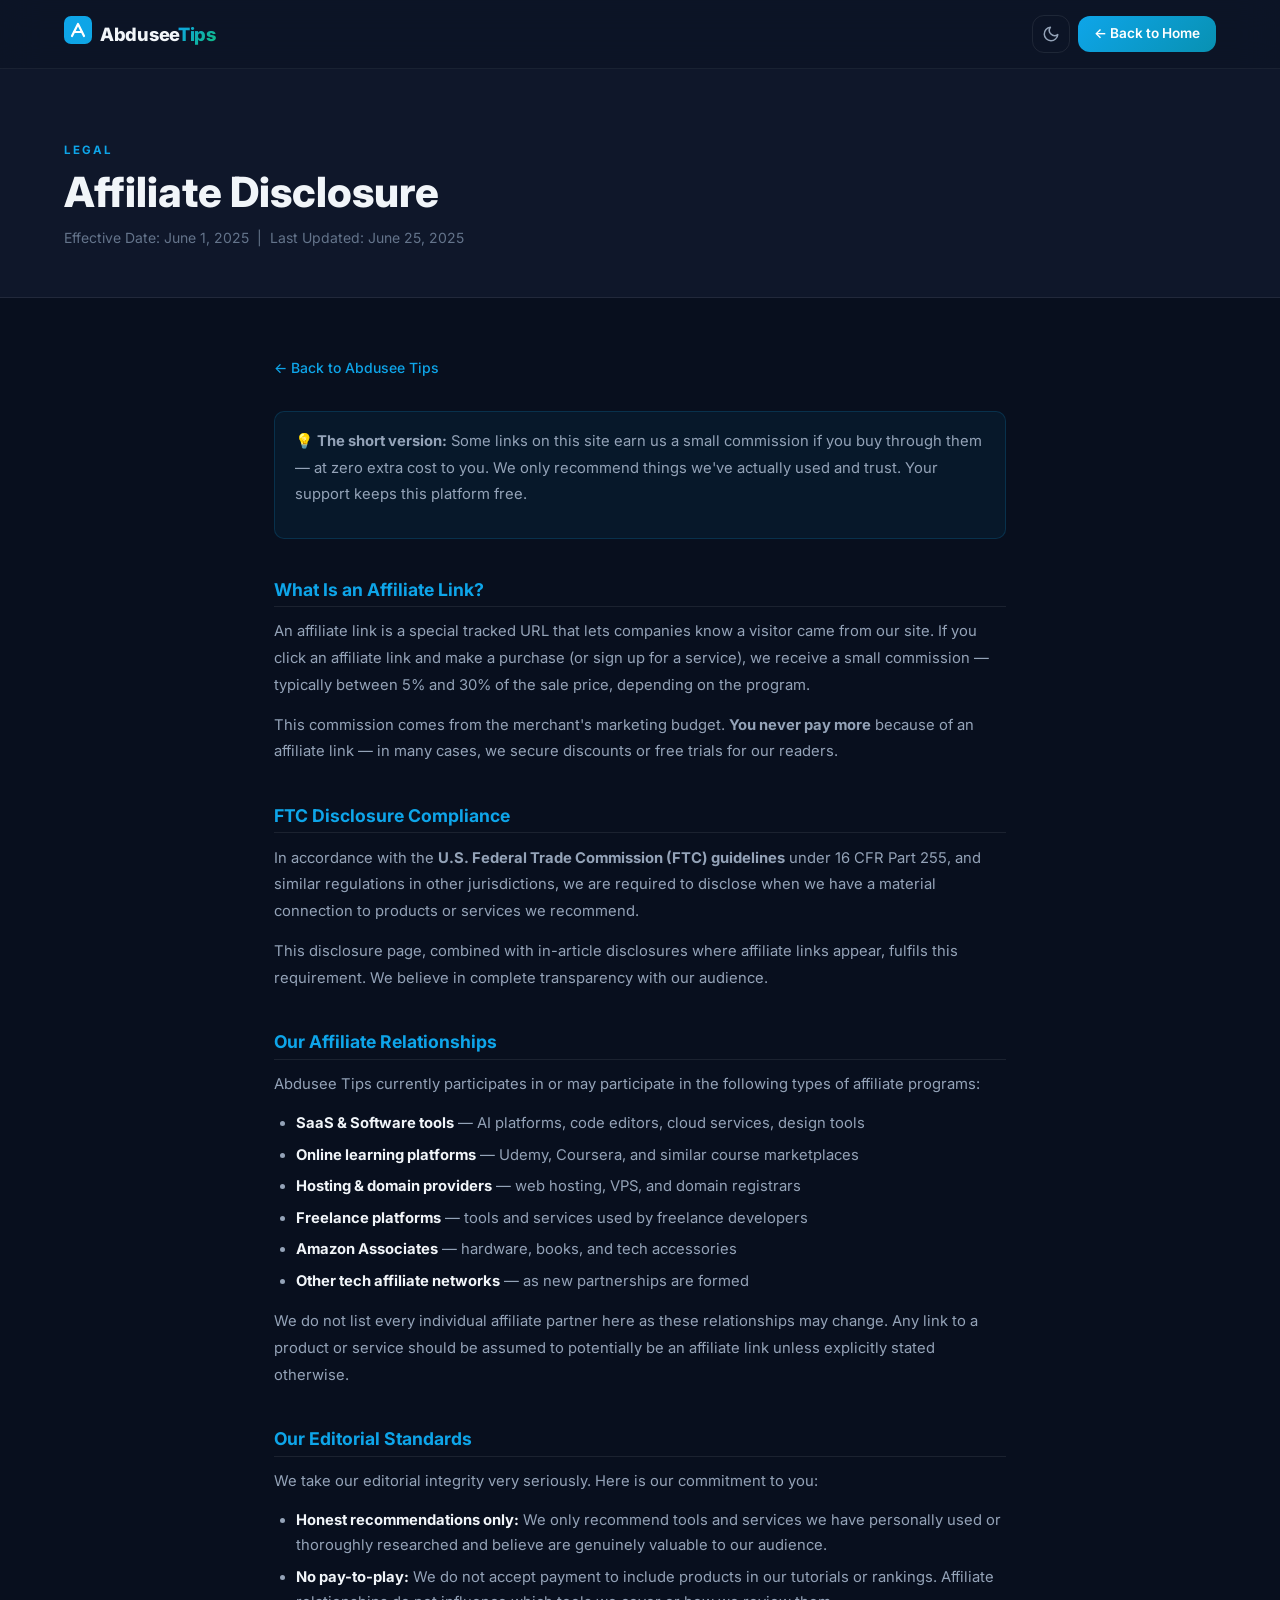
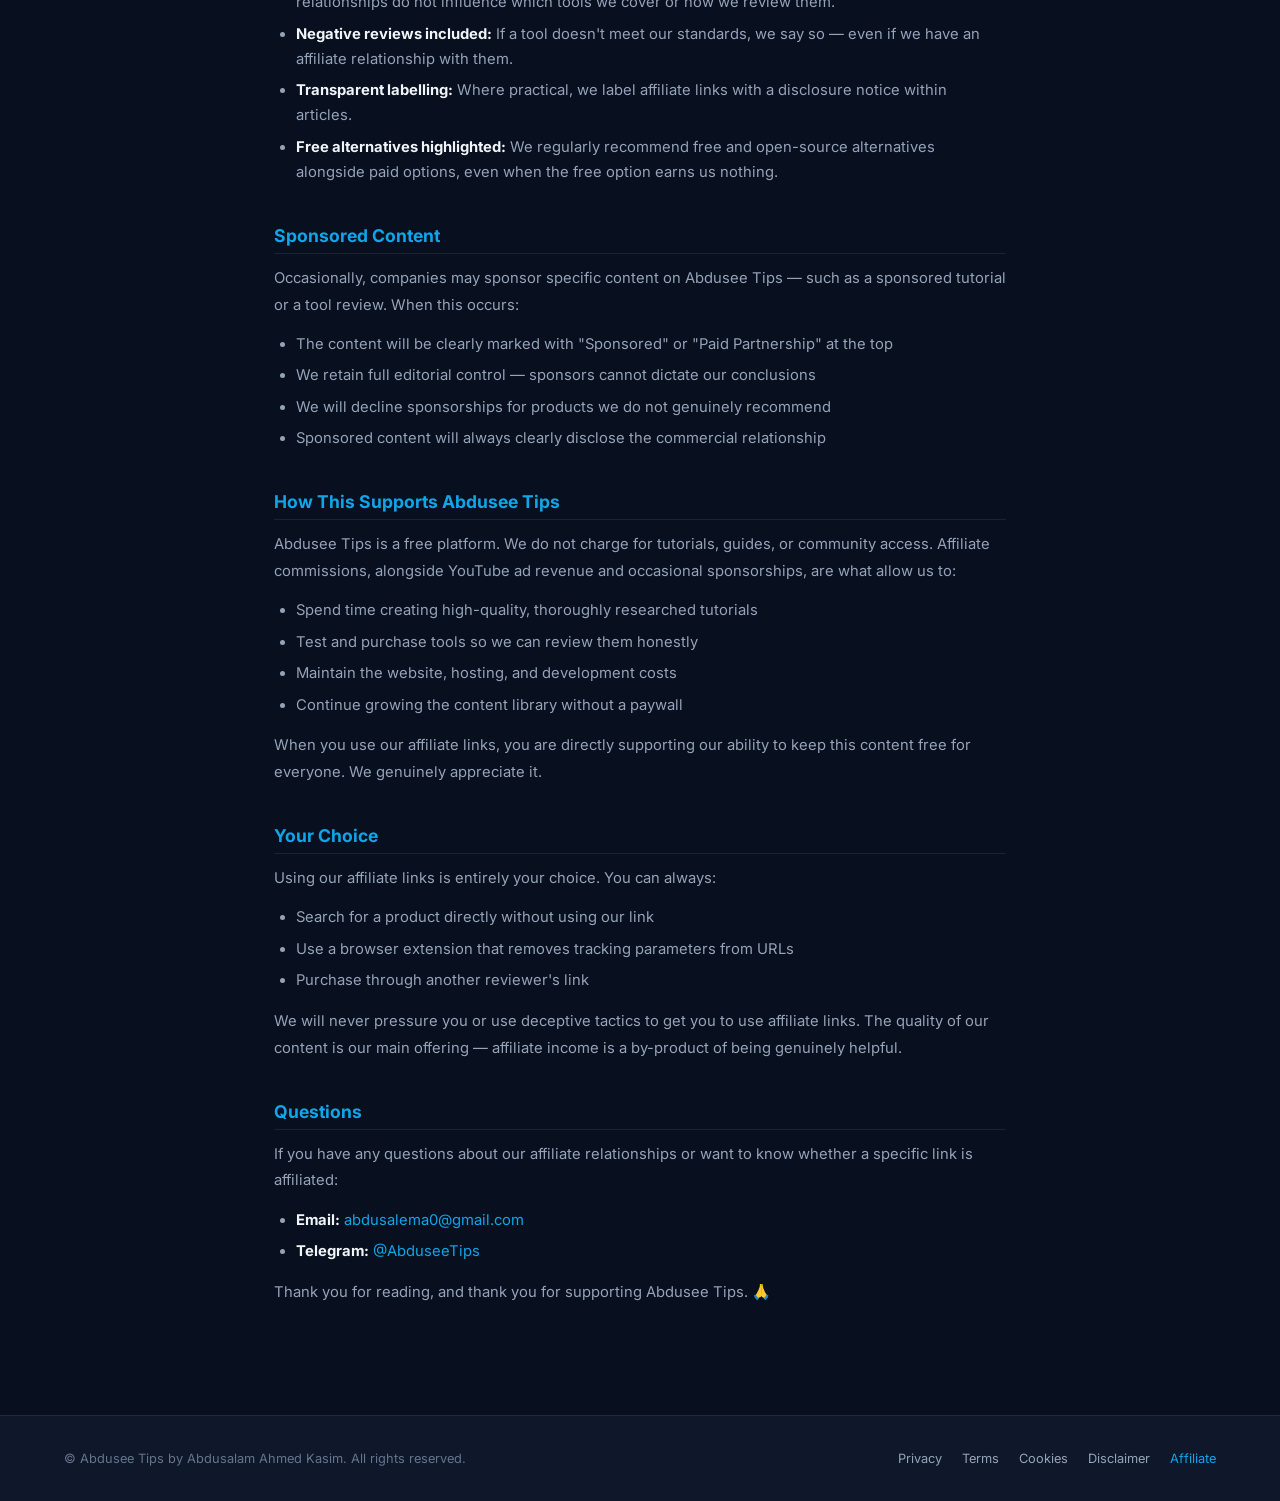
<file: affiliate.html>
<!DOCTYPE html>
<html lang="en" data-theme="dark">
<head>
  <meta charset="UTF-8" />
  <meta name="viewport" content="width=device-width, initial-scale=1.0" />
  <title>Affiliate Disclosure – Abdusee Tips</title>
  <meta name="description" content="Affiliate Disclosure for Abdusee Tips. Learn how we use affiliate links and how it supports our free content." />
  <meta name="robots" content="index, follow" />
  <link rel="canonical" href="https://abduseeTips.com/affiliate.html" />
  <link rel="manifest" href="manifest.json" />
  <link href="https://fonts.googleapis.com/css2?family=Inter:wght@300;400;500;600;700;800&display=swap" rel="stylesheet" />
  <link rel="stylesheet" href="style.css" />
  <link rel="stylesheet" href="legal.css" />
</head>
<body>

  <div id="scrollProgress" aria-hidden="true"></div>

  <header id="navbar" role="banner">
    <nav class="nav-container" aria-label="Main navigation">
      <a href="index.html" class="nav-logo" aria-label="Abdusee Tips – Home">
        <div class="logo-mark">
          <svg width="28" height="28" viewBox="0 0 28 28" fill="none"><rect width="28" height="28" rx="7" fill="url(#lg1)"/><path d="M8 20L14 8L20 20" stroke="white" stroke-width="2.2" stroke-linecap="round" stroke-linejoin="round"/><path d="M10 16H18" stroke="white" stroke-width="2.2" stroke-linecap="round"/><defs><linearGradient id="lg1" x1="0" y1="0" x2="28" y2="28"><stop offset="0%" stop-color="#0ea5e9"/><stop offset="100%" stop-color="#10b981"/></linearGradient></defs></svg>
        </div>
        <span class="logo-text">Abdusee<span class="logo-accent">Tips</span></span>
      </a>
      <div class="nav-actions">
        <button class="nav-icon-btn" id="themeToggle" aria-label="Toggle theme" aria-pressed="false">
          <svg class="icon-moon" width="18" height="18" viewBox="0 0 24 24" fill="none" stroke="currentColor" stroke-width="2" stroke-linecap="round" stroke-linejoin="round"><path d="M21 12.79A9 9 0 1 1 11.21 3 7 7 0 0 0 21 12.79z"/></svg>
          <svg class="icon-sun" width="18" height="18" viewBox="0 0 24 24" fill="none" stroke="currentColor" stroke-width="2" stroke-linecap="round" stroke-linejoin="round" style="display:none"><circle cx="12" cy="12" r="5"/><line x1="12" y1="1" x2="12" y2="3"/><line x1="12" y1="21" x2="12" y2="23"/><line x1="4.22" y1="4.22" x2="5.64" y2="5.64"/><line x1="18.36" y1="18.36" x2="19.78" y2="19.78"/><line x1="1" y1="12" x2="3" y2="12"/><line x1="21" y1="12" x2="23" y2="12"/><line x1="4.22" y1="19.78" x2="5.64" y2="18.36"/><line x1="18.36" y1="5.64" x2="19.78" y2="4.22"/></svg>
        </button>
        <a href="index.html" class="btn-primary" style="padding:.5rem 1rem;font-size:.85rem">← Back to Home</a>
      </div>
    </nav>
  </header>

  <main>
    <div class="legal-hero">
      <div class="container">
        <p class="legal-eyebrow">Legal</p>
        <h1>Affiliate Disclosure</h1>
        <p class="legal-meta">Effective Date: June 1, 2025 &nbsp;|&nbsp; Last Updated: June 25, 2025</p>
      </div>
    </div>

    <div class="legal-body container">
      <a href="index.html" class="back-link">← Back to Abdusee Tips</a>

      <div class="info-box">
        <p>💡 <strong>The short version:</strong> Some links on this site earn us a small commission if you buy through them — at zero extra cost to you. We only recommend things we've actually used and trust. Your support keeps this platform free.</p>
      </div>

      <h2 id="a1">What Is an Affiliate Link?</h2>
      <p>An affiliate link is a special tracked URL that lets companies know a visitor came from our site. If you click an affiliate link and make a purchase (or sign up for a service), we receive a small commission — typically between 5% and 30% of the sale price, depending on the program.</p>
      <p>This commission comes from the merchant's marketing budget. <strong>You never pay more</strong> because of an affiliate link — in many cases, we secure discounts or free trials for our readers.</p>

      <h2 id="a2">FTC Disclosure Compliance</h2>
      <p>In accordance with the <strong>U.S. Federal Trade Commission (FTC) guidelines</strong> under 16 CFR Part 255, and similar regulations in other jurisdictions, we are required to disclose when we have a material connection to products or services we recommend.</p>
      <p>This disclosure page, combined with in-article disclosures where affiliate links appear, fulfils this requirement. We believe in complete transparency with our audience.</p>

      <h2 id="a3">Our Affiliate Relationships</h2>
      <p>Abdusee Tips currently participates in or may participate in the following types of affiliate programs:</p>
      <ul>
        <li><strong>SaaS &amp; Software tools</strong> — AI platforms, code editors, cloud services, design tools</li>
        <li><strong>Online learning platforms</strong> — Udemy, Coursera, and similar course marketplaces</li>
        <li><strong>Hosting &amp; domain providers</strong> — web hosting, VPS, and domain registrars</li>
        <li><strong>Freelance platforms</strong> — tools and services used by freelance developers</li>
        <li><strong>Amazon Associates</strong> — hardware, books, and tech accessories</li>
        <li><strong>Other tech affiliate networks</strong> — as new partnerships are formed</li>
      </ul>
      <p>We do not list every individual affiliate partner here as these relationships may change. Any link to a product or service should be assumed to potentially be an affiliate link unless explicitly stated otherwise.</p>

      <h2 id="a4">Our Editorial Standards</h2>
      <p>We take our editorial integrity very seriously. Here is our commitment to you:</p>
      <ul>
        <li><strong>Honest recommendations only:</strong> We only recommend tools and services we have personally used or thoroughly researched and believe are genuinely valuable to our audience.</li>
        <li><strong>No pay-to-play:</strong> We do not accept payment to include products in our tutorials or rankings. Affiliate relationships do not influence which tools we cover or how we review them.</li>
        <li><strong>Negative reviews included:</strong> If a tool doesn't meet our standards, we say so — even if we have an affiliate relationship with them.</li>
        <li><strong>Transparent labelling:</strong> Where practical, we label affiliate links with a disclosure notice within articles.</li>
        <li><strong>Free alternatives highlighted:</strong> We regularly recommend free and open-source alternatives alongside paid options, even when the free option earns us nothing.</li>
      </ul>

      <h2 id="a5">Sponsored Content</h2>
      <p>Occasionally, companies may sponsor specific content on Abdusee Tips — such as a sponsored tutorial or a tool review. When this occurs:</p>
      <ul>
        <li>The content will be clearly marked with "Sponsored" or "Paid Partnership" at the top</li>
        <li>We retain full editorial control — sponsors cannot dictate our conclusions</li>
        <li>We will decline sponsorships for products we do not genuinely recommend</li>
        <li>Sponsored content will always clearly disclose the commercial relationship</li>
      </ul>

      <h2 id="a6">How This Supports Abdusee Tips</h2>
      <p>Abdusee Tips is a free platform. We do not charge for tutorials, guides, or community access. Affiliate commissions, alongside YouTube ad revenue and occasional sponsorships, are what allow us to:</p>
      <ul>
        <li>Spend time creating high-quality, thoroughly researched tutorials</li>
        <li>Test and purchase tools so we can review them honestly</li>
        <li>Maintain the website, hosting, and development costs</li>
        <li>Continue growing the content library without a paywall</li>
      </ul>
      <p>When you use our affiliate links, you are directly supporting our ability to keep this content free for everyone. We genuinely appreciate it.</p>

      <h2 id="a7">Your Choice</h2>
      <p>Using our affiliate links is entirely your choice. You can always:</p>
      <ul>
        <li>Search for a product directly without using our link</li>
        <li>Use a browser extension that removes tracking parameters from URLs</li>
        <li>Purchase through another reviewer's link</li>
      </ul>
      <p>We will never pressure you or use deceptive tactics to get you to use affiliate links. The quality of our content is our main offering — affiliate income is a by-product of being genuinely helpful.</p>

      <h2 id="a8">Questions</h2>
      <p>If you have any questions about our affiliate relationships or want to know whether a specific link is affiliated:</p>
      <ul>
        <li><strong>Email:</strong> <a href="mailto:abdusalema0@gmail.com">abdusalema0@gmail.com</a></li>
        <li><strong>Telegram:</strong> <a href="https://t.me/AbduseeTips" target="_blank" rel="noopener noreferrer">@AbduseeTips</a></li>
      </ul>
      <p>Thank you for reading, and thank you for supporting Abdusee Tips. 🙏</p>
    </div>
  </main>

  <footer class="site-footer" role="contentinfo">
    <div class="container">
      <div class="footer-legal-bar">
        <p>&copy; <span id="footerYear"></span> Abdusee Tips by Abdusalam Ahmed Kasim. All rights reserved.</p>
        <div class="footer-legal-links">
          <a href="privacy.html">Privacy</a>
          <a href="terms.html">Terms</a>
          <a href="cookies.html">Cookies</a>
          <a href="disclaimer.html">Disclaimer</a>
          <a href="affiliate.html" style="color:var(--accent)">Affiliate</a>
        </div>
      </div>
    </div>
  </footer>

  <button class="back-to-top" id="backToTop" aria-label="Back to top">
    <svg width="20" height="20" viewBox="0 0 24 24" fill="none" stroke="currentColor" stroke-width="2.5" stroke-linecap="round" stroke-linejoin="round" aria-hidden="true"><polyline points="18 15 12 9 6 15"/></svg>
  </button>

  <script src="script.js"></script>
</body>
</html>
</file>
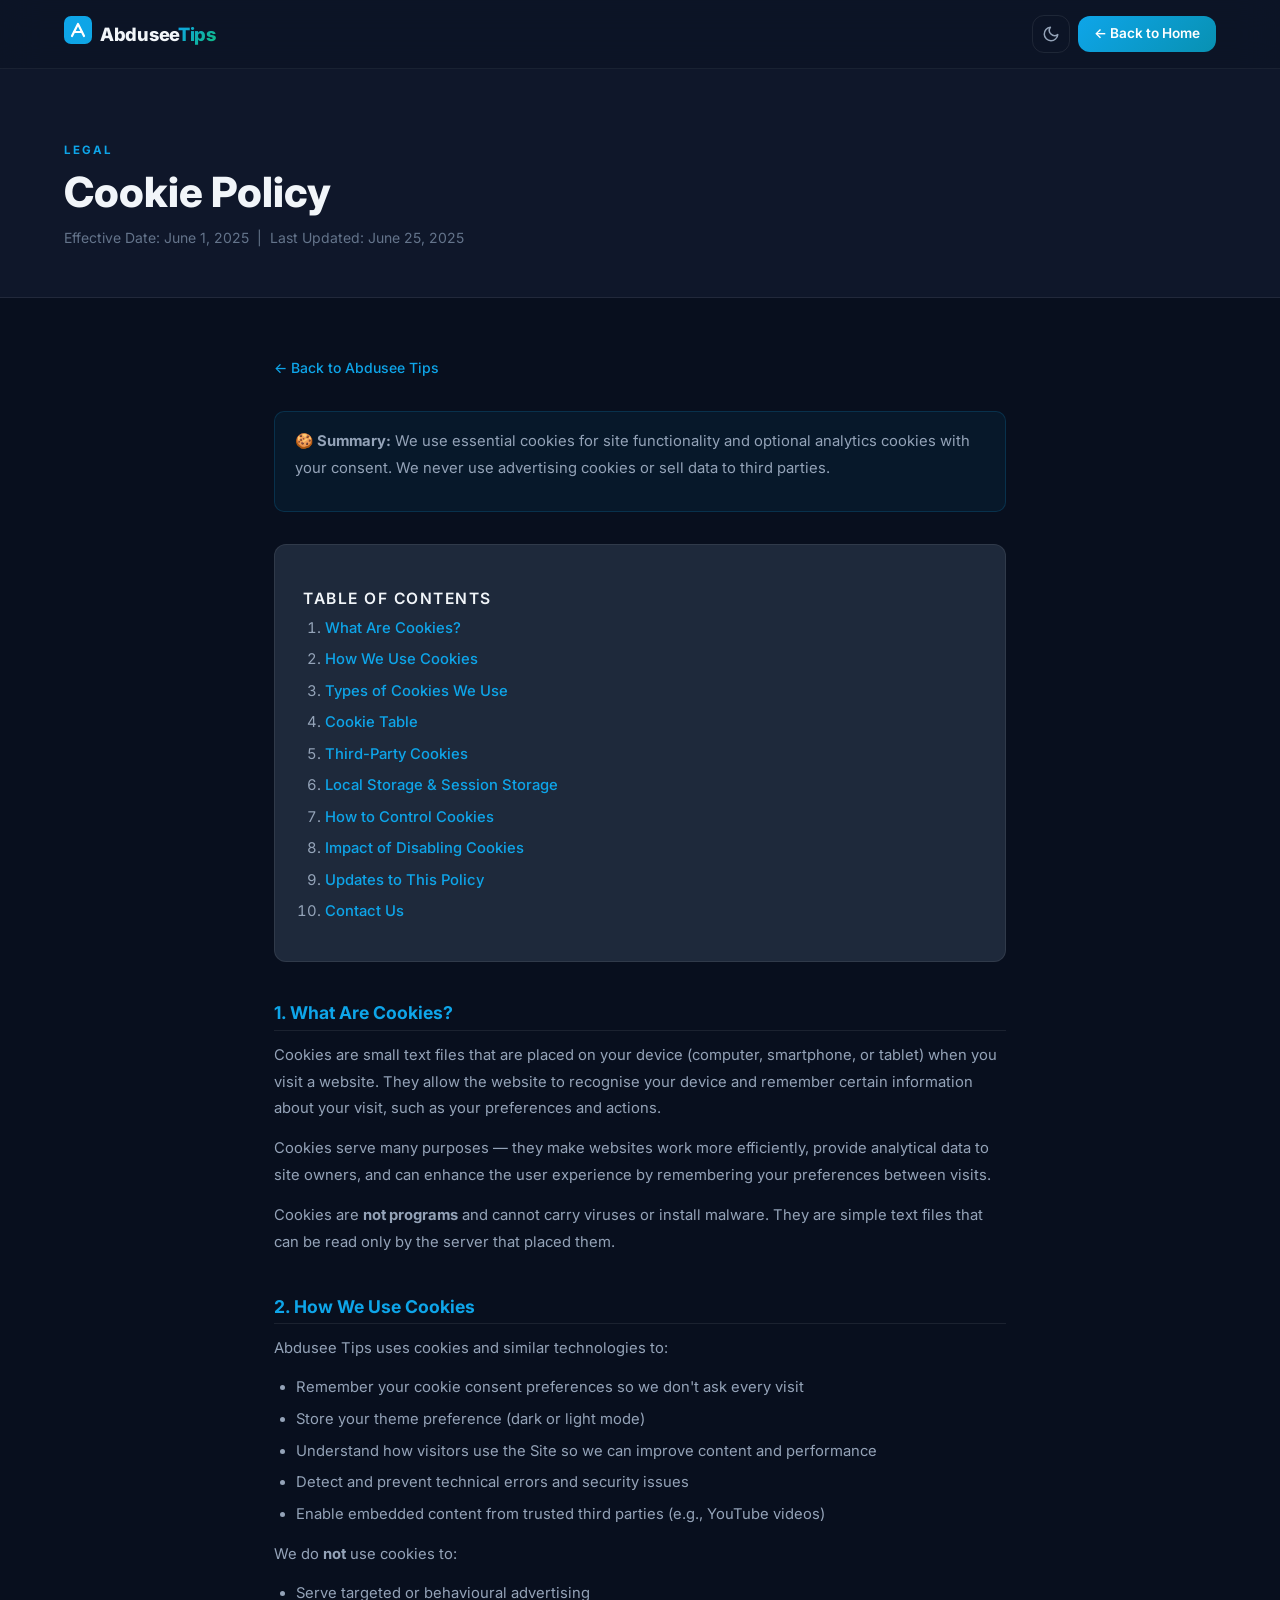
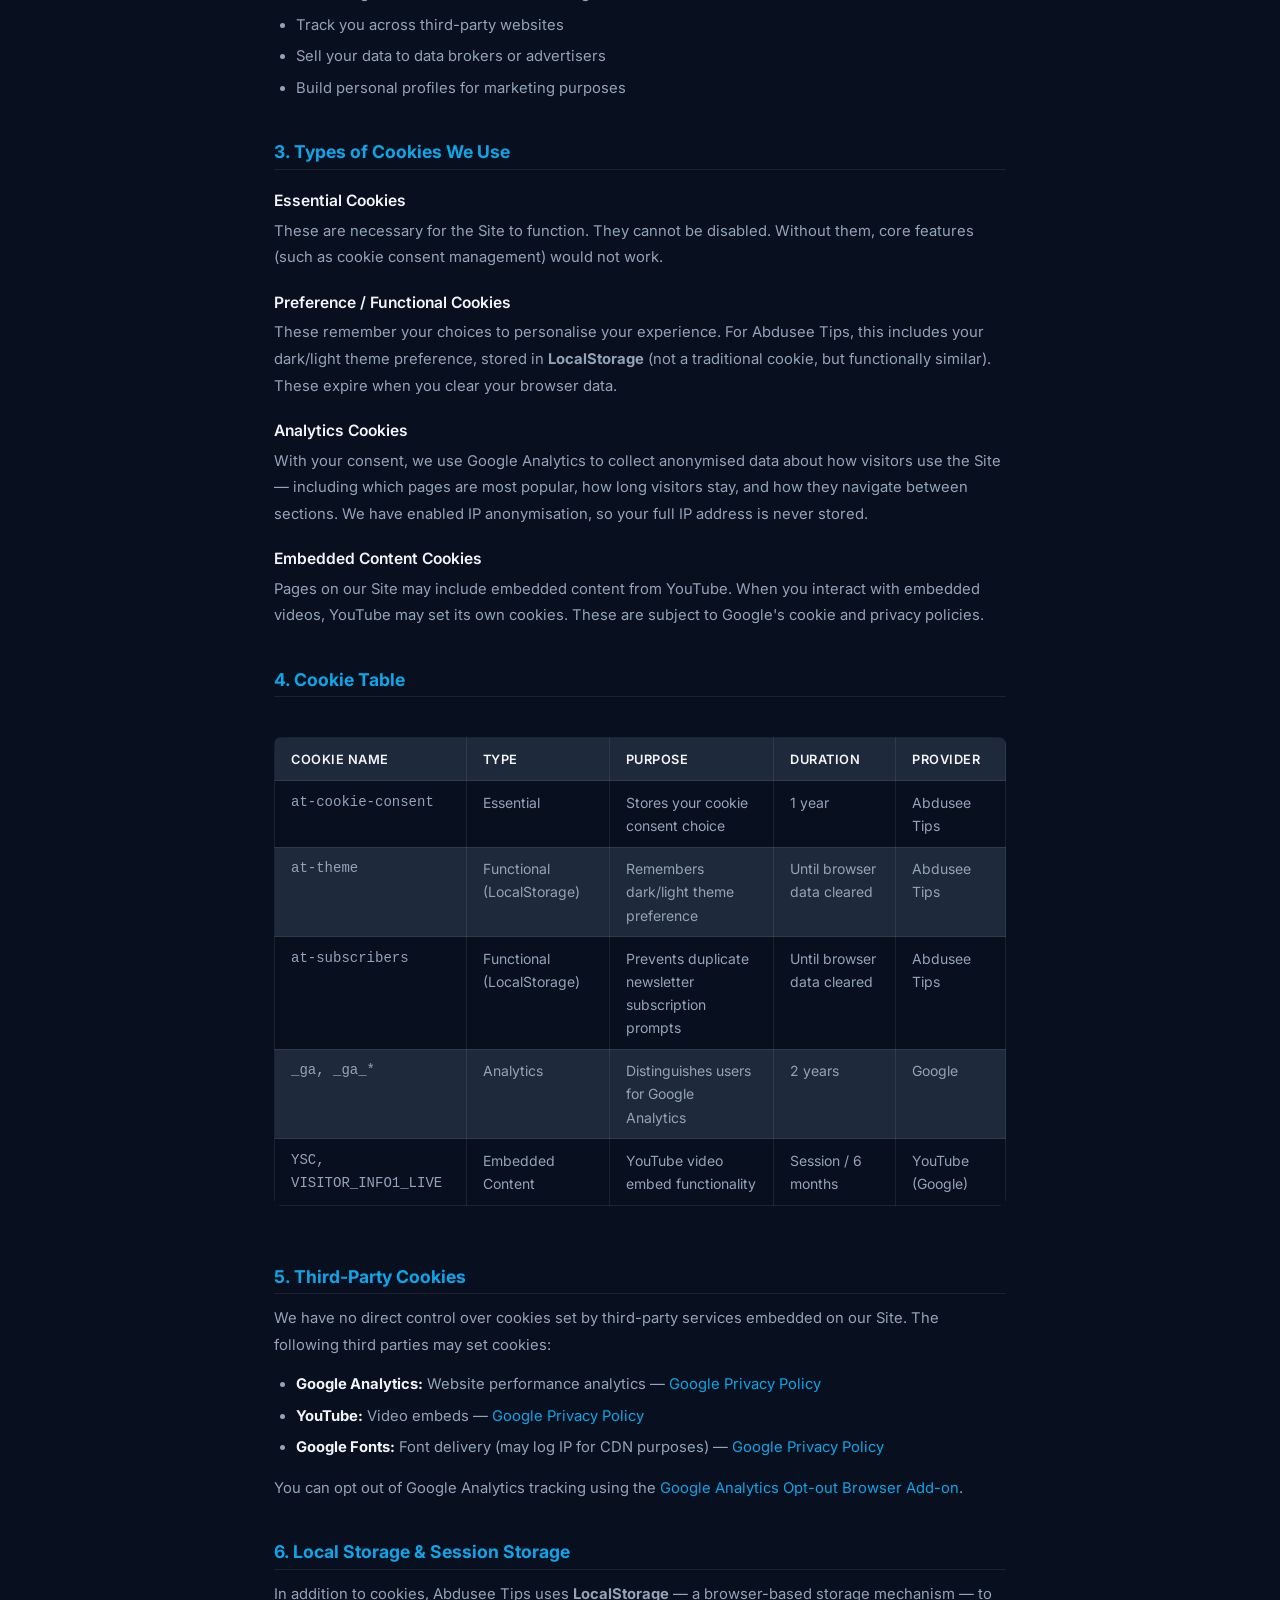
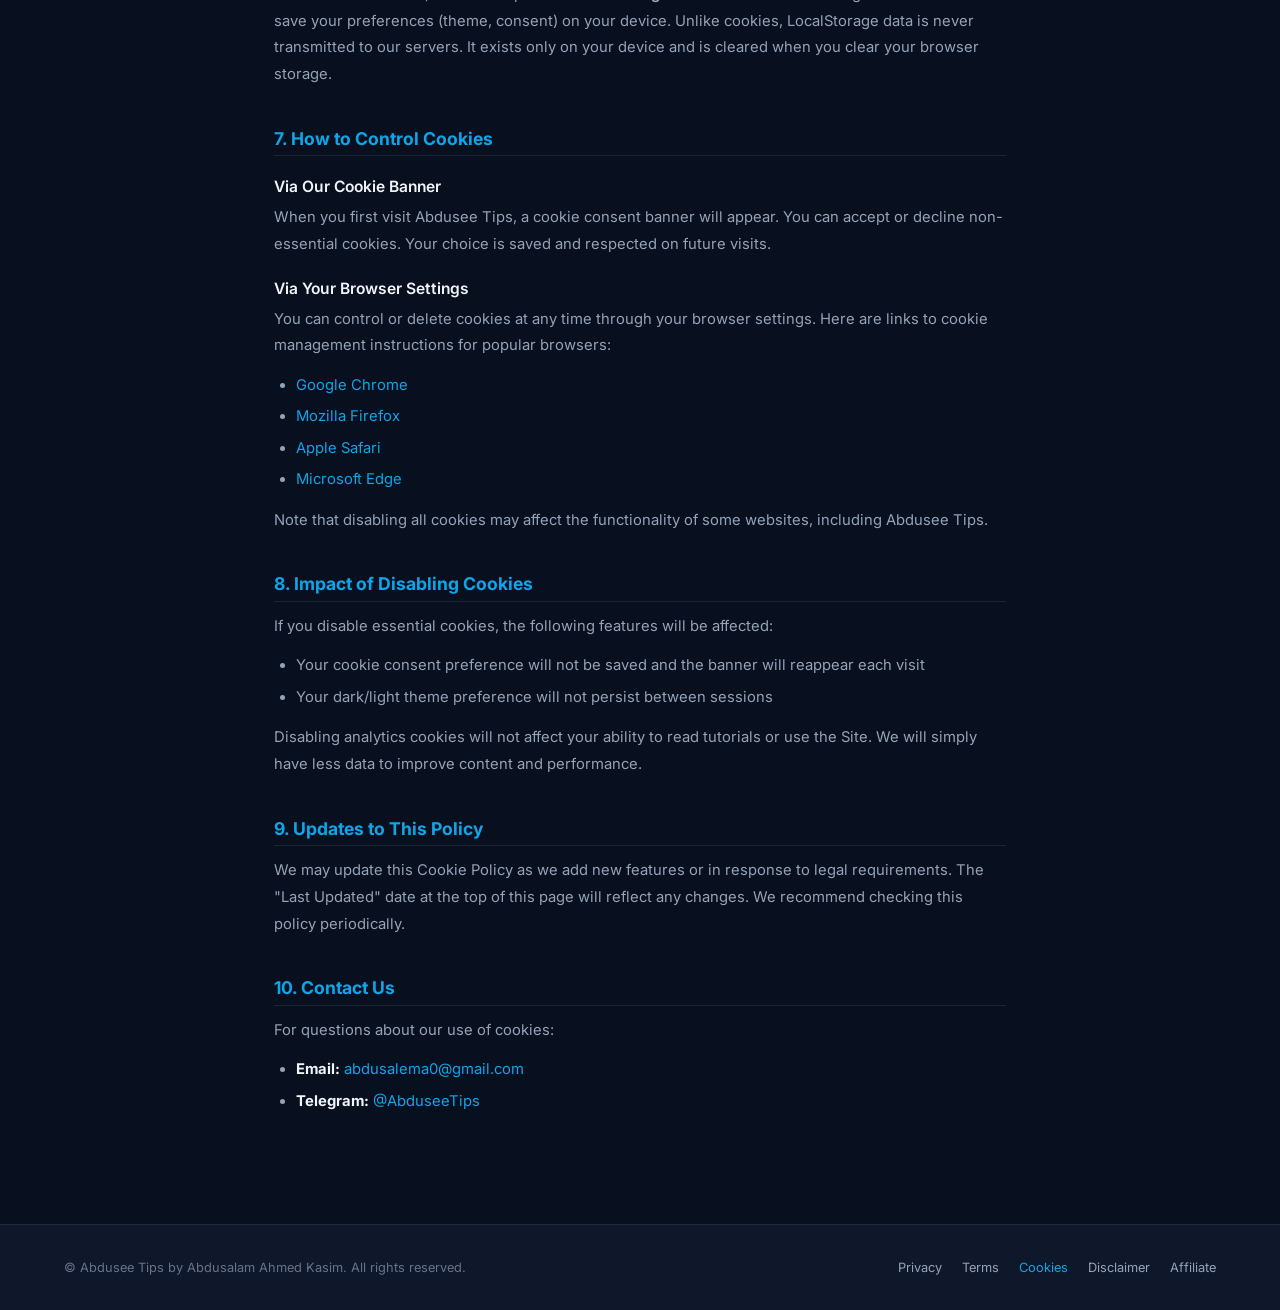
<file: cookies.html>
<!DOCTYPE html>
<html lang="en" data-theme="dark">
<head>
  <meta charset="UTF-8" />
  <meta name="viewport" content="width=device-width, initial-scale=1.0" />
  <title>Cookie Policy – Abdusee Tips</title>
  <meta name="description" content="Cookie Policy for Abdusee Tips. Learn what cookies we use, why, and how to control them." />
  <meta name="robots" content="index, follow" />
  <link rel="canonical" href="https://abduseeTips.com/cookies.html" />
  <link rel="manifest" href="manifest.json" />
  <link href="https://fonts.googleapis.com/css2?family=Inter:wght@300;400;500;600;700;800&display=swap" rel="stylesheet" />
  <link rel="stylesheet" href="style.css" />
  <link rel="stylesheet" href="legal.css" />
</head>
<body>

  <div id="scrollProgress" aria-hidden="true"></div>

  <header id="navbar" role="banner">
    <nav class="nav-container" aria-label="Main navigation">
      <a href="index.html" class="nav-logo" aria-label="Abdusee Tips – Home">
        <div class="logo-mark">
          <svg width="28" height="28" viewBox="0 0 28 28" fill="none"><rect width="28" height="28" rx="7" fill="url(#lg1)"/><path d="M8 20L14 8L20 20" stroke="white" stroke-width="2.2" stroke-linecap="round" stroke-linejoin="round"/><path d="M10 16H18" stroke="white" stroke-width="2.2" stroke-linecap="round"/><defs><linearGradient id="lg1" x1="0" y1="0" x2="28" y2="28"><stop offset="0%" stop-color="#0ea5e9"/><stop offset="100%" stop-color="#10b981"/></linearGradient></defs></svg>
        </div>
        <span class="logo-text">Abdusee<span class="logo-accent">Tips</span></span>
      </a>
      <div class="nav-actions">
        <button class="nav-icon-btn" id="themeToggle" aria-label="Toggle theme" aria-pressed="false">
          <svg class="icon-moon" width="18" height="18" viewBox="0 0 24 24" fill="none" stroke="currentColor" stroke-width="2" stroke-linecap="round" stroke-linejoin="round"><path d="M21 12.79A9 9 0 1 1 11.21 3 7 7 0 0 0 21 12.79z"/></svg>
          <svg class="icon-sun" width="18" height="18" viewBox="0 0 24 24" fill="none" stroke="currentColor" stroke-width="2" stroke-linecap="round" stroke-linejoin="round" style="display:none"><circle cx="12" cy="12" r="5"/><line x1="12" y1="1" x2="12" y2="3"/><line x1="12" y1="21" x2="12" y2="23"/><line x1="4.22" y1="4.22" x2="5.64" y2="5.64"/><line x1="18.36" y1="18.36" x2="19.78" y2="19.78"/><line x1="1" y1="12" x2="3" y2="12"/><line x1="21" y1="12" x2="23" y2="12"/><line x1="4.22" y1="19.78" x2="5.64" y2="18.36"/><line x1="18.36" y1="5.64" x2="19.78" y2="4.22"/></svg>
        </button>
        <a href="index.html" class="btn-primary" style="padding:.5rem 1rem;font-size:.85rem">← Back to Home</a>
      </div>
    </nav>
  </header>

  <main>
    <div class="legal-hero">
      <div class="container">
        <p class="legal-eyebrow">Legal</p>
        <h1>Cookie Policy</h1>
        <p class="legal-meta">Effective Date: June 1, 2025 &nbsp;|&nbsp; Last Updated: June 25, 2025</p>
      </div>
    </div>

    <div class="legal-body container">
      <a href="index.html" class="back-link">← Back to Abdusee Tips</a>

      <div class="info-box">
        <p>🍪 <strong>Summary:</strong> We use essential cookies for site functionality and optional analytics cookies with your consent. We never use advertising cookies or sell data to third parties.</p>
      </div>

      <nav class="legal-toc" aria-label="Table of contents">
        <h3>Table of Contents</h3>
        <ol>
          <li><a href="#c1">What Are Cookies?</a></li>
          <li><a href="#c2">How We Use Cookies</a></li>
          <li><a href="#c3">Types of Cookies We Use</a></li>
          <li><a href="#c4">Cookie Table</a></li>
          <li><a href="#c5">Third-Party Cookies</a></li>
          <li><a href="#c6">Local Storage &amp; Session Storage</a></li>
          <li><a href="#c7">How to Control Cookies</a></li>
          <li><a href="#c8">Impact of Disabling Cookies</a></li>
          <li><a href="#c9">Updates to This Policy</a></li>
          <li><a href="#c10">Contact Us</a></li>
        </ol>
      </nav>

      <h2 id="c1">1. What Are Cookies?</h2>
      <p>Cookies are small text files that are placed on your device (computer, smartphone, or tablet) when you visit a website. They allow the website to recognise your device and remember certain information about your visit, such as your preferences and actions.</p>
      <p>Cookies serve many purposes — they make websites work more efficiently, provide analytical data to site owners, and can enhance the user experience by remembering your preferences between visits.</p>
      <p>Cookies are <strong>not programs</strong> and cannot carry viruses or install malware. They are simple text files that can be read only by the server that placed them.</p>

      <h2 id="c2">2. How We Use Cookies</h2>
      <p>Abdusee Tips uses cookies and similar technologies to:</p>
      <ul>
        <li>Remember your cookie consent preferences so we don't ask every visit</li>
        <li>Store your theme preference (dark or light mode)</li>
        <li>Understand how visitors use the Site so we can improve content and performance</li>
        <li>Detect and prevent technical errors and security issues</li>
        <li>Enable embedded content from trusted third parties (e.g., YouTube videos)</li>
      </ul>
      <p>We do <strong>not</strong> use cookies to:</p>
      <ul>
        <li>Serve targeted or behavioural advertising</li>
        <li>Track you across third-party websites</li>
        <li>Sell your data to data brokers or advertisers</li>
        <li>Build personal profiles for marketing purposes</li>
      </ul>

      <h2 id="c3">3. Types of Cookies We Use</h2>
      <h3>Essential Cookies</h3>
      <p>These are necessary for the Site to function. They cannot be disabled. Without them, core features (such as cookie consent management) would not work.</p>

      <h3>Preference / Functional Cookies</h3>
      <p>These remember your choices to personalise your experience. For Abdusee Tips, this includes your dark/light theme preference, stored in <strong>LocalStorage</strong> (not a traditional cookie, but functionally similar). These expire when you clear your browser data.</p>

      <h3>Analytics Cookies</h3>
      <p>With your consent, we use Google Analytics to collect anonymised data about how visitors use the Site — including which pages are most popular, how long visitors stay, and how they navigate between sections. We have enabled IP anonymisation, so your full IP address is never stored.</p>

      <h3>Embedded Content Cookies</h3>
      <p>Pages on our Site may include embedded content from YouTube. When you interact with embedded videos, YouTube may set its own cookies. These are subject to Google's cookie and privacy policies.</p>

      <h2 id="c4">4. Cookie Table</h2>
      <div style="overflow-x:auto;margin:1.25rem 0">
        <table style="width:100%;border-collapse:collapse;font-size:.875rem">
          <thead>
            <tr style="background:var(--bg-3)">
              <th style="padding:.65rem 1rem;text-align:left;border:1px solid var(--border);color:var(--text);font-weight:600">Cookie Name</th>
              <th style="padding:.65rem 1rem;text-align:left;border:1px solid var(--border);color:var(--text);font-weight:600">Type</th>
              <th style="padding:.65rem 1rem;text-align:left;border:1px solid var(--border);color:var(--text);font-weight:600">Purpose</th>
              <th style="padding:.65rem 1rem;text-align:left;border:1px solid var(--border);color:var(--text);font-weight:600">Duration</th>
              <th style="padding:.65rem 1rem;text-align:left;border:1px solid var(--border);color:var(--text);font-weight:600">Provider</th>
            </tr>
          </thead>
          <tbody>
            <tr>
              <td style="padding:.6rem 1rem;border:1px solid var(--border);color:var(--text-2);font-family:monospace">at-cookie-consent</td>
              <td style="padding:.6rem 1rem;border:1px solid var(--border);color:var(--text-2)">Essential</td>
              <td style="padding:.6rem 1rem;border:1px solid var(--border);color:var(--text-2)">Stores your cookie consent choice</td>
              <td style="padding:.6rem 1rem;border:1px solid var(--border);color:var(--text-2)">1 year</td>
              <td style="padding:.6rem 1rem;border:1px solid var(--border);color:var(--text-2)">Abdusee Tips</td>
            </tr>
            <tr style="background:var(--bg-3)">
              <td style="padding:.6rem 1rem;border:1px solid var(--border);color:var(--text-2);font-family:monospace">at-theme</td>
              <td style="padding:.6rem 1rem;border:1px solid var(--border);color:var(--text-2)">Functional (LocalStorage)</td>
              <td style="padding:.6rem 1rem;border:1px solid var(--border);color:var(--text-2)">Remembers dark/light theme preference</td>
              <td style="padding:.6rem 1rem;border:1px solid var(--border);color:var(--text-2)">Until browser data cleared</td>
              <td style="padding:.6rem 1rem;border:1px solid var(--border);color:var(--text-2)">Abdusee Tips</td>
            </tr>
            <tr>
              <td style="padding:.6rem 1rem;border:1px solid var(--border);color:var(--text-2);font-family:monospace">at-subscribers</td>
              <td style="padding:.6rem 1rem;border:1px solid var(--border);color:var(--text-2)">Functional (LocalStorage)</td>
              <td style="padding:.6rem 1rem;border:1px solid var(--border);color:var(--text-2)">Prevents duplicate newsletter subscription prompts</td>
              <td style="padding:.6rem 1rem;border:1px solid var(--border);color:var(--text-2)">Until browser data cleared</td>
              <td style="padding:.6rem 1rem;border:1px solid var(--border);color:var(--text-2)">Abdusee Tips</td>
            </tr>
            <tr style="background:var(--bg-3)">
              <td style="padding:.6rem 1rem;border:1px solid var(--border);color:var(--text-2);font-family:monospace">_ga, _ga_*</td>
              <td style="padding:.6rem 1rem;border:1px solid var(--border);color:var(--text-2)">Analytics</td>
              <td style="padding:.6rem 1rem;border:1px solid var(--border);color:var(--text-2)">Distinguishes users for Google Analytics</td>
              <td style="padding:.6rem 1rem;border:1px solid var(--border);color:var(--text-2)">2 years</td>
              <td style="padding:.6rem 1rem;border:1px solid var(--border);color:var(--text-2)">Google</td>
            </tr>
            <tr>
              <td style="padding:.6rem 1rem;border:1px solid var(--border);color:var(--text-2);font-family:monospace">YSC, VISITOR_INFO1_LIVE</td>
              <td style="padding:.6rem 1rem;border:1px solid var(--border);color:var(--text-2)">Embedded Content</td>
              <td style="padding:.6rem 1rem;border:1px solid var(--border);color:var(--text-2)">YouTube video embed functionality</td>
              <td style="padding:.6rem 1rem;border:1px solid var(--border);color:var(--text-2)">Session / 6 months</td>
              <td style="padding:.6rem 1rem;border:1px solid var(--border);color:var(--text-2)">YouTube (Google)</td>
            </tr>
          </tbody>
        </table>
      </div>

      <h2 id="c5">5. Third-Party Cookies</h2>
      <p>We have no direct control over cookies set by third-party services embedded on our Site. The following third parties may set cookies:</p>
      <ul>
        <li><strong>Google Analytics:</strong> Website performance analytics — <a href="https://policies.google.com/privacy" target="_blank" rel="noopener noreferrer">Google Privacy Policy</a></li>
        <li><strong>YouTube:</strong> Video embeds — <a href="https://policies.google.com/privacy" target="_blank" rel="noopener noreferrer">Google Privacy Policy</a></li>
        <li><strong>Google Fonts:</strong> Font delivery (may log IP for CDN purposes) — <a href="https://policies.google.com/privacy" target="_blank" rel="noopener noreferrer">Google Privacy Policy</a></li>
      </ul>
      <p>You can opt out of Google Analytics tracking using the <a href="https://tools.google.com/dlpage/gaoptout" target="_blank" rel="noopener noreferrer">Google Analytics Opt-out Browser Add-on</a>.</p>

      <h2 id="c6">6. Local Storage &amp; Session Storage</h2>
      <p>In addition to cookies, Abdusee Tips uses <strong>LocalStorage</strong> — a browser-based storage mechanism — to save your preferences (theme, consent) on your device. Unlike cookies, LocalStorage data is never transmitted to our servers. It exists only on your device and is cleared when you clear your browser storage.</p>

      <h2 id="c7">7. How to Control Cookies</h2>
      <h3>Via Our Cookie Banner</h3>
      <p>When you first visit Abdusee Tips, a cookie consent banner will appear. You can accept or decline non-essential cookies. Your choice is saved and respected on future visits.</p>

      <h3>Via Your Browser Settings</h3>
      <p>You can control or delete cookies at any time through your browser settings. Here are links to cookie management instructions for popular browsers:</p>
      <ul>
        <li><a href="https://support.google.com/chrome/answer/95647" target="_blank" rel="noopener noreferrer">Google Chrome</a></li>
        <li><a href="https://support.mozilla.org/en-US/kb/enhanced-tracking-protection-firefox-desktop" target="_blank" rel="noopener noreferrer">Mozilla Firefox</a></li>
        <li><a href="https://support.apple.com/guide/safari/manage-cookies-sfri11471/mac" target="_blank" rel="noopener noreferrer">Apple Safari</a></li>
        <li><a href="https://support.microsoft.com/en-us/microsoft-edge/delete-cookies-in-microsoft-edge-63947406-40ac-c3b8-57b9-2a946a29ae09" target="_blank" rel="noopener noreferrer">Microsoft Edge</a></li>
      </ul>
      <p>Note that disabling all cookies may affect the functionality of some websites, including Abdusee Tips.</p>

      <h2 id="c8">8. Impact of Disabling Cookies</h2>
      <p>If you disable essential cookies, the following features will be affected:</p>
      <ul>
        <li>Your cookie consent preference will not be saved and the banner will reappear each visit</li>
        <li>Your dark/light theme preference will not persist between sessions</li>
      </ul>
      <p>Disabling analytics cookies will not affect your ability to read tutorials or use the Site. We will simply have less data to improve content and performance.</p>

      <h2 id="c9">9. Updates to This Policy</h2>
      <p>We may update this Cookie Policy as we add new features or in response to legal requirements. The "Last Updated" date at the top of this page will reflect any changes. We recommend checking this policy periodically.</p>

      <h2 id="c10">10. Contact Us</h2>
      <p>For questions about our use of cookies:</p>
      <ul>
        <li><strong>Email:</strong> <a href="mailto:abdusalema0@gmail.com">abdusalema0@gmail.com</a></li>
        <li><strong>Telegram:</strong> <a href="https://t.me/AbduseeTips" target="_blank" rel="noopener noreferrer">@AbduseeTips</a></li>
      </ul>
    </div>
  </main>

  <footer class="site-footer" role="contentinfo">
    <div class="container">
      <div class="footer-legal-bar">
        <p>&copy; <span id="footerYear"></span> Abdusee Tips by Abdusalam Ahmed Kasim. All rights reserved.</p>
        <div class="footer-legal-links">
          <a href="privacy.html">Privacy</a>
          <a href="terms.html">Terms</a>
          <a href="cookies.html" style="color:var(--accent)">Cookies</a>
          <a href="disclaimer.html">Disclaimer</a>
          <a href="affiliate.html">Affiliate</a>
        </div>
      </div>
    </div>
  </footer>

  <button class="back-to-top" id="backToTop" aria-label="Back to top">
    <svg width="20" height="20" viewBox="0 0 24 24" fill="none" stroke="currentColor" stroke-width="2.5" stroke-linecap="round" stroke-linejoin="round" aria-hidden="true"><polyline points="18 15 12 9 6 15"/></svg>
  </button>

  <script src="script.js"></script>
</body>
</html>
</file>
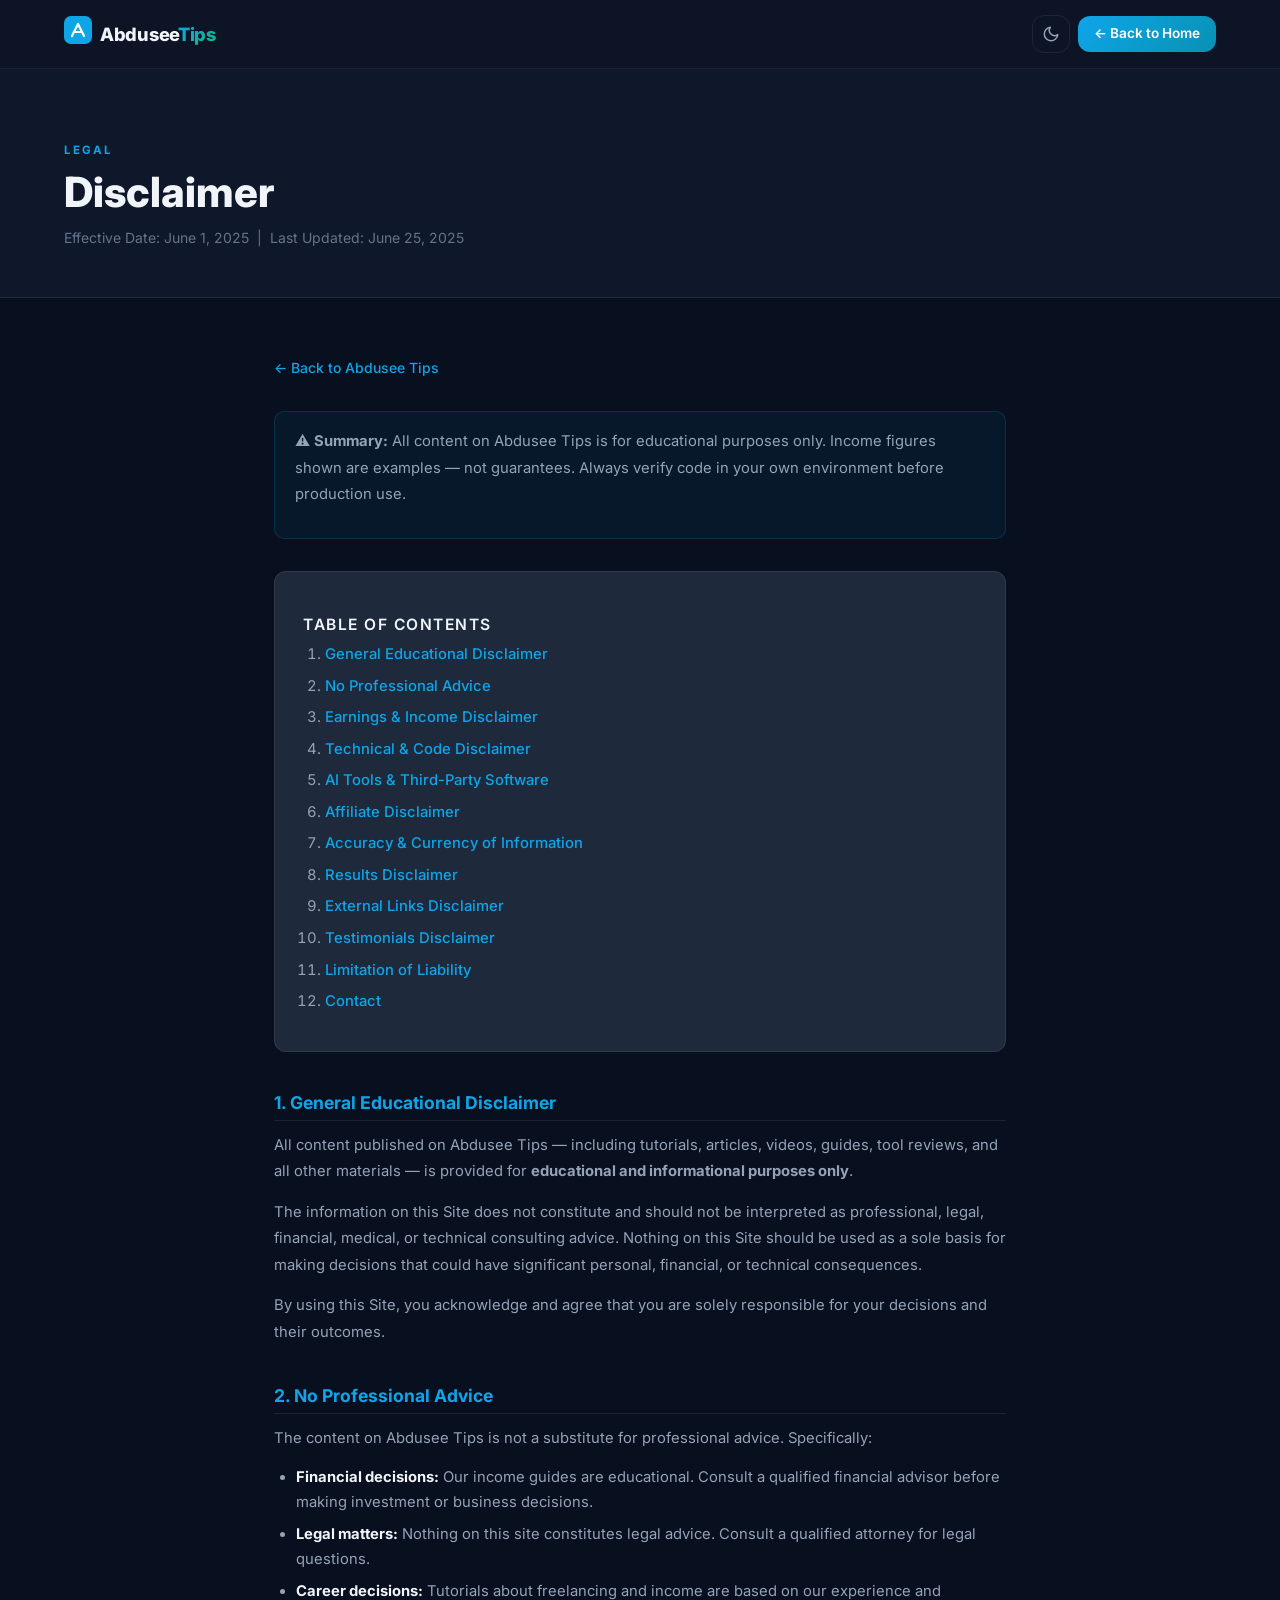
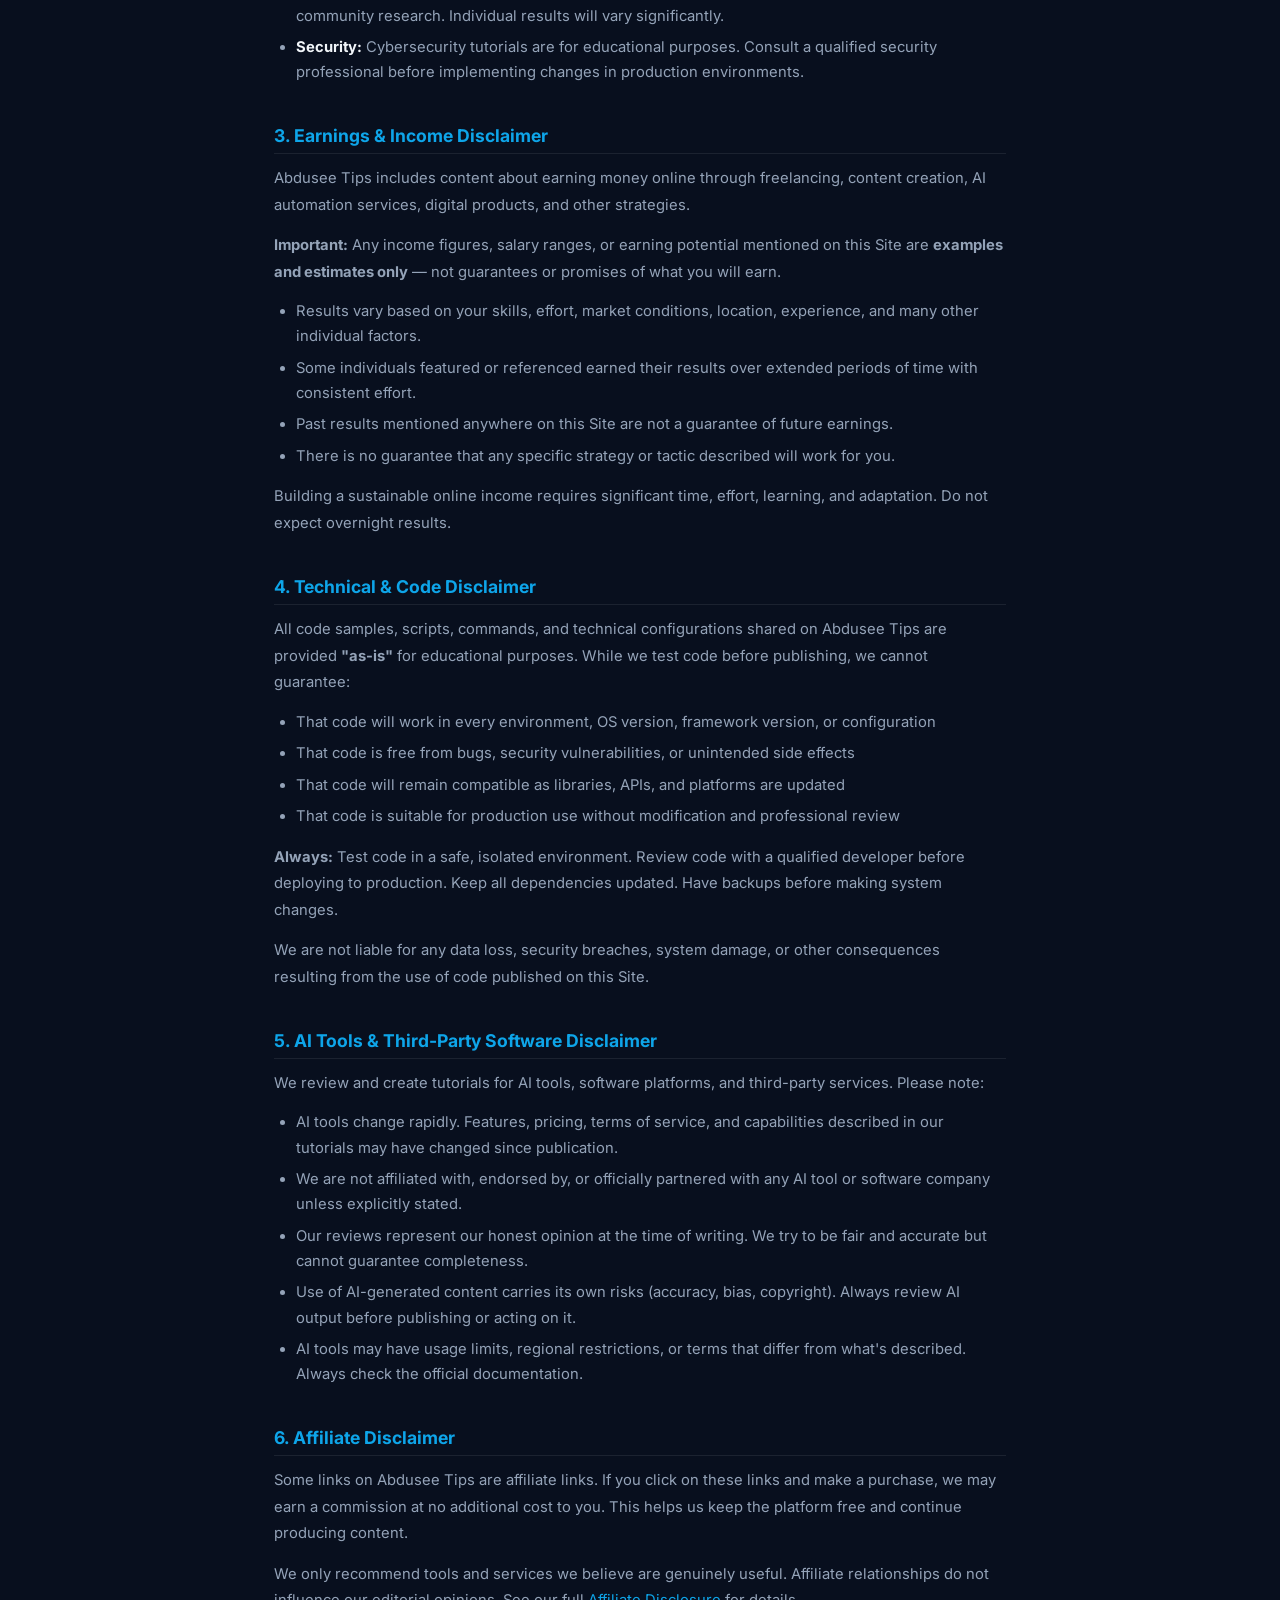
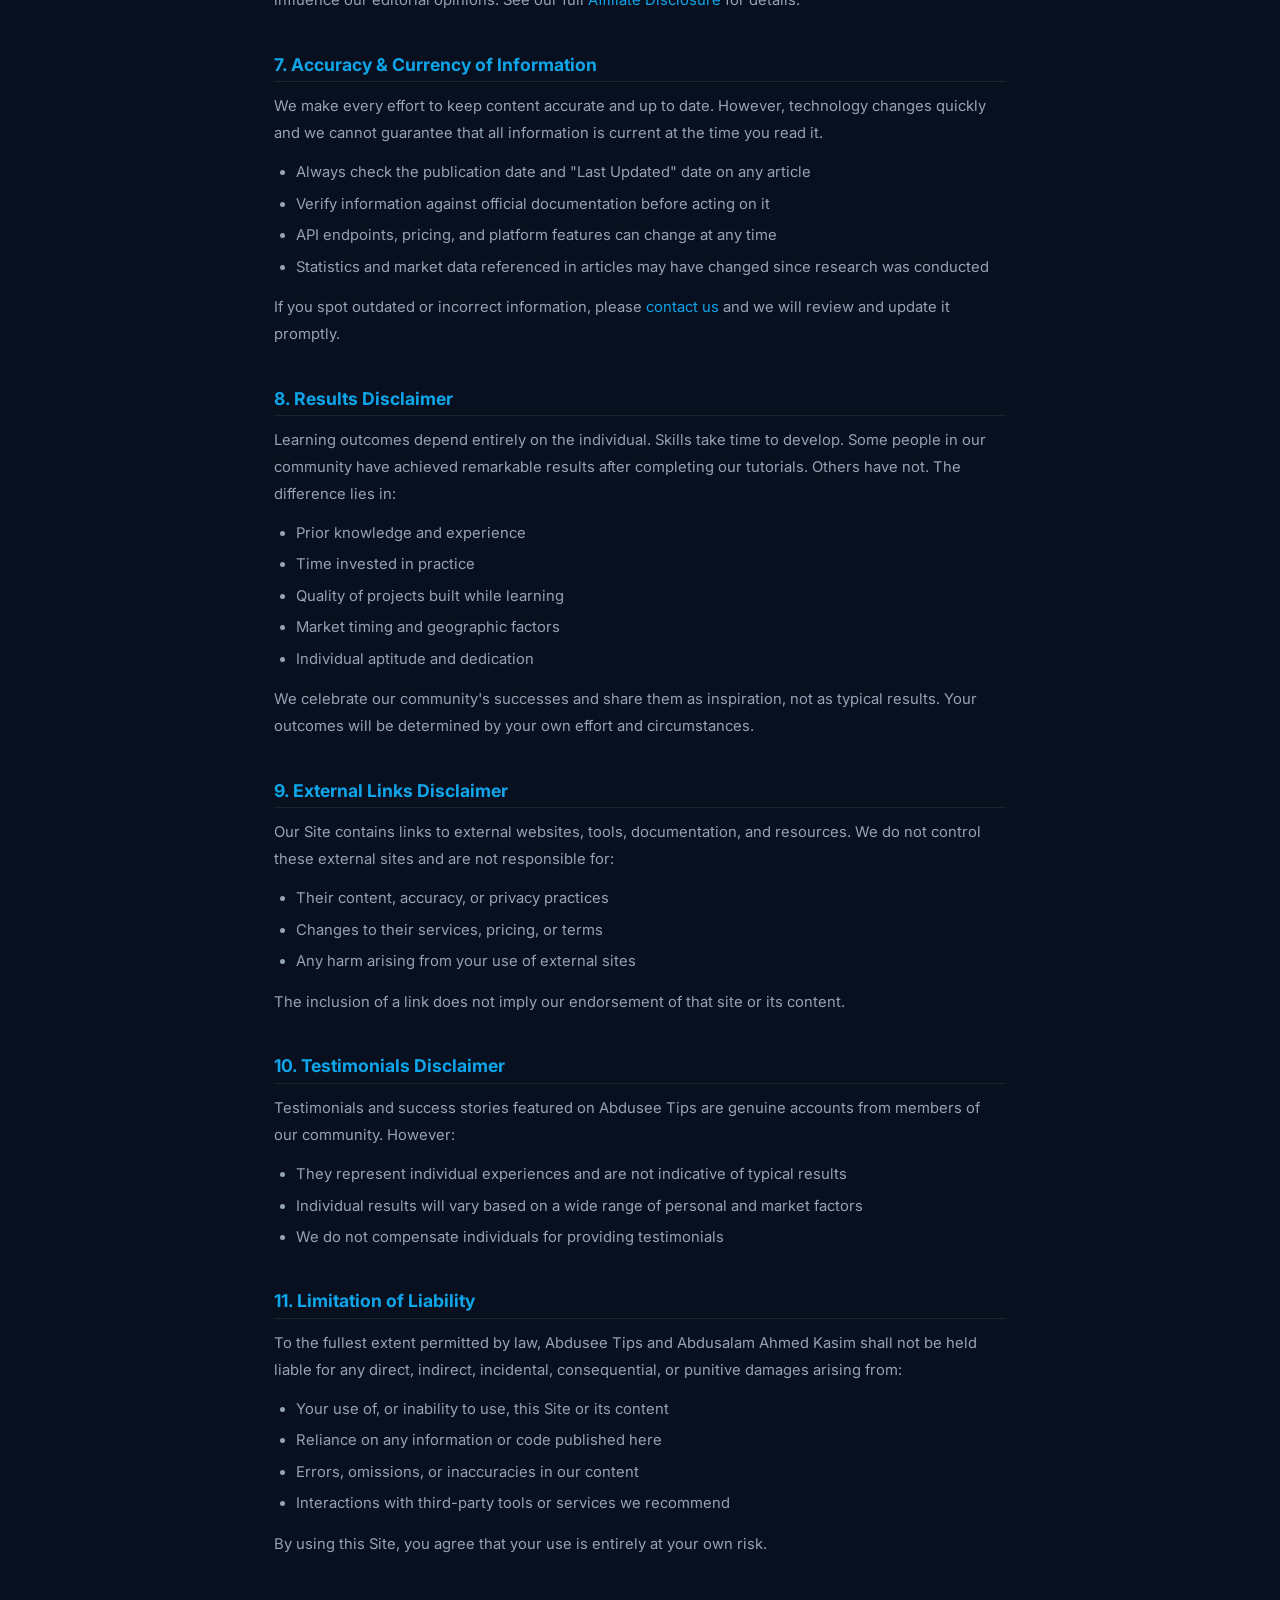
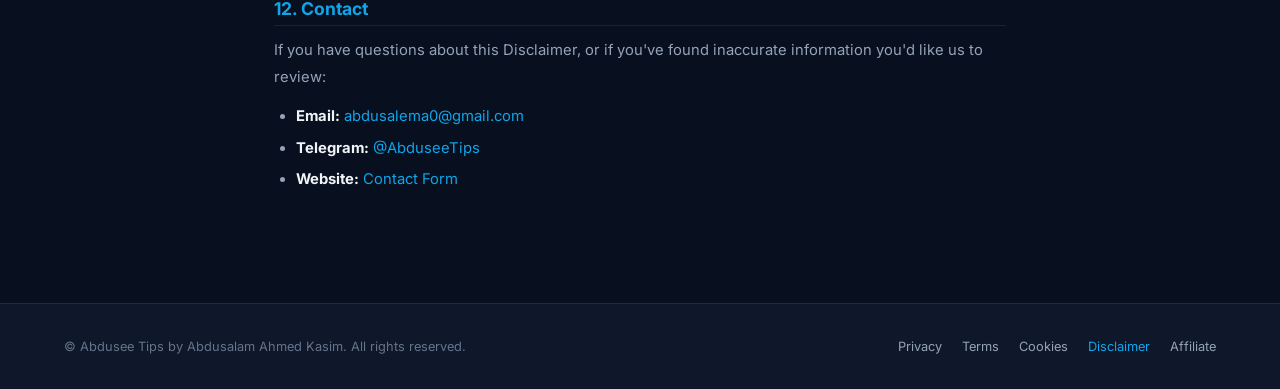
<file: disclaimer.html>
<!DOCTYPE html>
<html lang="en" data-theme="dark">
<head>
  <meta charset="UTF-8" />
  <meta name="viewport" content="width=device-width, initial-scale=1.0" />
  <title>Disclaimer – Abdusee Tips</title>
  <meta name="description" content="Disclaimer for Abdusee Tips. All content is for educational purposes. Earnings claims are not guaranteed." />
  <meta name="robots" content="index, follow" />
  <link rel="canonical" href="https://abduseeTips.com/disclaimer.html" />
  <link rel="manifest" href="manifest.json" />
  <link href="https://fonts.googleapis.com/css2?family=Inter:wght@300;400;500;600;700;800&display=swap" rel="stylesheet" />
  <link rel="stylesheet" href="style.css" />
  <link rel="stylesheet" href="legal.css" />
</head>
<body>

  <div id="scrollProgress" aria-hidden="true"></div>

  <header id="navbar" role="banner">
    <nav class="nav-container" aria-label="Main navigation">
      <a href="index.html" class="nav-logo" aria-label="Abdusee Tips – Home">
        <div class="logo-mark">
          <svg width="28" height="28" viewBox="0 0 28 28" fill="none"><rect width="28" height="28" rx="7" fill="url(#lg1)"/><path d="M8 20L14 8L20 20" stroke="white" stroke-width="2.2" stroke-linecap="round" stroke-linejoin="round"/><path d="M10 16H18" stroke="white" stroke-width="2.2" stroke-linecap="round"/><defs><linearGradient id="lg1" x1="0" y1="0" x2="28" y2="28"><stop offset="0%" stop-color="#0ea5e9"/><stop offset="100%" stop-color="#10b981"/></linearGradient></defs></svg>
        </div>
        <span class="logo-text">Abdusee<span class="logo-accent">Tips</span></span>
      </a>
      <div class="nav-actions">
        <button class="nav-icon-btn" id="themeToggle" aria-label="Toggle theme" aria-pressed="false">
          <svg class="icon-moon" width="18" height="18" viewBox="0 0 24 24" fill="none" stroke="currentColor" stroke-width="2" stroke-linecap="round" stroke-linejoin="round"><path d="M21 12.79A9 9 0 1 1 11.21 3 7 7 0 0 0 21 12.79z"/></svg>
          <svg class="icon-sun" width="18" height="18" viewBox="0 0 24 24" fill="none" stroke="currentColor" stroke-width="2" stroke-linecap="round" stroke-linejoin="round" style="display:none"><circle cx="12" cy="12" r="5"/><line x1="12" y1="1" x2="12" y2="3"/><line x1="12" y1="21" x2="12" y2="23"/><line x1="4.22" y1="4.22" x2="5.64" y2="5.64"/><line x1="18.36" y1="18.36" x2="19.78" y2="19.78"/><line x1="1" y1="12" x2="3" y2="12"/><line x1="21" y1="12" x2="23" y2="12"/><line x1="4.22" y1="19.78" x2="5.64" y2="18.36"/><line x1="18.36" y1="5.64" x2="19.78" y2="4.22"/></svg>
        </button>
        <a href="index.html" class="btn-primary" style="padding:.5rem 1rem;font-size:.85rem">← Back to Home</a>
      </div>
    </nav>
  </header>

  <main>
    <div class="legal-hero">
      <div class="container">
        <p class="legal-eyebrow">Legal</p>
        <h1>Disclaimer</h1>
        <p class="legal-meta">Effective Date: June 1, 2025 &nbsp;|&nbsp; Last Updated: June 25, 2025</p>
      </div>
    </div>

    <div class="legal-body container">
      <a href="index.html" class="back-link">← Back to Abdusee Tips</a>

      <div class="info-box">
        <p>⚠️ <strong>Summary:</strong> All content on Abdusee Tips is for educational purposes only. Income figures shown are examples — not guarantees. Always verify code in your own environment before production use.</p>
      </div>

      <nav class="legal-toc" aria-label="Table of contents">
        <h3>Table of Contents</h3>
        <ol>
          <li><a href="#d1">General Educational Disclaimer</a></li>
          <li><a href="#d2">No Professional Advice</a></li>
          <li><a href="#d3">Earnings &amp; Income Disclaimer</a></li>
          <li><a href="#d4">Technical &amp; Code Disclaimer</a></li>
          <li><a href="#d5">AI Tools &amp; Third-Party Software</a></li>
          <li><a href="#d6">Affiliate Disclaimer</a></li>
          <li><a href="#d7">Accuracy &amp; Currency of Information</a></li>
          <li><a href="#d8">Results Disclaimer</a></li>
          <li><a href="#d9">External Links Disclaimer</a></li>
          <li><a href="#d10">Testimonials Disclaimer</a></li>
          <li><a href="#d11">Limitation of Liability</a></li>
          <li><a href="#d12">Contact</a></li>
        </ol>
      </nav>

      <h2 id="d1">1. General Educational Disclaimer</h2>
      <p>All content published on Abdusee Tips — including tutorials, articles, videos, guides, tool reviews, and all other materials — is provided for <strong>educational and informational purposes only</strong>.</p>
      <p>The information on this Site does not constitute and should not be interpreted as professional, legal, financial, medical, or technical consulting advice. Nothing on this Site should be used as a sole basis for making decisions that could have significant personal, financial, or technical consequences.</p>
      <p>By using this Site, you acknowledge and agree that you are solely responsible for your decisions and their outcomes.</p>

      <h2 id="d2">2. No Professional Advice</h2>
      <p>The content on Abdusee Tips is not a substitute for professional advice. Specifically:</p>
      <ul>
        <li><strong>Financial decisions:</strong> Our income guides are educational. Consult a qualified financial advisor before making investment or business decisions.</li>
        <li><strong>Legal matters:</strong> Nothing on this site constitutes legal advice. Consult a qualified attorney for legal questions.</li>
        <li><strong>Career decisions:</strong> Tutorials about freelancing and income are based on our experience and community research. Individual results will vary significantly.</li>
        <li><strong>Security:</strong> Cybersecurity tutorials are for educational purposes. Consult a qualified security professional before implementing changes in production environments.</li>
      </ul>

      <h2 id="d3">3. Earnings &amp; Income Disclaimer</h2>
      <p>Abdusee Tips includes content about earning money online through freelancing, content creation, AI automation services, digital products, and other strategies.</p>
      <p><strong>Important:</strong> Any income figures, salary ranges, or earning potential mentioned on this Site are <strong>examples and estimates only</strong> — not guarantees or promises of what you will earn.</p>
      <ul>
        <li>Results vary based on your skills, effort, market conditions, location, experience, and many other individual factors.</li>
        <li>Some individuals featured or referenced earned their results over extended periods of time with consistent effort.</li>
        <li>Past results mentioned anywhere on this Site are not a guarantee of future earnings.</li>
        <li>There is no guarantee that any specific strategy or tactic described will work for you.</li>
      </ul>
      <p>Building a sustainable online income requires significant time, effort, learning, and adaptation. Do not expect overnight results.</p>

      <h2 id="d4">4. Technical &amp; Code Disclaimer</h2>
      <p>All code samples, scripts, commands, and technical configurations shared on Abdusee Tips are provided <strong>"as-is"</strong> for educational purposes. While we test code before publishing, we cannot guarantee:</p>
      <ul>
        <li>That code will work in every environment, OS version, framework version, or configuration</li>
        <li>That code is free from bugs, security vulnerabilities, or unintended side effects</li>
        <li>That code will remain compatible as libraries, APIs, and platforms are updated</li>
        <li>That code is suitable for production use without modification and professional review</li>
      </ul>
      <p><strong>Always:</strong> Test code in a safe, isolated environment. Review code with a qualified developer before deploying to production. Keep all dependencies updated. Have backups before making system changes.</p>
      <p>We are not liable for any data loss, security breaches, system damage, or other consequences resulting from the use of code published on this Site.</p>

      <h2 id="d5">5. AI Tools &amp; Third-Party Software Disclaimer</h2>
      <p>We review and create tutorials for AI tools, software platforms, and third-party services. Please note:</p>
      <ul>
        <li>AI tools change rapidly. Features, pricing, terms of service, and capabilities described in our tutorials may have changed since publication.</li>
        <li>We are not affiliated with, endorsed by, or officially partnered with any AI tool or software company unless explicitly stated.</li>
        <li>Our reviews represent our honest opinion at the time of writing. We try to be fair and accurate but cannot guarantee completeness.</li>
        <li>Use of AI-generated content carries its own risks (accuracy, bias, copyright). Always review AI output before publishing or acting on it.</li>
        <li>AI tools may have usage limits, regional restrictions, or terms that differ from what's described. Always check the official documentation.</li>
      </ul>

      <h2 id="d6">6. Affiliate Disclaimer</h2>
      <p>Some links on Abdusee Tips are affiliate links. If you click on these links and make a purchase, we may earn a commission at no additional cost to you. This helps us keep the platform free and continue producing content.</p>
      <p>We only recommend tools and services we believe are genuinely useful. Affiliate relationships do not influence our editorial opinions. See our full <a href="affiliate.html">Affiliate Disclosure</a> for details.</p>

      <h2 id="d7">7. Accuracy &amp; Currency of Information</h2>
      <p>We make every effort to keep content accurate and up to date. However, technology changes quickly and we cannot guarantee that all information is current at the time you read it.</p>
      <ul>
        <li>Always check the publication date and "Last Updated" date on any article</li>
        <li>Verify information against official documentation before acting on it</li>
        <li>API endpoints, pricing, and platform features can change at any time</li>
        <li>Statistics and market data referenced in articles may have changed since research was conducted</li>
      </ul>
      <p>If you spot outdated or incorrect information, please <a href="index.html#contact">contact us</a> and we will review and update it promptly.</p>

      <h2 id="d8">8. Results Disclaimer</h2>
      <p>Learning outcomes depend entirely on the individual. Skills take time to develop. Some people in our community have achieved remarkable results after completing our tutorials. Others have not. The difference lies in:</p>
      <ul>
        <li>Prior knowledge and experience</li>
        <li>Time invested in practice</li>
        <li>Quality of projects built while learning</li>
        <li>Market timing and geographic factors</li>
        <li>Individual aptitude and dedication</li>
      </ul>
      <p>We celebrate our community's successes and share them as inspiration, not as typical results. Your outcomes will be determined by your own effort and circumstances.</p>

      <h2 id="d9">9. External Links Disclaimer</h2>
      <p>Our Site contains links to external websites, tools, documentation, and resources. We do not control these external sites and are not responsible for:</p>
      <ul>
        <li>Their content, accuracy, or privacy practices</li>
        <li>Changes to their services, pricing, or terms</li>
        <li>Any harm arising from your use of external sites</li>
      </ul>
      <p>The inclusion of a link does not imply our endorsement of that site or its content.</p>

      <h2 id="d10">10. Testimonials Disclaimer</h2>
      <p>Testimonials and success stories featured on Abdusee Tips are genuine accounts from members of our community. However:</p>
      <ul>
        <li>They represent individual experiences and are not indicative of typical results</li>
        <li>Individual results will vary based on a wide range of personal and market factors</li>
        <li>We do not compensate individuals for providing testimonials</li>
      </ul>

      <h2 id="d11">11. Limitation of Liability</h2>
      <p>To the fullest extent permitted by law, Abdusee Tips and Abdusalam Ahmed Kasim shall not be held liable for any direct, indirect, incidental, consequential, or punitive damages arising from:</p>
      <ul>
        <li>Your use of, or inability to use, this Site or its content</li>
        <li>Reliance on any information or code published here</li>
        <li>Errors, omissions, or inaccuracies in our content</li>
        <li>Interactions with third-party tools or services we recommend</li>
      </ul>
      <p>By using this Site, you agree that your use is entirely at your own risk.</p>

      <h2 id="d12">12. Contact</h2>
      <p>If you have questions about this Disclaimer, or if you've found inaccurate information you'd like us to review:</p>
      <ul>
        <li><strong>Email:</strong> <a href="mailto:abdusalema0@gmail.com">abdusalema0@gmail.com</a></li>
        <li><strong>Telegram:</strong> <a href="https://t.me/AbduseeTips" target="_blank" rel="noopener noreferrer">@AbduseeTips</a></li>
        <li><strong>Website:</strong> <a href="index.html#contact">Contact Form</a></li>
      </ul>
    </div>
  </main>

  <footer class="site-footer" role="contentinfo">
    <div class="container">
      <div class="footer-legal-bar">
        <p>&copy; <span id="footerYear"></span> Abdusee Tips by Abdusalam Ahmed Kasim. All rights reserved.</p>
        <div class="footer-legal-links">
          <a href="privacy.html">Privacy</a>
          <a href="terms.html">Terms</a>
          <a href="cookies.html">Cookies</a>
          <a href="disclaimer.html" style="color:var(--accent)">Disclaimer</a>
          <a href="affiliate.html">Affiliate</a>
        </div>
      </div>
    </div>
  </footer>

  <button class="back-to-top" id="backToTop" aria-label="Back to top">
    <svg width="20" height="20" viewBox="0 0 24 24" fill="none" stroke="currentColor" stroke-width="2.5" stroke-linecap="round" stroke-linejoin="round" aria-hidden="true"><polyline points="18 15 12 9 6 15"/></svg>
  </button>

  <script src="script.js"></script>
</body>
</html>
</file>
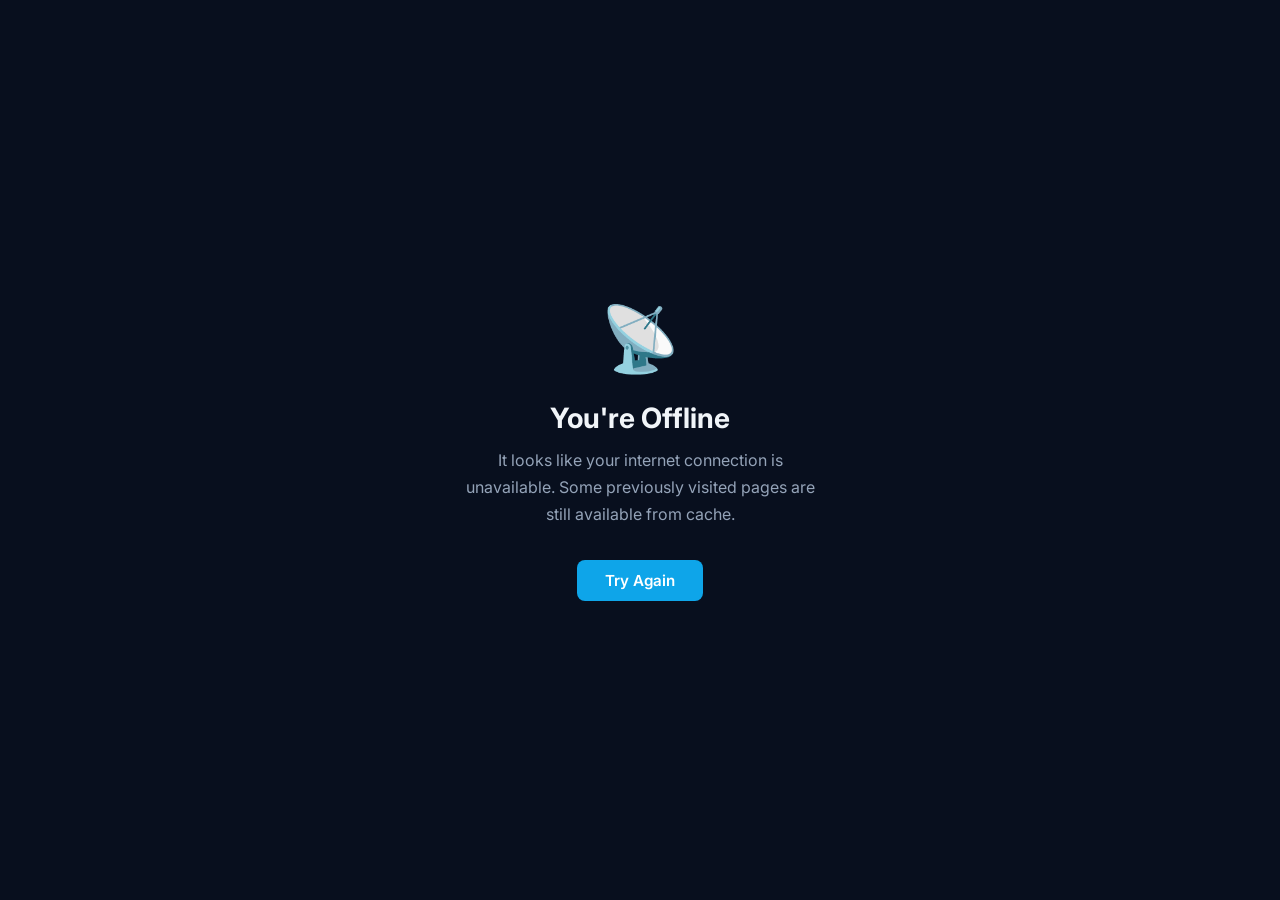
<file: offline.html>
<!DOCTYPE html>
<html lang="en" data-theme="dark">
<head>
  <meta charset="UTF-8" />
  <meta name="viewport" content="width=device-width, initial-scale=1.0" />
  <title>You're Offline – Abdusee Tips</title>
  <link href="https://fonts.googleapis.com/css2?family=Inter:wght@400;600;700&display=swap" rel="stylesheet" />
  <style>
    :root { --bg:#080f1e; --text:#f1f5f9; --muted:#94a3b8; --accent:#0ea5e9; --border:rgba(255,255,255,0.08); }
    [data-theme="light"] { --bg:#f8fafc; --text:#0f172a; --muted:#64748b; }
    * { box-sizing: border-box; margin: 0; padding: 0; }
    body { font-family: 'Inter', sans-serif; background: var(--bg); color: var(--text); display: flex; align-items: center; justify-content: center; min-height: 100vh; text-align: center; padding: 2rem; }
    .icon { font-size: 4rem; margin-bottom: 1.5rem; }
    h1 { font-size: 1.75rem; font-weight: 700; margin-bottom: 0.75rem; }
    p { color: var(--muted); margin-bottom: 2rem; max-width: 360px; line-height: 1.7; }
    .btn { display: inline-block; padding: 0.7rem 1.75rem; background: var(--accent); color: white; border-radius: 8px; font-weight: 600; text-decoration: none; cursor: pointer; border: none; font-family: inherit; font-size: 0.95rem; }
    .btn:hover { opacity: 0.9; }
  </style>
</head>
<body>
  <div>
    <div class="icon">📡</div>
    <h1>You're Offline</h1>
    <p>It looks like your internet connection is unavailable. Some previously visited pages are still available from cache.</p>
    <button class="btn" onclick="location.reload()">Try Again</button>
  </div>
</body>
</html>
</file>
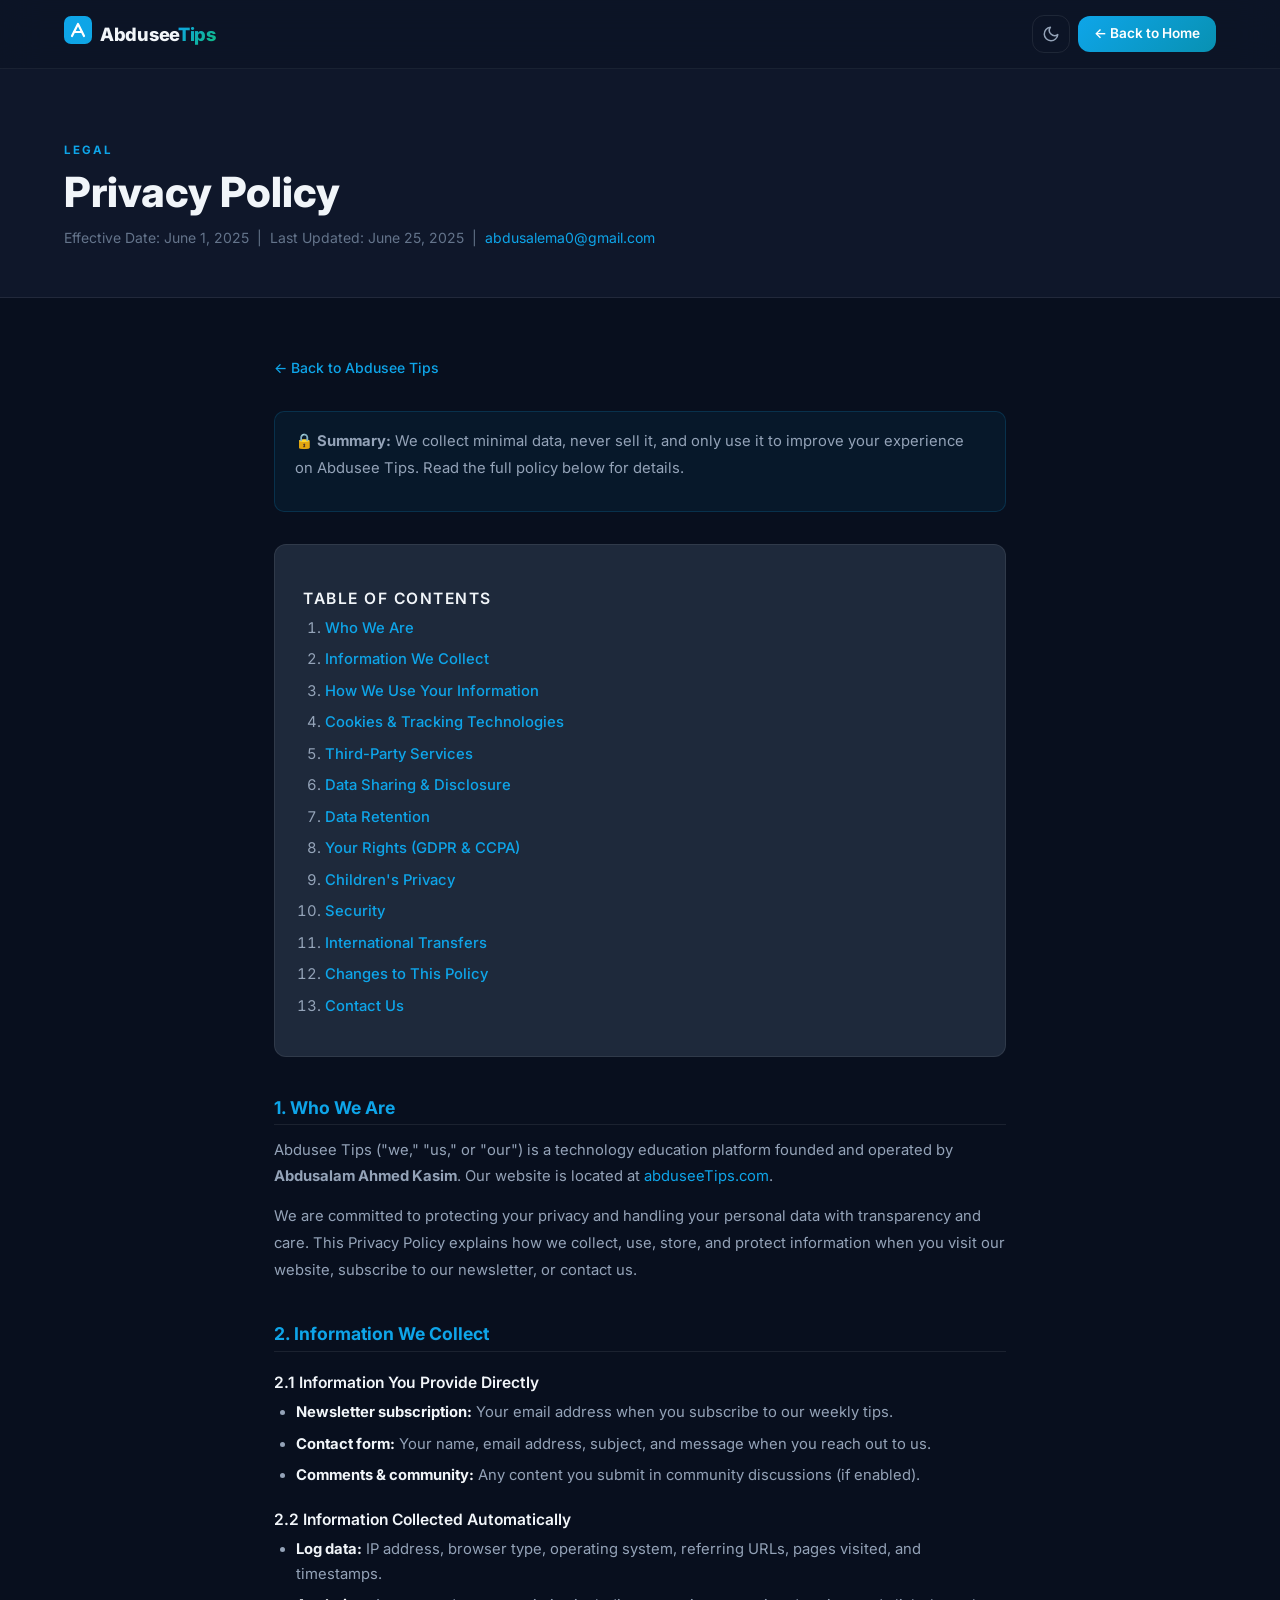
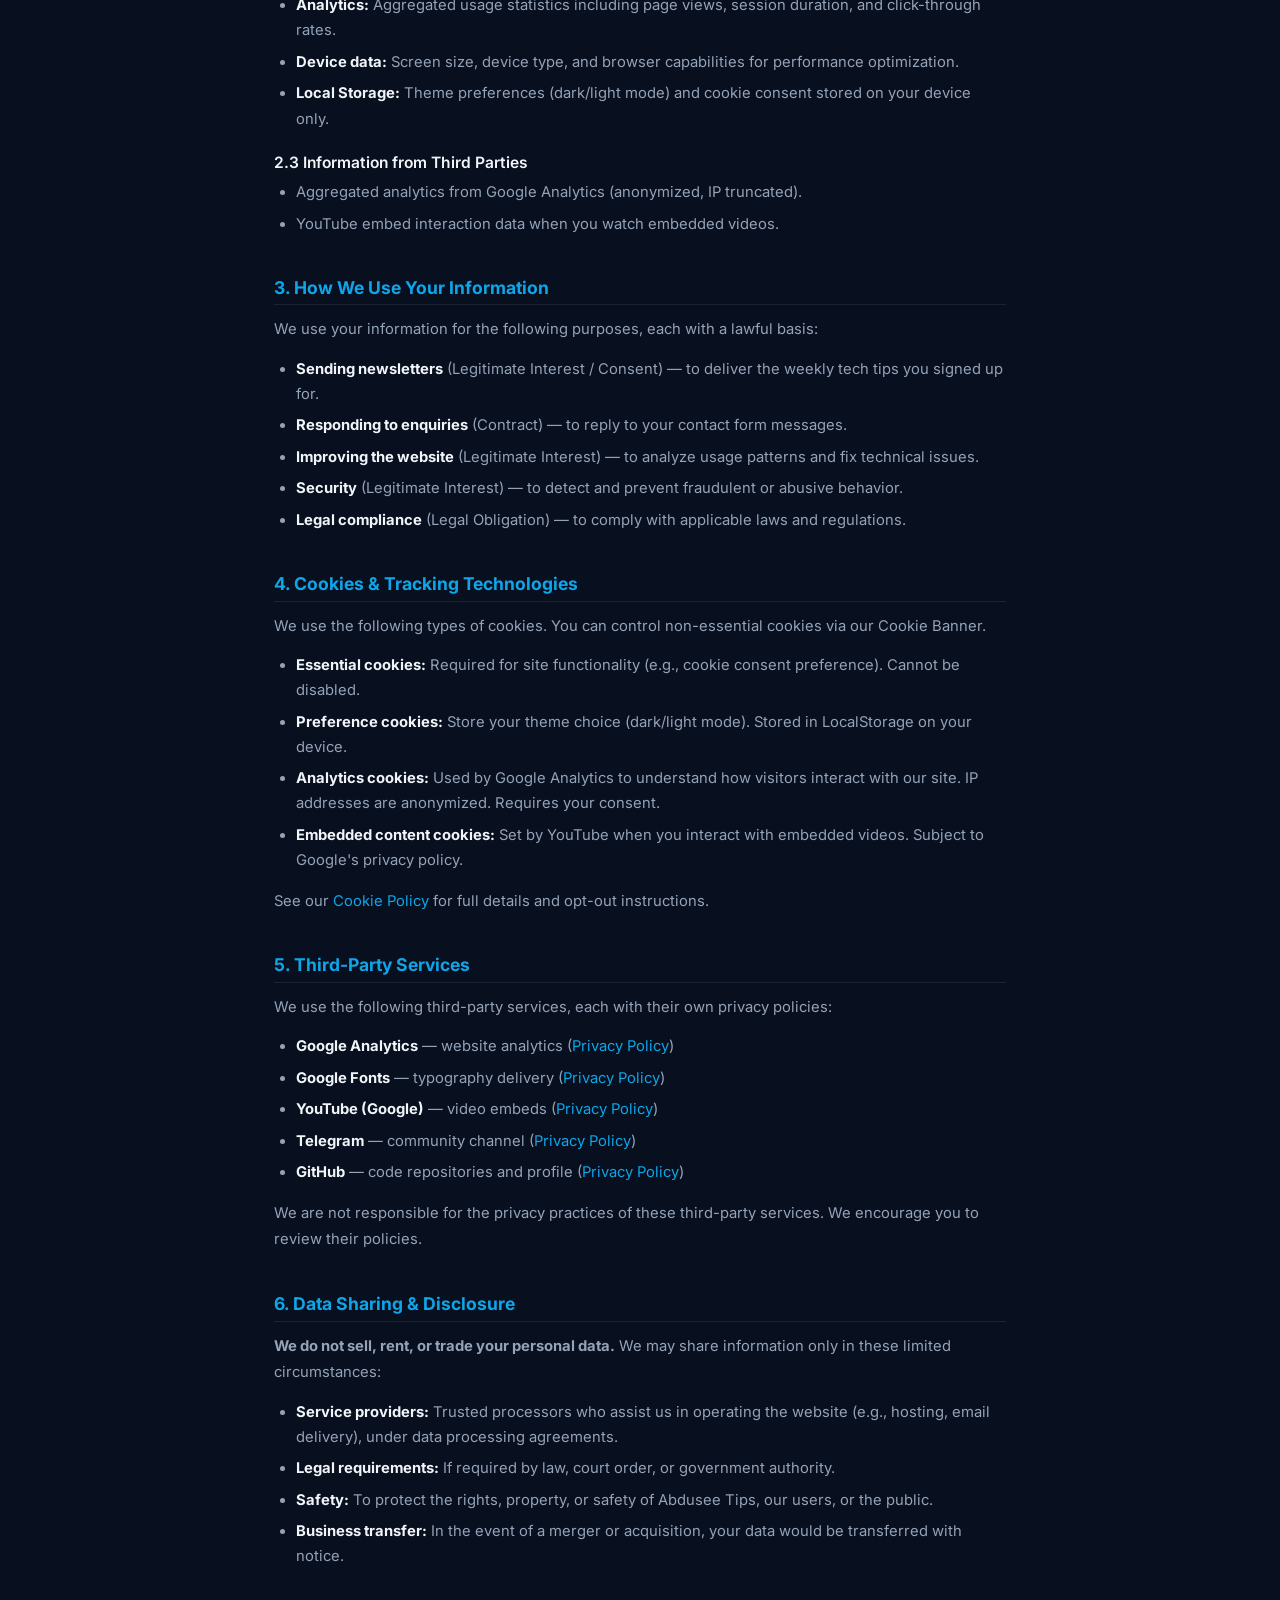
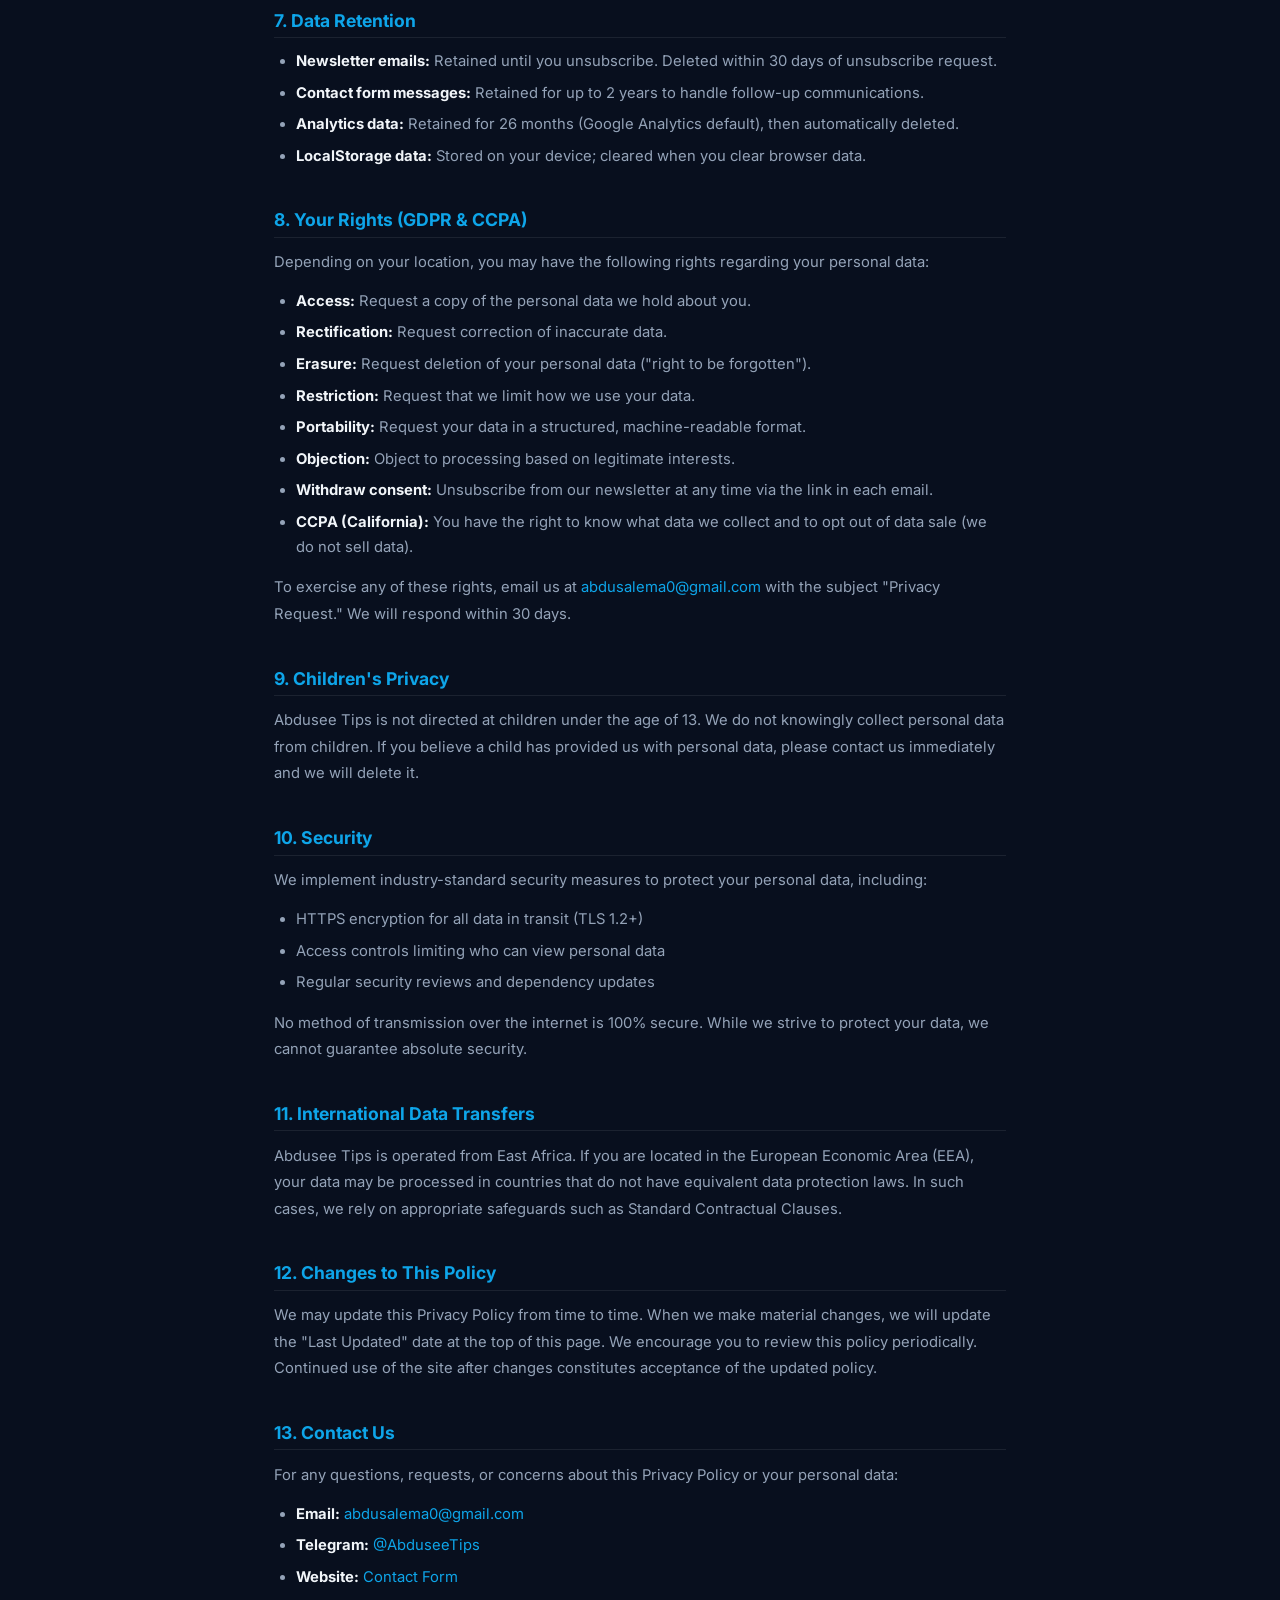
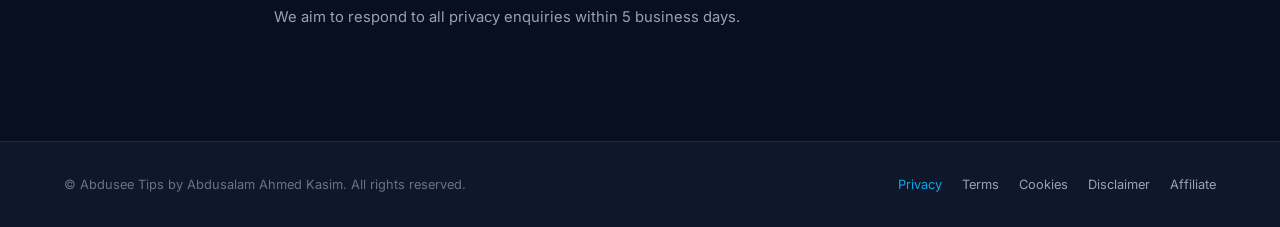
<file: privacy.html>
<!DOCTYPE html>
<html lang="en" data-theme="dark">
<head>
  <meta charset="UTF-8" />
  <meta name="viewport" content="width=device-width, initial-scale=1.0" />
  <title>Privacy Policy – Abdusee Tips</title>
  <meta name="description" content="Privacy Policy for Abdusee Tips. Learn how we collect, use, and protect your personal information." />
  <meta name="robots" content="index, follow" />
  <link rel="canonical" href="https://abduseeTips.com/privacy.html" />
  <link rel="manifest" href="manifest.json" />
  <link href="https://fonts.googleapis.com/css2?family=Inter:wght@300;400;500;600;700;800&display=swap" rel="stylesheet" />
  <link rel="stylesheet" href="style.css" />
  <link rel="stylesheet" href="legal.css" />
</head>
<body>

  <div id="scrollProgress" aria-hidden="true"></div>

  <!-- NAV (minimal) -->
  <header id="navbar" role="banner">
    <nav class="nav-container" aria-label="Main navigation">
      <a href="index.html" class="nav-logo" aria-label="Abdusee Tips – Home">
        <div class="logo-mark">
          <svg width="28" height="28" viewBox="0 0 28 28" fill="none"><rect width="28" height="28" rx="7" fill="url(#lg1)"/><path d="M8 20L14 8L20 20" stroke="white" stroke-width="2.2" stroke-linecap="round" stroke-linejoin="round"/><path d="M10 16H18" stroke="white" stroke-width="2.2" stroke-linecap="round"/><defs><linearGradient id="lg1" x1="0" y1="0" x2="28" y2="28"><stop offset="0%" stop-color="#0ea5e9"/><stop offset="100%" stop-color="#10b981"/></linearGradient></defs></svg>
        </div>
        <span class="logo-text">Abdusee<span class="logo-accent">Tips</span></span>
      </a>
      <div class="nav-actions">
        <button class="nav-icon-btn" id="themeToggle" aria-label="Toggle theme" aria-pressed="false">
          <svg class="icon-moon" width="18" height="18" viewBox="0 0 24 24" fill="none" stroke="currentColor" stroke-width="2" stroke-linecap="round" stroke-linejoin="round"><path d="M21 12.79A9 9 0 1 1 11.21 3 7 7 0 0 0 21 12.79z"/></svg>
          <svg class="icon-sun" width="18" height="18" viewBox="0 0 24 24" fill="none" stroke="currentColor" stroke-width="2" stroke-linecap="round" stroke-linejoin="round" style="display:none"><circle cx="12" cy="12" r="5"/><line x1="12" y1="1" x2="12" y2="3"/><line x1="12" y1="21" x2="12" y2="23"/><line x1="4.22" y1="4.22" x2="5.64" y2="5.64"/><line x1="18.36" y1="18.36" x2="19.78" y2="19.78"/><line x1="1" y1="12" x2="3" y2="12"/><line x1="21" y1="12" x2="23" y2="12"/><line x1="4.22" y1="19.78" x2="5.64" y2="18.36"/><line x1="18.36" y1="5.64" x2="19.78" y2="4.22"/></svg>
        </button>
        <a href="index.html" class="btn-primary" style="padding:.5rem 1rem;font-size:.85rem">← Back to Home</a>
      </div>
    </nav>
  </header>

  <main>
    <div class="legal-hero">
      <div class="container">
        <p class="legal-eyebrow">Legal</p>
        <h1>Privacy Policy</h1>
        <p class="legal-meta">Effective Date: June 1, 2025 &nbsp;|&nbsp; Last Updated: June 25, 2025 &nbsp;|&nbsp; <a href="mailto:abdusalema0@gmail.com">abdusalema0@gmail.com</a></p>
      </div>
    </div>

    <div class="legal-body container">
      <a href="index.html" class="back-link">← Back to Abdusee Tips</a>

      <div class="info-box">
        <p>🔒 <strong>Summary:</strong> We collect minimal data, never sell it, and only use it to improve your experience on Abdusee Tips. Read the full policy below for details.</p>
      </div>

      <div class="legal-toc">
        <h3>Table of Contents</h3>
        <nav aria-label="Table of contents">
        <ol>
          <li><a href="#s1">Who We Are</a></li>
          <li><a href="#s2">Information We Collect</a></li>
          <li><a href="#s3">How We Use Your Information</a></li>
          <li><a href="#s4">Cookies &amp; Tracking Technologies</a></li>
          <li><a href="#s5">Third-Party Services</a></li>
          <li><a href="#s6">Data Sharing &amp; Disclosure</a></li>
          <li><a href="#s7">Data Retention</a></li>
          <li><a href="#s8">Your Rights (GDPR &amp; CCPA)</a></li>
          <li><a href="#s9">Children's Privacy</a></li>
          <li><a href="#s10">Security</a></li>
          <li><a href="#s11">International Transfers</a></li>
          <li><a href="#s12">Changes to This Policy</a></li>
          <li><a href="#s13">Contact Us</a></li>
        </ol>
        </nav>
      </div>

      <h2 id="s1">1. Who We Are</h2>
      <p>Abdusee Tips ("we," "us," or "our") is a technology education platform founded and operated by <strong>Abdusalam Ahmed Kasim</strong>. Our website is located at <a href="https://abduseeTips.com">abduseeTips.com</a>.</p>
      <p>We are committed to protecting your privacy and handling your personal data with transparency and care. This Privacy Policy explains how we collect, use, store, and protect information when you visit our website, subscribe to our newsletter, or contact us.</p>

      <h2 id="s2">2. Information We Collect</h2>
      <h3>2.1 Information You Provide Directly</h3>
      <ul>
        <li><strong>Newsletter subscription:</strong> Your email address when you subscribe to our weekly tips.</li>
        <li><strong>Contact form:</strong> Your name, email address, subject, and message when you reach out to us.</li>
        <li><strong>Comments &amp; community:</strong> Any content you submit in community discussions (if enabled).</li>
      </ul>
      <h3>2.2 Information Collected Automatically</h3>
      <ul>
        <li><strong>Log data:</strong> IP address, browser type, operating system, referring URLs, pages visited, and timestamps.</li>
        <li><strong>Analytics:</strong> Aggregated usage statistics including page views, session duration, and click-through rates.</li>
        <li><strong>Device data:</strong> Screen size, device type, and browser capabilities for performance optimization.</li>
        <li><strong>Local Storage:</strong> Theme preferences (dark/light mode) and cookie consent stored on your device only.</li>
      </ul>
      <h3>2.3 Information from Third Parties</h3>
      <ul>
        <li>Aggregated analytics from Google Analytics (anonymized, IP truncated).</li>
        <li>YouTube embed interaction data when you watch embedded videos.</li>
      </ul>

      <h2 id="s3">3. How We Use Your Information</h2>
      <p>We use your information for the following purposes, each with a lawful basis:</p>
      <ul>
        <li><strong>Sending newsletters</strong> (Legitimate Interest / Consent) — to deliver the weekly tech tips you signed up for.</li>
        <li><strong>Responding to enquiries</strong> (Contract) — to reply to your contact form messages.</li>
        <li><strong>Improving the website</strong> (Legitimate Interest) — to analyze usage patterns and fix technical issues.</li>
        <li><strong>Security</strong> (Legitimate Interest) — to detect and prevent fraudulent or abusive behavior.</li>
        <li><strong>Legal compliance</strong> (Legal Obligation) — to comply with applicable laws and regulations.</li>
      </ul>

      <h2 id="s4">4. Cookies &amp; Tracking Technologies</h2>
      <p>We use the following types of cookies. You can control non-essential cookies via our Cookie Banner.</p>
      <ul>
        <li><strong>Essential cookies:</strong> Required for site functionality (e.g., cookie consent preference). Cannot be disabled.</li>
        <li><strong>Preference cookies:</strong> Store your theme choice (dark/light mode). Stored in LocalStorage on your device.</li>
        <li><strong>Analytics cookies:</strong> Used by Google Analytics to understand how visitors interact with our site. IP addresses are anonymized. Requires your consent.</li>
        <li><strong>Embedded content cookies:</strong> Set by YouTube when you interact with embedded videos. Subject to Google's privacy policy.</li>
      </ul>
      <p>See our <a href="cookies.html">Cookie Policy</a> for full details and opt-out instructions.</p>

      <h2 id="s5">5. Third-Party Services</h2>
      <p>We use the following third-party services, each with their own privacy policies:</p>
      <ul>
        <li><strong>Google Analytics</strong> — website analytics (<a href="https://policies.google.com/privacy" target="_blank" rel="noopener noreferrer">Privacy Policy</a>)</li>
        <li><strong>Google Fonts</strong> — typography delivery (<a href="https://policies.google.com/privacy" target="_blank" rel="noopener noreferrer">Privacy Policy</a>)</li>
        <li><strong>YouTube (Google)</strong> — video embeds (<a href="https://policies.google.com/privacy" target="_blank" rel="noopener noreferrer">Privacy Policy</a>)</li>
        <li><strong>Telegram</strong> — community channel (<a href="https://telegram.org/privacy" target="_blank" rel="noopener noreferrer">Privacy Policy</a>)</li>
        <li><strong>GitHub</strong> — code repositories and profile (<a href="https://docs.github.com/en/site-policy/privacy-policies/github-privacy-statement" target="_blank" rel="noopener noreferrer">Privacy Policy</a>)</li>
      </ul>
      <p>We are not responsible for the privacy practices of these third-party services. We encourage you to review their policies.</p>

      <h2 id="s6">6. Data Sharing &amp; Disclosure</h2>
      <p><strong>We do not sell, rent, or trade your personal data.</strong> We may share information only in these limited circumstances:</p>
      <ul>
        <li><strong>Service providers:</strong> Trusted processors who assist us in operating the website (e.g., hosting, email delivery), under data processing agreements.</li>
        <li><strong>Legal requirements:</strong> If required by law, court order, or government authority.</li>
        <li><strong>Safety:</strong> To protect the rights, property, or safety of Abdusee Tips, our users, or the public.</li>
        <li><strong>Business transfer:</strong> In the event of a merger or acquisition, your data would be transferred with notice.</li>
      </ul>

      <h2 id="s7">7. Data Retention</h2>
      <ul>
        <li><strong>Newsletter emails:</strong> Retained until you unsubscribe. Deleted within 30 days of unsubscribe request.</li>
        <li><strong>Contact form messages:</strong> Retained for up to 2 years to handle follow-up communications.</li>
        <li><strong>Analytics data:</strong> Retained for 26 months (Google Analytics default), then automatically deleted.</li>
        <li><strong>LocalStorage data:</strong> Stored on your device; cleared when you clear browser data.</li>
      </ul>

      <h2 id="s8">8. Your Rights (GDPR &amp; CCPA)</h2>
      <p>Depending on your location, you may have the following rights regarding your personal data:</p>
      <ul>
        <li><strong>Access:</strong> Request a copy of the personal data we hold about you.</li>
        <li><strong>Rectification:</strong> Request correction of inaccurate data.</li>
        <li><strong>Erasure:</strong> Request deletion of your personal data ("right to be forgotten").</li>
        <li><strong>Restriction:</strong> Request that we limit how we use your data.</li>
        <li><strong>Portability:</strong> Request your data in a structured, machine-readable format.</li>
        <li><strong>Objection:</strong> Object to processing based on legitimate interests.</li>
        <li><strong>Withdraw consent:</strong> Unsubscribe from our newsletter at any time via the link in each email.</li>
        <li><strong>CCPA (California):</strong> You have the right to know what data we collect and to opt out of data sale (we do not sell data).</li>
      </ul>
      <p>To exercise any of these rights, email us at <a href="mailto:abdusalema0@gmail.com">abdusalema0@gmail.com</a> with the subject "Privacy Request." We will respond within 30 days.</p>

      <h2 id="s9">9. Children's Privacy</h2>
      <p>Abdusee Tips is not directed at children under the age of 13. We do not knowingly collect personal data from children. If you believe a child has provided us with personal data, please contact us immediately and we will delete it.</p>

      <h2 id="s10">10. Security</h2>
      <p>We implement industry-standard security measures to protect your personal data, including:</p>
      <ul>
        <li>HTTPS encryption for all data in transit (TLS 1.2+)</li>
        <li>Access controls limiting who can view personal data</li>
        <li>Regular security reviews and dependency updates</li>
      </ul>
      <p>No method of transmission over the internet is 100% secure. While we strive to protect your data, we cannot guarantee absolute security.</p>

      <h2 id="s11">11. International Data Transfers</h2>
      <p>Abdusee Tips is operated from East Africa. If you are located in the European Economic Area (EEA), your data may be processed in countries that do not have equivalent data protection laws. In such cases, we rely on appropriate safeguards such as Standard Contractual Clauses.</p>

      <h2 id="s12">12. Changes to This Policy</h2>
      <p>We may update this Privacy Policy from time to time. When we make material changes, we will update the "Last Updated" date at the top of this page. We encourage you to review this policy periodically. Continued use of the site after changes constitutes acceptance of the updated policy.</p>

      <h2 id="s13">13. Contact Us</h2>
      <p>For any questions, requests, or concerns about this Privacy Policy or your personal data:</p>
      <ul>
        <li><strong>Email:</strong> <a href="mailto:abdusalema0@gmail.com">abdusalema0@gmail.com</a></li>
        <li><strong>Telegram:</strong> <a href="https://t.me/AbduseeTips" target="_blank" rel="noopener noreferrer">@AbduseeTips</a></li>
        <li><strong>Website:</strong> <a href="index.html#contact">Contact Form</a></li>
      </ul>
      <p>We aim to respond to all privacy enquiries within 5 business days.</p>
    </div>
  </main>

  <footer class="site-footer" role="contentinfo">
    <div class="container">
      <div class="footer-legal-bar">
        <p>&copy; <span id="footerYear"></span> Abdusee Tips by Abdusalam Ahmed Kasim. All rights reserved.</p>
        <div class="footer-legal-links">
          <a href="privacy.html" style="color:var(--accent)">Privacy</a>
          <a href="terms.html">Terms</a>
          <a href="cookies.html">Cookies</a>
          <a href="disclaimer.html">Disclaimer</a>
          <a href="affiliate.html">Affiliate</a>
        </div>
      </div>
    </div>
  </footer>

  <button class="back-to-top" id="backToTop" aria-label="Back to top">
    <svg width="20" height="20" viewBox="0 0 24 24" fill="none" stroke="currentColor" stroke-width="2.5" stroke-linecap="round" stroke-linejoin="round" aria-hidden="true"><polyline points="18 15 12 9 6 15"/></svg>
  </button>

  <script src="script.js"></script>
</body>
</html>
</file>
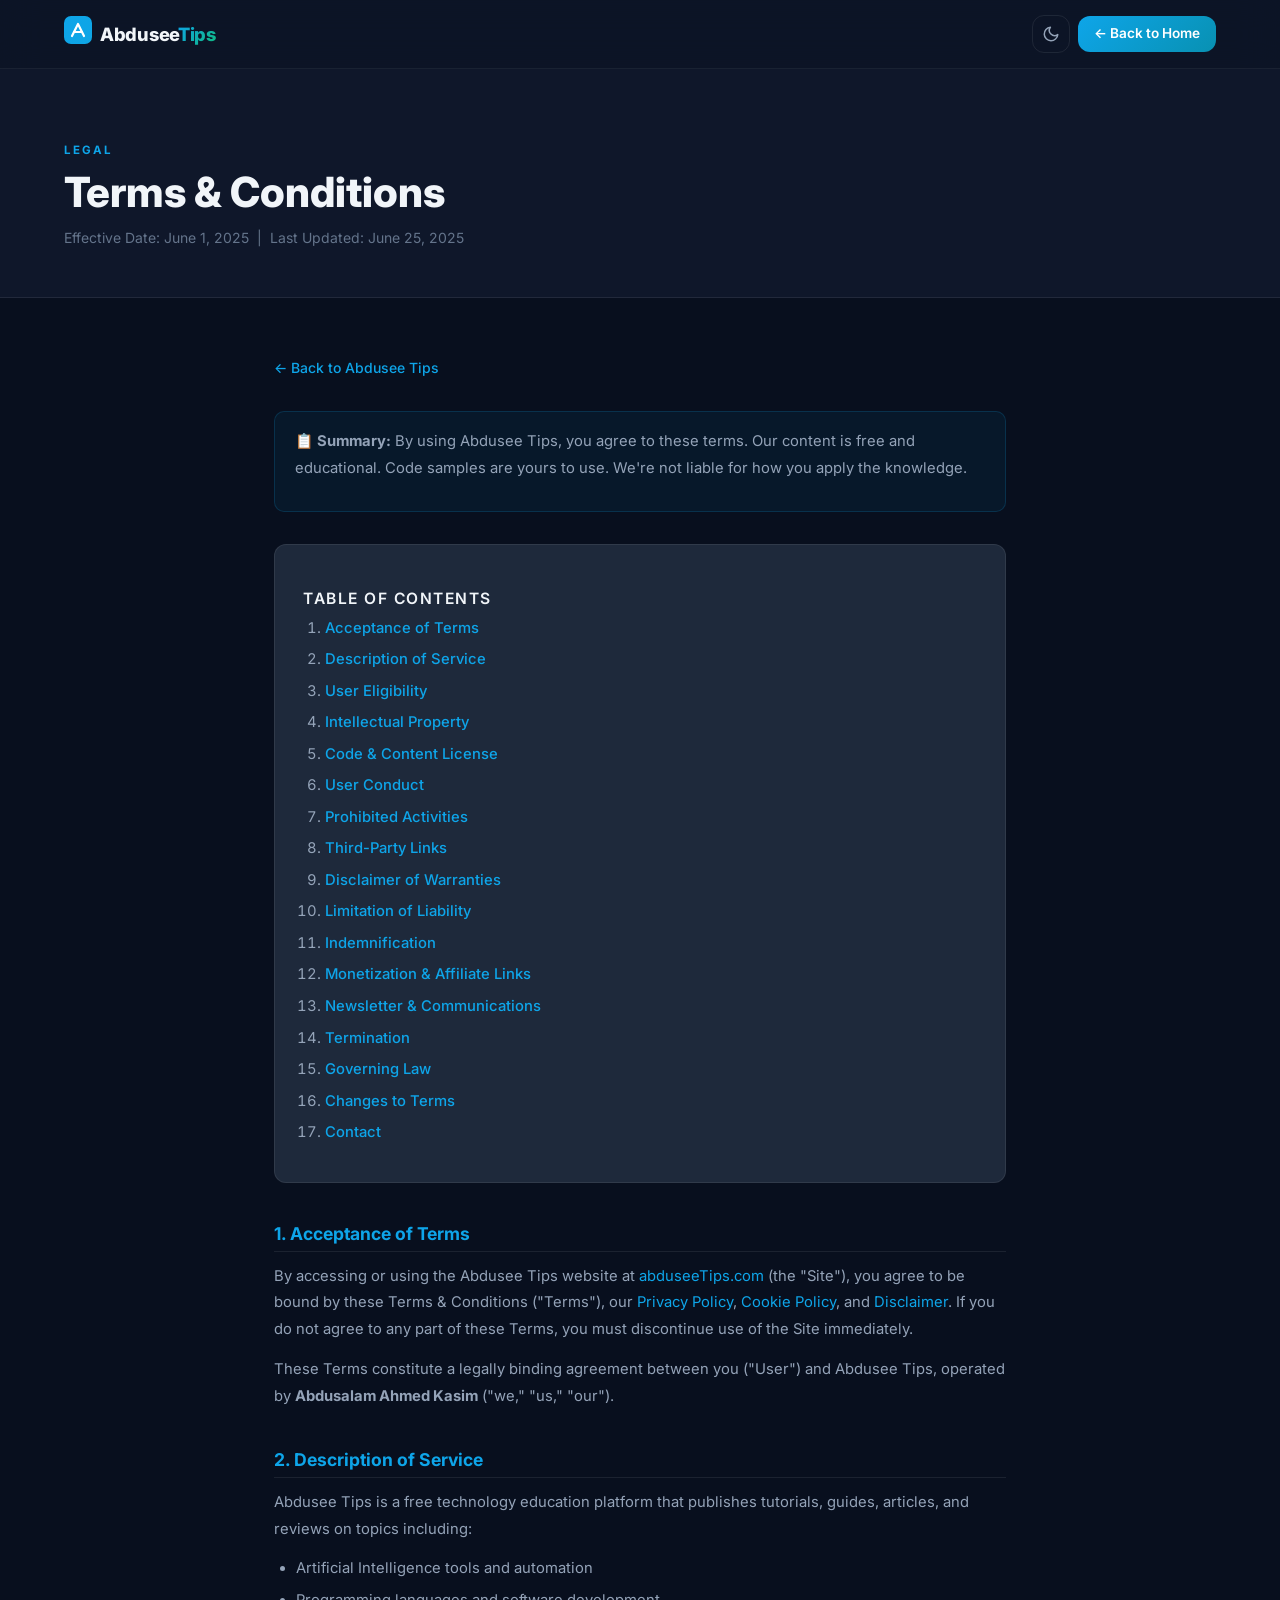
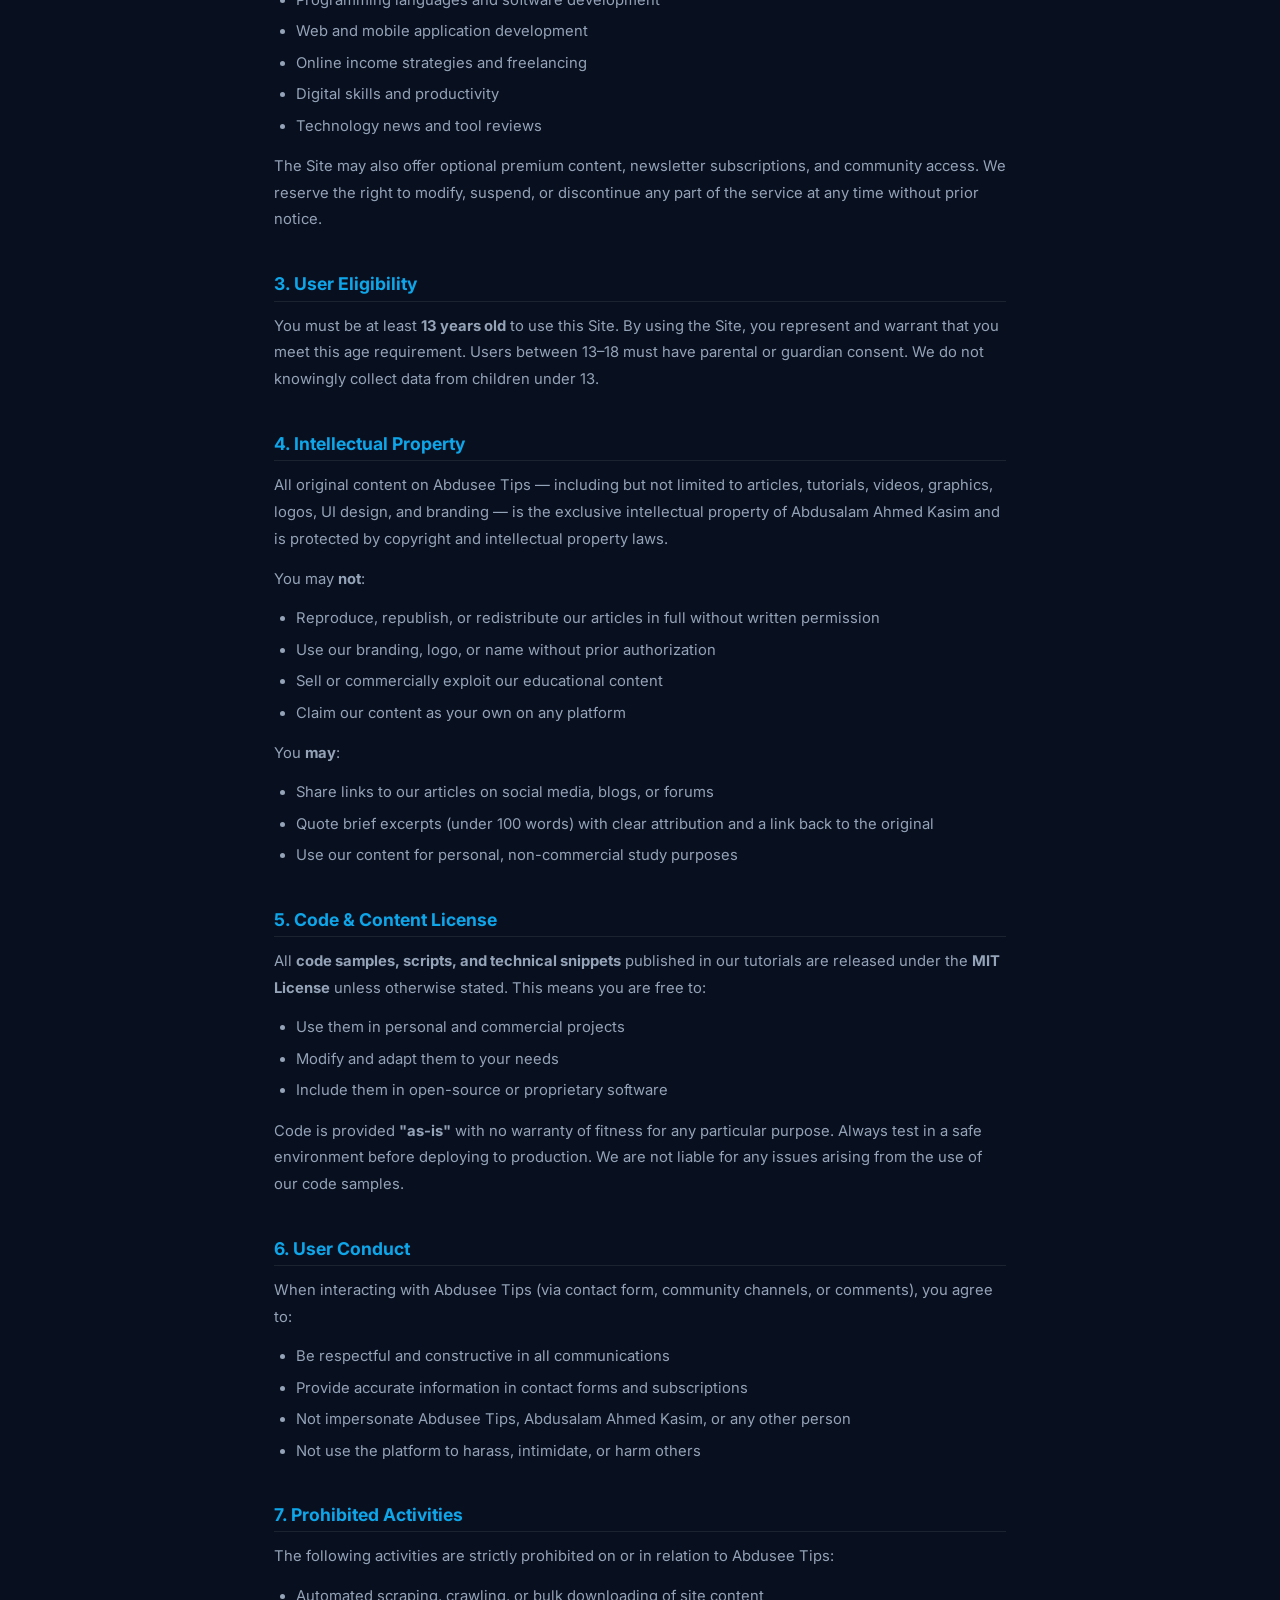
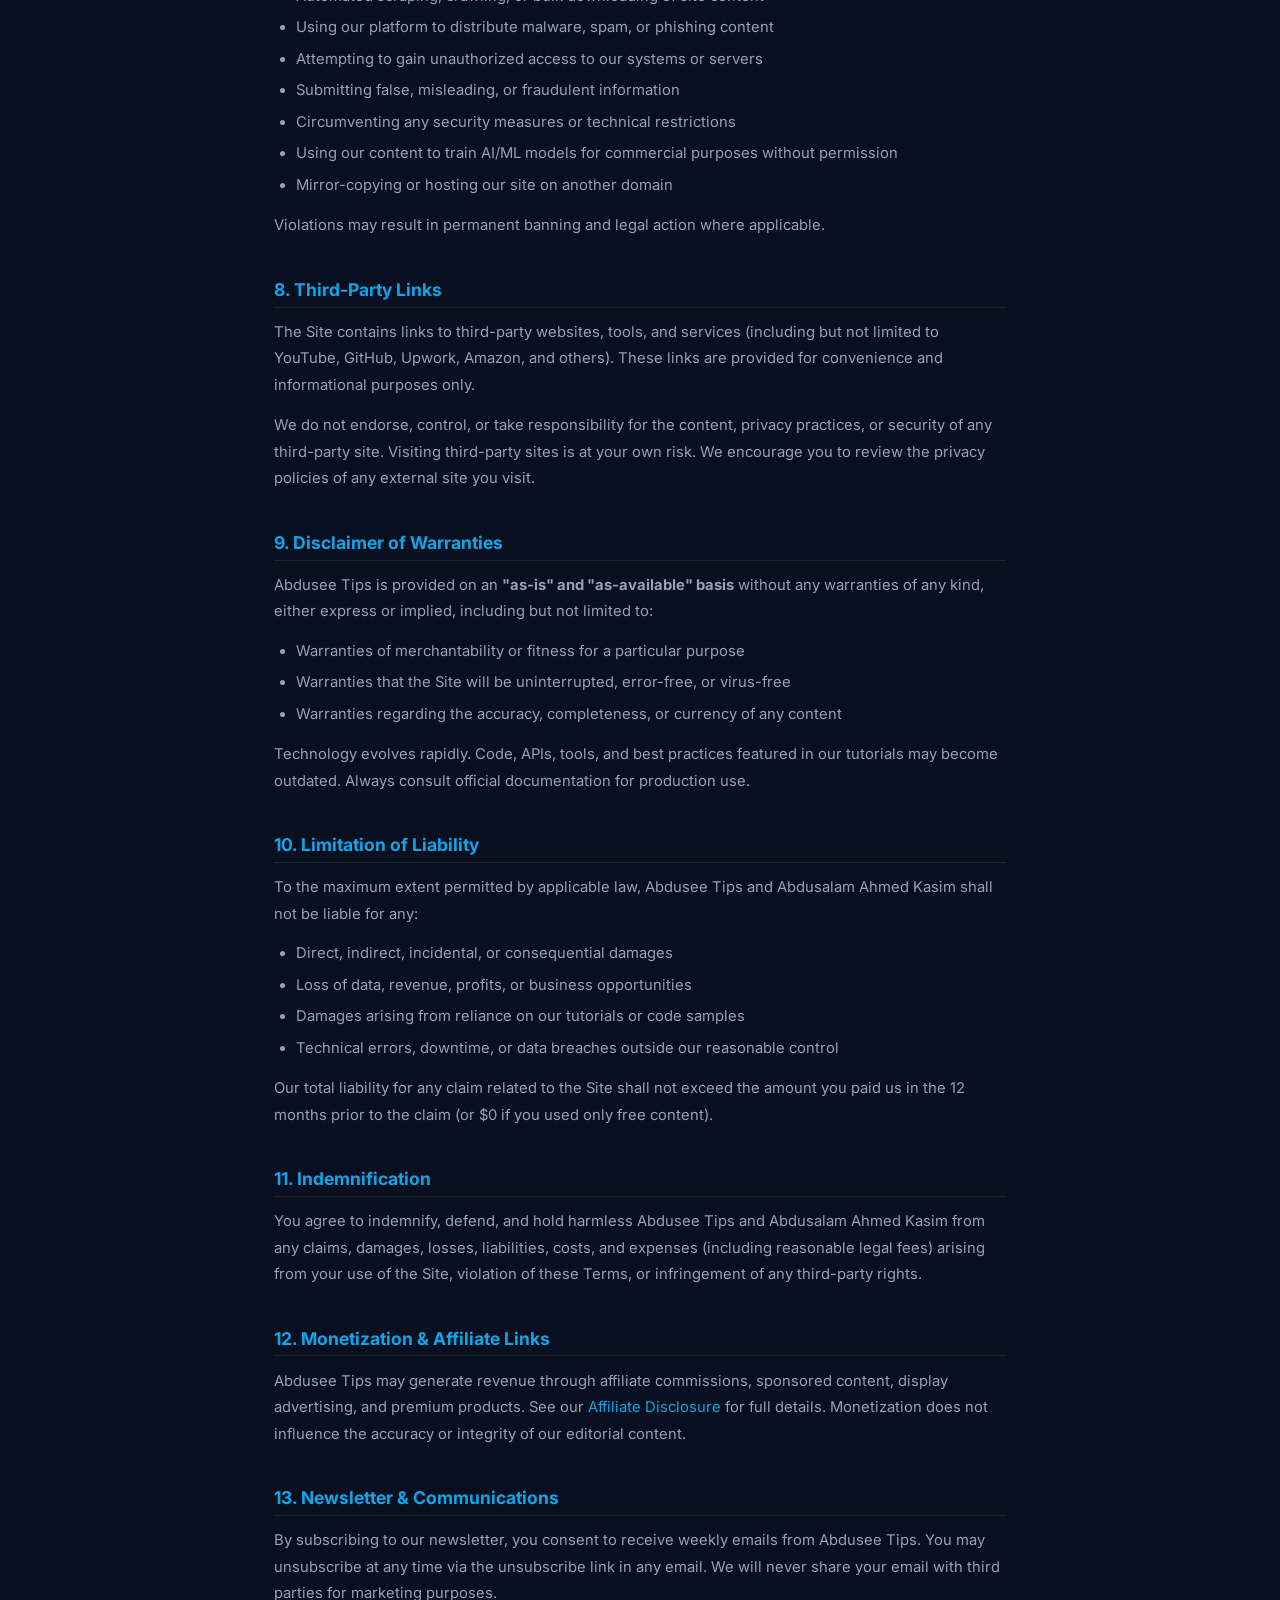
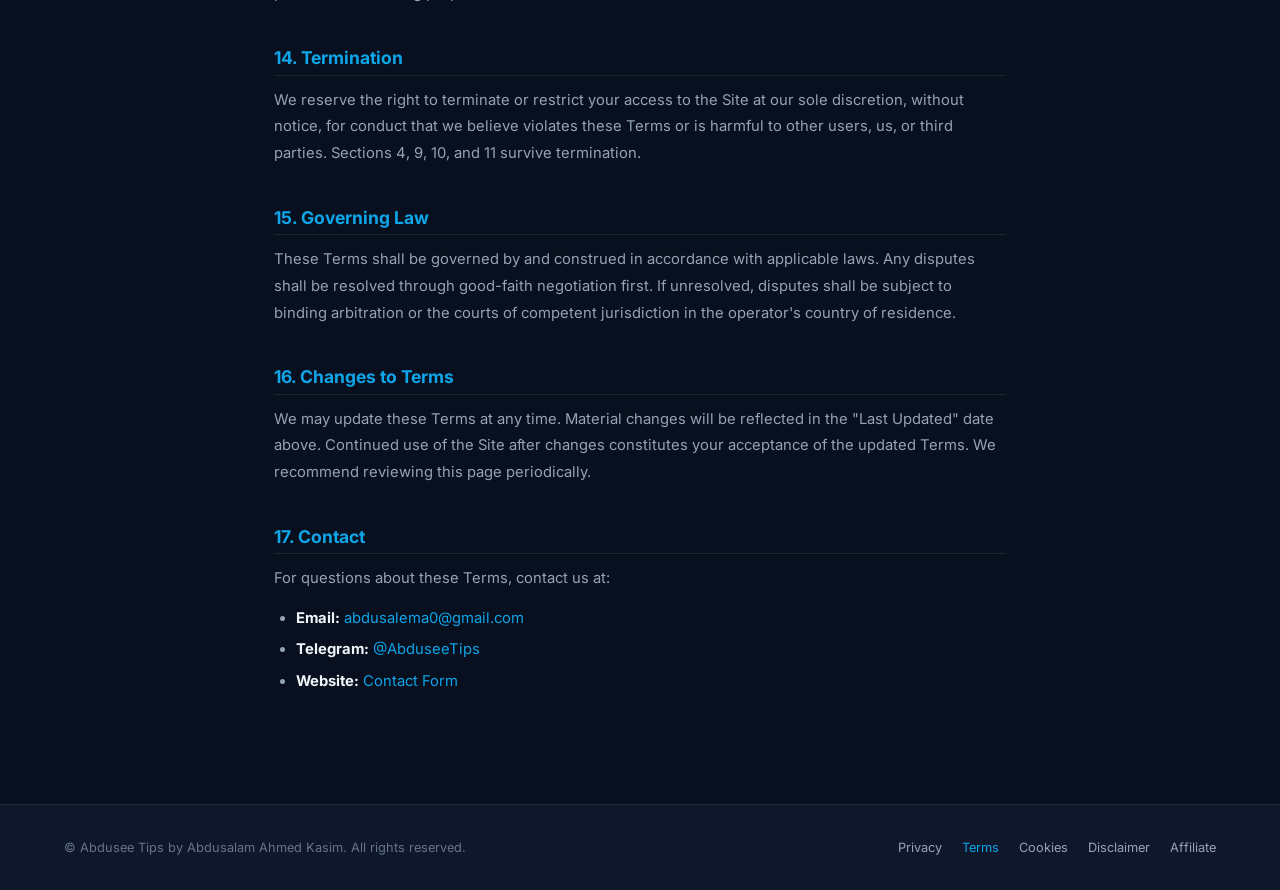
<file: terms.html>
<!DOCTYPE html>
<html lang="en" data-theme="dark">
<head>
  <meta charset="UTF-8" />
  <meta name="viewport" content="width=device-width, initial-scale=1.0" />
  <title>Terms &amp; Conditions – Abdusee Tips</title>
  <meta name="description" content="Terms and Conditions for using Abdusee Tips — the technology education platform by Abdusalam Ahmed Kasim." />
  <meta name="robots" content="index, follow" />
  <link rel="canonical" href="https://abduseeTips.com/terms.html" />
  <link rel="manifest" href="manifest.json" />
  <link href="https://fonts.googleapis.com/css2?family=Inter:wght@300;400;500;600;700;800&display=swap" rel="stylesheet" />
  <link rel="stylesheet" href="style.css" />
  <link rel="stylesheet" href="legal.css" />
</head>
<body>

  <div id="scrollProgress" aria-hidden="true"></div>

  <header id="navbar" role="banner">
    <nav class="nav-container" aria-label="Main navigation">
      <a href="index.html" class="nav-logo" aria-label="Abdusee Tips – Home">
        <div class="logo-mark">
          <svg width="28" height="28" viewBox="0 0 28 28" fill="none"><rect width="28" height="28" rx="7" fill="url(#lg1)"/><path d="M8 20L14 8L20 20" stroke="white" stroke-width="2.2" stroke-linecap="round" stroke-linejoin="round"/><path d="M10 16H18" stroke="white" stroke-width="2.2" stroke-linecap="round"/><defs><linearGradient id="lg1" x1="0" y1="0" x2="28" y2="28"><stop offset="0%" stop-color="#0ea5e9"/><stop offset="100%" stop-color="#10b981"/></linearGradient></defs></svg>
        </div>
        <span class="logo-text">Abdusee<span class="logo-accent">Tips</span></span>
      </a>
      <div class="nav-actions">
        <button class="nav-icon-btn" id="themeToggle" aria-label="Toggle theme" aria-pressed="false">
          <svg class="icon-moon" width="18" height="18" viewBox="0 0 24 24" fill="none" stroke="currentColor" stroke-width="2" stroke-linecap="round" stroke-linejoin="round"><path d="M21 12.79A9 9 0 1 1 11.21 3 7 7 0 0 0 21 12.79z"/></svg>
          <svg class="icon-sun" width="18" height="18" viewBox="0 0 24 24" fill="none" stroke="currentColor" stroke-width="2" stroke-linecap="round" stroke-linejoin="round" style="display:none"><circle cx="12" cy="12" r="5"/><line x1="12" y1="1" x2="12" y2="3"/><line x1="12" y1="21" x2="12" y2="23"/><line x1="4.22" y1="4.22" x2="5.64" y2="5.64"/><line x1="18.36" y1="18.36" x2="19.78" y2="19.78"/><line x1="1" y1="12" x2="3" y2="12"/><line x1="21" y1="12" x2="23" y2="12"/><line x1="4.22" y1="19.78" x2="5.64" y2="18.36"/><line x1="18.36" y1="5.64" x2="19.78" y2="4.22"/></svg>
        </button>
        <a href="index.html" class="btn-primary" style="padding:.5rem 1rem;font-size:.85rem">← Back to Home</a>
      </div>
    </nav>
  </header>

  <main>
    <div class="legal-hero">
      <div class="container">
        <p class="legal-eyebrow">Legal</p>
        <h1>Terms &amp; Conditions</h1>
        <p class="legal-meta">Effective Date: June 1, 2025 &nbsp;|&nbsp; Last Updated: June 25, 2025</p>
      </div>
    </div>

    <div class="legal-body container">
      <a href="index.html" class="back-link">← Back to Abdusee Tips</a>

      <div class="info-box">
        <p>📋 <strong>Summary:</strong> By using Abdusee Tips, you agree to these terms. Our content is free and educational. Code samples are yours to use. We're not liable for how you apply the knowledge.</p>
      </div>

      <nav class="legal-toc" aria-label="Table of contents">
        <h3>Table of Contents</h3>
        <ol>
          <li><a href="#t1">Acceptance of Terms</a></li>
          <li><a href="#t2">Description of Service</a></li>
          <li><a href="#t3">User Eligibility</a></li>
          <li><a href="#t4">Intellectual Property</a></li>
          <li><a href="#t5">Code &amp; Content License</a></li>
          <li><a href="#t6">User Conduct</a></li>
          <li><a href="#t7">Prohibited Activities</a></li>
          <li><a href="#t8">Third-Party Links</a></li>
          <li><a href="#t9">Disclaimer of Warranties</a></li>
          <li><a href="#t10">Limitation of Liability</a></li>
          <li><a href="#t11">Indemnification</a></li>
          <li><a href="#t12">Monetization &amp; Affiliate Links</a></li>
          <li><a href="#t13">Newsletter &amp; Communications</a></li>
          <li><a href="#t14">Termination</a></li>
          <li><a href="#t15">Governing Law</a></li>
          <li><a href="#t16">Changes to Terms</a></li>
          <li><a href="#t17">Contact</a></li>
        </ol>
      </nav>

      <h2 id="t1">1. Acceptance of Terms</h2>
      <p>By accessing or using the Abdusee Tips website at <a href="https://abduseeTips.com">abduseeTips.com</a> (the "Site"), you agree to be bound by these Terms &amp; Conditions ("Terms"), our <a href="privacy.html">Privacy Policy</a>, <a href="cookies.html">Cookie Policy</a>, and <a href="disclaimer.html">Disclaimer</a>. If you do not agree to any part of these Terms, you must discontinue use of the Site immediately.</p>
      <p>These Terms constitute a legally binding agreement between you ("User") and Abdusee Tips, operated by <strong>Abdusalam Ahmed Kasim</strong> ("we," "us," "our").</p>

      <h2 id="t2">2. Description of Service</h2>
      <p>Abdusee Tips is a free technology education platform that publishes tutorials, guides, articles, and reviews on topics including:</p>
      <ul>
        <li>Artificial Intelligence tools and automation</li>
        <li>Programming languages and software development</li>
        <li>Web and mobile application development</li>
        <li>Online income strategies and freelancing</li>
        <li>Digital skills and productivity</li>
        <li>Technology news and tool reviews</li>
      </ul>
      <p>The Site may also offer optional premium content, newsletter subscriptions, and community access. We reserve the right to modify, suspend, or discontinue any part of the service at any time without prior notice.</p>

      <h2 id="t3">3. User Eligibility</h2>
      <p>You must be at least <strong>13 years old</strong> to use this Site. By using the Site, you represent and warrant that you meet this age requirement. Users between 13–18 must have parental or guardian consent. We do not knowingly collect data from children under 13.</p>

      <h2 id="t4">4. Intellectual Property</h2>
      <p>All original content on Abdusee Tips — including but not limited to articles, tutorials, videos, graphics, logos, UI design, and branding — is the exclusive intellectual property of Abdusalam Ahmed Kasim and is protected by copyright and intellectual property laws.</p>
      <p>You may <strong>not</strong>:</p>
      <ul>
        <li>Reproduce, republish, or redistribute our articles in full without written permission</li>
        <li>Use our branding, logo, or name without prior authorization</li>
        <li>Sell or commercially exploit our educational content</li>
        <li>Claim our content as your own on any platform</li>
      </ul>
      <p>You <strong>may</strong>:</p>
      <ul>
        <li>Share links to our articles on social media, blogs, or forums</li>
        <li>Quote brief excerpts (under 100 words) with clear attribution and a link back to the original</li>
        <li>Use our content for personal, non-commercial study purposes</li>
      </ul>

      <h2 id="t5">5. Code &amp; Content License</h2>
      <p>All <strong>code samples, scripts, and technical snippets</strong> published in our tutorials are released under the <strong>MIT License</strong> unless otherwise stated. This means you are free to:</p>
      <ul>
        <li>Use them in personal and commercial projects</li>
        <li>Modify and adapt them to your needs</li>
        <li>Include them in open-source or proprietary software</li>
      </ul>
      <p>Code is provided <strong>"as-is"</strong> with no warranty of fitness for any particular purpose. Always test in a safe environment before deploying to production. We are not liable for any issues arising from the use of our code samples.</p>

      <h2 id="t6">6. User Conduct</h2>
      <p>When interacting with Abdusee Tips (via contact form, community channels, or comments), you agree to:</p>
      <ul>
        <li>Be respectful and constructive in all communications</li>
        <li>Provide accurate information in contact forms and subscriptions</li>
        <li>Not impersonate Abdusee Tips, Abdusalam Ahmed Kasim, or any other person</li>
        <li>Not use the platform to harass, intimidate, or harm others</li>
      </ul>

      <h2 id="t7">7. Prohibited Activities</h2>
      <p>The following activities are strictly prohibited on or in relation to Abdusee Tips:</p>
      <ul>
        <li>Automated scraping, crawling, or bulk downloading of site content</li>
        <li>Using our platform to distribute malware, spam, or phishing content</li>
        <li>Attempting to gain unauthorized access to our systems or servers</li>
        <li>Submitting false, misleading, or fraudulent information</li>
        <li>Circumventing any security measures or technical restrictions</li>
        <li>Using our content to train AI/ML models for commercial purposes without permission</li>
        <li>Mirror-copying or hosting our site on another domain</li>
      </ul>
      <p>Violations may result in permanent banning and legal action where applicable.</p>

      <h2 id="t8">8. Third-Party Links</h2>
      <p>The Site contains links to third-party websites, tools, and services (including but not limited to YouTube, GitHub, Upwork, Amazon, and others). These links are provided for convenience and informational purposes only.</p>
      <p>We do not endorse, control, or take responsibility for the content, privacy practices, or security of any third-party site. Visiting third-party sites is at your own risk. We encourage you to review the privacy policies of any external site you visit.</p>

      <h2 id="t9">9. Disclaimer of Warranties</h2>
      <p>Abdusee Tips is provided on an <strong>"as-is" and "as-available" basis</strong> without any warranties of any kind, either express or implied, including but not limited to:</p>
      <ul>
        <li>Warranties of merchantability or fitness for a particular purpose</li>
        <li>Warranties that the Site will be uninterrupted, error-free, or virus-free</li>
        <li>Warranties regarding the accuracy, completeness, or currency of any content</li>
      </ul>
      <p>Technology evolves rapidly. Code, APIs, tools, and best practices featured in our tutorials may become outdated. Always consult official documentation for production use.</p>

      <h2 id="t10">10. Limitation of Liability</h2>
      <p>To the maximum extent permitted by applicable law, Abdusee Tips and Abdusalam Ahmed Kasim shall not be liable for any:</p>
      <ul>
        <li>Direct, indirect, incidental, or consequential damages</li>
        <li>Loss of data, revenue, profits, or business opportunities</li>
        <li>Damages arising from reliance on our tutorials or code samples</li>
        <li>Technical errors, downtime, or data breaches outside our reasonable control</li>
      </ul>
      <p>Our total liability for any claim related to the Site shall not exceed the amount you paid us in the 12 months prior to the claim (or $0 if you used only free content).</p>

      <h2 id="t11">11. Indemnification</h2>
      <p>You agree to indemnify, defend, and hold harmless Abdusee Tips and Abdusalam Ahmed Kasim from any claims, damages, losses, liabilities, costs, and expenses (including reasonable legal fees) arising from your use of the Site, violation of these Terms, or infringement of any third-party rights.</p>

      <h2 id="t12">12. Monetization &amp; Affiliate Links</h2>
      <p>Abdusee Tips may generate revenue through affiliate commissions, sponsored content, display advertising, and premium products. See our <a href="affiliate.html">Affiliate Disclosure</a> for full details. Monetization does not influence the accuracy or integrity of our editorial content.</p>

      <h2 id="t13">13. Newsletter &amp; Communications</h2>
      <p>By subscribing to our newsletter, you consent to receive weekly emails from Abdusee Tips. You may unsubscribe at any time via the unsubscribe link in any email. We will never share your email with third parties for marketing purposes.</p>

      <h2 id="t14">14. Termination</h2>
      <p>We reserve the right to terminate or restrict your access to the Site at our sole discretion, without notice, for conduct that we believe violates these Terms or is harmful to other users, us, or third parties. Sections 4, 9, 10, and 11 survive termination.</p>

      <h2 id="t15">15. Governing Law</h2>
      <p>These Terms shall be governed by and construed in accordance with applicable laws. Any disputes shall be resolved through good-faith negotiation first. If unresolved, disputes shall be subject to binding arbitration or the courts of competent jurisdiction in the operator's country of residence.</p>

      <h2 id="t16">16. Changes to Terms</h2>
      <p>We may update these Terms at any time. Material changes will be reflected in the "Last Updated" date above. Continued use of the Site after changes constitutes your acceptance of the updated Terms. We recommend reviewing this page periodically.</p>

      <h2 id="t17">17. Contact</h2>
      <p>For questions about these Terms, contact us at:</p>
      <ul>
        <li><strong>Email:</strong> <a href="mailto:abdusalema0@gmail.com">abdusalema0@gmail.com</a></li>
        <li><strong>Telegram:</strong> <a href="https://t.me/AbduseeTips" target="_blank" rel="noopener noreferrer">@AbduseeTips</a></li>
        <li><strong>Website:</strong> <a href="index.html#contact">Contact Form</a></li>
      </ul>
    </div>
  </main>

  <footer class="site-footer" role="contentinfo">
    <div class="container">
      <div class="footer-legal-bar">
        <p>&copy; <span id="footerYear"></span> Abdusee Tips by Abdusalam Ahmed Kasim. All rights reserved.</p>
        <div class="footer-legal-links">
          <a href="privacy.html">Privacy</a>
          <a href="terms.html" style="color:var(--accent)">Terms</a>
          <a href="cookies.html">Cookies</a>
          <a href="disclaimer.html">Disclaimer</a>
          <a href="affiliate.html">Affiliate</a>
        </div>
      </div>
    </div>
  </footer>

  <button class="back-to-top" id="backToTop" aria-label="Back to top">
    <svg width="20" height="20" viewBox="0 0 24 24" fill="none" stroke="currentColor" stroke-width="2.5" stroke-linecap="round" stroke-linejoin="round" aria-hidden="true"><polyline points="18 15 12 9 6 15"/></svg>
  </button>

  <script src="script.js"></script>
</body>
</html>
</file>
<file: style.css>
/* ═══════════════════════════════════════════════════════════════
   ABDUSEE TIPS — style.css
   Premium Tech Education Platform
   Author: Abdusalam Ahmed Kasim
   Version: 2.0.0
═══════════════════════════════════════════════════════════════ */

/* ─── CUSTOM PROPERTIES ──────────────────────────────────────── */
:root {
  /* Brand */
  --accent: #0ea5e9;
  --accent-hover: #0284c7;
  --accent-2: #10b981;
  --accent-3: #8b5cf6;

  /* Dark Theme (default) */
  --bg: #080f1e;
  --bg-2: #0f172a;
  --bg-3: #1e293b;
  --bg-4: #263348;
  --glass: rgba(15, 23, 42, 0.7);
  --glass-border: rgba(255, 255, 255, 0.06);
  --text: #f1f5f9;
  --text-2: #94a3b8;
  --text-3: #64748b;
  --border: rgba(255, 255, 255, 0.08);
  --border-2: rgba(255, 255, 255, 0.12);
  --shadow: 0 4px 32px rgba(0, 0, 0, 0.5);
  --shadow-sm: 0 2px 12px rgba(0, 0, 0, 0.3);
  --card-bg: rgba(30, 41, 59, 0.9);

  /* Typography */
  --font: 'Inter', -apple-system, BlinkMacSystemFont, 'Segoe UI', sans-serif;

  /* Spacing */
  --radius: 12px;
  --radius-lg: 16px;
  --radius-xl: 24px;
  --radius-full: 9999px;

  /* Transitions */
  --t: 0.2s ease;
  --t-slow: 0.4s ease;
}

/* Light Theme */
[data-theme="light"] {
  --bg: #f8fafc;
  --bg-2: #ffffff;
  --bg-3: #f1f5f9;
  --bg-4: #e2e8f0;
  --glass: rgba(255, 255, 255, 0.85);
  --glass-border: rgba(0, 0, 0, 0.06);
  --text: #0f172a;
  --text-2: #475569;
  --text-3: #94a3b8;
  --border: rgba(0, 0, 0, 0.07);
  --border-2: rgba(0, 0, 0, 0.12);
  --shadow: 0 4px 32px rgba(0, 0, 0, 0.08);
  --shadow-sm: 0 2px 12px rgba(0, 0, 0, 0.06);
  --card-bg: rgba(255, 255, 255, 0.95);
}

/* ─── RESET & BASE ───────────────────────────────────────────── */
*, *::before, *::after { box-sizing: border-box; margin: 0; padding: 0; }

html {
  scroll-behavior: smooth;
  -webkit-text-size-adjust: 100%;
}

body {
  font-family: var(--font);
  background: var(--bg);
  color: var(--text);
  font-size: 16px;
  line-height: 1.65;
  transition: background var(--t-slow), color var(--t-slow);
  overflow-x: hidden;
}

/* Accessibility */
.sr-only {
  position: absolute;
  width: 1px;
  height: 1px;
  padding: 0;
  margin: -1px;
  overflow: hidden;
  clip: rect(0, 0, 0, 0);
  white-space: nowrap;
  border: 0;
}

*:focus-visible {
  outline: 2px solid var(--accent);
  outline-offset: 3px;
}

/* Reduced motion */
@media (prefers-reduced-motion: reduce) {
  *, *::before, *::after {
    animation-duration: 0.01ms !important;
    transition-duration: 0.01ms !important;
  }
}

/* ─── TYPOGRAPHY ─────────────────────────────────────────────── */
h1, h2, h3, h4, h5, h6 {
  font-weight: 700;
  line-height: 1.2;
  color: var(--text);
}

p { color: var(--text-2); }

a {
  color: var(--accent);
  text-decoration: none;
  transition: color var(--t);
}
a:hover { color: var(--accent-hover); }

img { max-width: 100%; height: auto; display: block; }

/* ─── SCROLL PROGRESS ────────────────────────────────────────── */
#scrollProgress {
  position: fixed;
  top: 0;
  left: 0;
  height: 3px;
  width: 0%;
  background: linear-gradient(90deg, var(--accent), var(--accent-2));
  z-index: 9999;
  transition: width 0.1s linear;
}

/* ─── LAYOUT ─────────────────────────────────────────────────── */
.container {
  max-width: 1200px;
  margin: 0 auto;
  padding: 0 1.5rem;
}

.section { padding: 6rem 0; }
.section-alt { background: var(--bg-2); }

/* ─── NAVIGATION ─────────────────────────────────────────────── */
#navbar {
  position: sticky;
  top: 0;
  z-index: 1000;
  background: var(--glass);
  backdrop-filter: blur(20px);
  -webkit-backdrop-filter: blur(20px);
  border-bottom: 1px solid var(--glass-border);
  transition: background var(--t-slow), border-color var(--t-slow);
}

.nav-container {
  max-width: 1200px;
  margin: 0 auto;
  padding: 0 1.5rem;
  display: flex;
  align-items: center;
  gap: 1.5rem;
  height: 68px;
}

/* Logo */
.nav-logo {
  display: flex;
  align-items: center;
  gap: 0.5rem;
  text-decoration: none;
  flex-shrink: 0;
}
.logo-mark { flex-shrink: 0; }
.logo-text {
  font-size: 1.15rem;
  font-weight: 800;
  color: var(--text);
  letter-spacing: -0.3px;
}
.logo-accent {
  background: linear-gradient(135deg, var(--accent), var(--accent-2));
  -webkit-background-clip: text;
  -webkit-text-fill-color: transparent;
  background-clip: text;
}

/* Desktop nav links */
.nav-links {
  display: flex;
  list-style: none;
  gap: 0.25rem;
  margin-left: 1rem;
}
.nav-link {
  display: block;
  padding: 0.5rem 0.75rem;
  font-size: 0.875rem;
  font-weight: 500;
  color: var(--text-2);
  text-decoration: none;
  border-radius: var(--radius);
  transition: all var(--t);
}
.nav-link:hover,
.nav-link.active {
  color: var(--text);
  background: var(--border);
}

/* Nav actions */
.nav-actions {
  display: flex;
  align-items: center;
  gap: 0.5rem;
  margin-left: auto;
}

.nav-icon-btn {
  display: flex;
  align-items: center;
  justify-content: center;
  width: 38px;
  height: 38px;
  border-radius: var(--radius);
  border: 1px solid var(--border);
  background: transparent;
  color: var(--text-2);
  cursor: pointer;
  transition: all var(--t);
}
.nav-icon-btn:hover {
  background: var(--bg-3);
  color: var(--text);
  border-color: var(--border-2);
}

.btn-install {
  display: flex;
  align-items: center;
  gap: 0.4rem;
  padding: 0.4rem 0.85rem;
  background: linear-gradient(135deg, var(--accent), var(--accent-2));
  color: white;
  border: none;
  border-radius: var(--radius);
  font-size: 0.8rem;
  font-weight: 600;
  cursor: pointer;
  transition: all var(--t);
  font-family: var(--font);
}
.btn-install:hover { opacity: 0.9; transform: translateY(-1px); }

/* Hamburger */
.hamburger {
  display: none;
  flex-direction: column;
  justify-content: center;
  gap: 5px;
  width: 38px;
  height: 38px;
  background: transparent;
  border: 1px solid var(--border);
  border-radius: var(--radius);
  cursor: pointer;
  padding: 0.55rem;
}
.bar {
  display: block;
  height: 2px;
  width: 100%;
  background: var(--text);
  border-radius: 2px;
  transition: all 0.3s ease;
}
.hamburger.open .bar:nth-child(1) { transform: rotate(45deg) translate(5px, 5px); }
.hamburger.open .bar:nth-child(2) { opacity: 0; transform: scaleX(0); }
.hamburger.open .bar:nth-child(3) { transform: rotate(-45deg) translate(5px, -5px); }

/* Mobile menu */
.mobile-menu {
  display: none;
  flex-direction: column;
  padding: 1rem 1.5rem;
  background: var(--bg-2);
  border-top: 1px solid var(--border);
}
.mobile-menu.open { display: flex; }
.mobile-menu ul { list-style: none; display: flex; flex-direction: column; gap: 0.25rem; }
.mobile-link {
  display: block;
  padding: 0.65rem 0.75rem;
  color: var(--text-2);
  font-size: 0.95rem;
  font-weight: 500;
  border-radius: var(--radius);
  transition: all var(--t);
}
.mobile-link:hover { background: var(--bg-3); color: var(--text); }

/* Search overlay */
.search-overlay {
  display: none;
  flex-direction: column;
  gap: 1rem;
  padding: 1rem 1.5rem 1.5rem;
  background: var(--bg-2);
  border-top: 1px solid var(--border);
}
.search-overlay.open { display: flex; }
.search-box {
  display: flex;
  align-items: center;
  gap: 0.75rem;
  background: var(--bg-3);
  border: 1px solid var(--border-2);
  border-radius: var(--radius);
  padding: 0.65rem 1rem;
  max-width: 600px;
}
.search-box input {
  flex: 1;
  background: transparent;
  border: none;
  outline: none;
  color: var(--text);
  font-size: 0.95rem;
  font-family: var(--font);
}
.search-box input::placeholder { color: var(--text-3); }
#searchClose {
  background: none;
  border: none;
  color: var(--text-2);
  cursor: pointer;
  font-size: 1rem;
  padding: 0.25rem;
}
.search-results {
  max-width: 600px;
  display: flex;
  flex-direction: column;
  gap: 0.5rem;
}
.search-result-item {
  display: flex;
  gap: 0.75rem;
  padding: 0.75rem;
  border-radius: var(--radius);
  background: var(--bg-3);
  cursor: pointer;
  transition: background var(--t);
}
.search-result-item:hover { background: var(--bg-4); }
.sri-tag {
  font-size: 0.7rem;
  padding: 0.15rem 0.5rem;
  border-radius: var(--radius-full);
  background: var(--bg-4);
  color: var(--accent);
  font-weight: 600;
  white-space: nowrap;
  align-self: flex-start;
  margin-top: 0.1rem;
}
.sri-title { font-size: 0.875rem; color: var(--text); }

/* ─── BUTTONS ─────────────────────────────────────────────────── */
.btn-primary {
  display: inline-flex;
  align-items: center;
  gap: 0.5rem;
  padding: 0.7rem 1.5rem;
  background: linear-gradient(135deg, var(--accent), #0891b2);
  color: white !important;
  font-weight: 600;
  font-size: 0.9rem;
  border-radius: var(--radius);
  border: none;
  cursor: pointer;
  text-decoration: none;
  transition: all var(--t);
  font-family: var(--font);
  line-height: 1.4;
}
.btn-primary:hover { transform: translateY(-2px); box-shadow: 0 8px 24px rgba(14, 165, 233, 0.35); }
.btn-primary:active { transform: translateY(0); }

.btn-ghost {
  display: inline-flex;
  align-items: center;
  gap: 0.5rem;
  padding: 0.7rem 1.5rem;
  background: transparent;
  color: var(--text);
  font-weight: 600;
  font-size: 0.9rem;
  border-radius: var(--radius);
  border: 1px solid var(--border-2);
  cursor: pointer;
  text-decoration: none;
  transition: all var(--t);
}
.btn-ghost:hover { border-color: var(--accent); color: var(--accent); background: rgba(14, 165, 233, 0.05); }

.btn-outline {
  display: inline-flex;
  align-items: center;
  gap: 0.5rem;
  padding: 0.7rem 1.75rem;
  background: transparent;
  color: var(--accent);
  font-weight: 600;
  font-size: 0.9rem;
  border-radius: var(--radius);
  border: 1.5px solid var(--accent);
  cursor: pointer;
  text-decoration: none;
  transition: all var(--t);
}
.btn-outline:hover { background: var(--accent); color: white; transform: translateY(-1px); }

.btn-full { width: 100%; justify-content: center; }
.btn-sm { padding: 0.4rem 0.9rem; font-size: 0.8rem; }

/* ─── SECTION HEADERS ────────────────────────────────────────── */
.section-header { text-align: center; margin-bottom: 3.5rem; max-width: 600px; margin-left: auto; margin-right: auto; }
.section-eyebrow {
  display: inline-block;
  font-size: 0.75rem;
  font-weight: 700;
  letter-spacing: 2px;
  text-transform: uppercase;
  color: var(--accent);
  margin-bottom: 0.75rem;
}
.section-title { font-size: clamp(1.6rem, 3vw, 2.2rem); font-weight: 800; margin-bottom: 0.75rem; }
.section-desc { font-size: 1rem; color: var(--text-2); line-height: 1.7; }
.section-cta { text-align: center; margin-top: 2.5rem; }

/* ─── GRADIENT TEXT ──────────────────────────────────────────── */
.gradient-text {
  background: linear-gradient(135deg, var(--accent) 0%, var(--accent-2) 50%, var(--accent-3) 100%);
  -webkit-background-clip: text;
  -webkit-text-fill-color: transparent;
  background-clip: text;
}

/* ─── HERO ───────────────────────────────────────────────────── */
.hero {
  position: relative;
  padding: 7rem 0 5rem;
  overflow: hidden;
  min-height: 85vh;
  display: flex;
  align-items: center;
}

.hero-bg {
  position: absolute;
  inset: 0;
  z-index: 0;
  pointer-events: none;
}
.hero-orb {
  position: absolute;
  border-radius: 50%;
  filter: blur(80px);
}
.hero-orb-1 {
  width: 500px;
  height: 500px;
  top: -100px;
  left: -100px;
  background: radial-gradient(circle, rgba(14, 165, 233, 0.12), transparent 70%);
}
.hero-orb-2 {
  width: 400px;
  height: 400px;
  bottom: -50px;
  right: -50px;
  background: radial-gradient(circle, rgba(16, 185, 129, 0.1), transparent 70%);
}
.hero-grid {
  position: absolute;
  inset: 0;
  background-image:
    linear-gradient(var(--border) 1px, transparent 1px),
    linear-gradient(90deg, var(--border) 1px, transparent 1px);
  background-size: 50px 50px;
  opacity: 0.4;
  mask-image: radial-gradient(ellipse 80% 80% at 50% 50%, black 10%, transparent 90%);
}

.hero .container {
  position: relative;
  z-index: 1;
  display: grid;
  grid-template-columns: 1fr 1fr;
  gap: 4rem;
  align-items: center;
}

.hero-badge {
  display: inline-flex;
  align-items: center;
  gap: 0.5rem;
  background: rgba(14, 165, 233, 0.08);
  border: 1px solid rgba(14, 165, 233, 0.2);
  color: var(--accent);
  font-size: 0.8rem;
  font-weight: 600;
  padding: 0.4rem 0.9rem;
  border-radius: var(--radius-full);
  margin-bottom: 1.5rem;
}
.badge-dot {
  width: 6px;
  height: 6px;
  background: var(--accent);
  border-radius: 50%;
  animation: pulse 2s infinite;
}
@keyframes pulse {
  0%, 100% { opacity: 1; transform: scale(1); }
  50% { opacity: 0.5; transform: scale(1.3); }
}

.hero-title {
  font-size: clamp(2.2rem, 5vw, 3.6rem);
  font-weight: 900;
  line-height: 1.1;
  letter-spacing: -1px;
  margin-bottom: 1.25rem;
}
.hero-desc {
  font-size: 1.05rem;
  color: var(--text-2);
  line-height: 1.75;
  margin-bottom: 2rem;
}

.hero-actions {
  display: flex;
  gap: 1rem;
  flex-wrap: wrap;
  margin-bottom: 2rem;
}

.hero-social { display: flex; gap: 0.5rem; flex-wrap: wrap; }
.social-pill {
  display: inline-flex;
  align-items: center;
  gap: 0.4rem;
  padding: 0.35rem 0.75rem;
  background: var(--bg-3);
  border: 1px solid var(--border);
  border-radius: var(--radius-full);
  font-size: 0.78rem;
  font-weight: 500;
  color: var(--text-2);
  transition: all var(--t);
}
.social-pill:hover { border-color: var(--accent); color: var(--accent); }

/* Hero visual */
.hero-visual { position: relative; }
.hero-card-stack {
  position: relative;
  height: 420px;
  display: flex;
  align-items: center;
  justify-content: center;
}

.hero-code-card {
  background: var(--bg-2);
  border: 1px solid var(--border-2);
  border-radius: var(--radius-lg);
  overflow: hidden;
  width: 100%;
  max-width: 380px;
  box-shadow: var(--shadow);
  backdrop-filter: blur(10px);
}
.code-header {
  display: flex;
  align-items: center;
  gap: 0.4rem;
  padding: 0.6rem 1rem;
  background: var(--bg-3);
  border-bottom: 1px solid var(--border);
}
.dot { width: 10px; height: 10px; border-radius: 50%; }
.dot.r { background: #ff5f57; }
.dot.y { background: #ffbd2e; }
.dot.g { background: #28ca41; }
.code-file { font-size: 0.75rem; color: var(--text-3); margin-left: 0.5rem; }
.code-body { padding: 1.25rem 1.25rem 1.25rem; overflow-x: auto; }
.code-body code {
  font-family: 'SF Mono', 'Fira Code', 'Cascadia Code', monospace;
  font-size: 0.8rem;
  line-height: 1.8;
  white-space: pre;
  display: block;
}
.c-key { color: #c792ea; }
.c-var { color: #82aaff; }
.c-fn { color: #82aaff; }
.c-str { color: #c3e88d; }

.floating-card {
  position: absolute;
  background: var(--glass);
  backdrop-filter: blur(12px);
  border: 1px solid var(--glass-border);
  border-radius: var(--radius);
  padding: 0.65rem 0.9rem;
  display: flex;
  align-items: center;
  gap: 0.6rem;
  box-shadow: var(--shadow-sm);
  animation: float 4s ease-in-out infinite;
}
.card-1 { top: 0; right: -10px; animation-delay: 0s; }
.card-2 { bottom: 40px; right: -20px; animation-delay: 1.3s; }
.card-3 { bottom: 0; left: -10px; animation-delay: 0.7s; }

@keyframes float {
  0%, 100% { transform: translateY(0); }
  50% { transform: translateY(-8px); }
}
.fc-icon { font-size: 1.25rem; }
.fc-text { display: flex; flex-direction: column; }
.fc-text strong { font-size: 0.8rem; font-weight: 600; color: var(--text); }
.fc-text span { font-size: 0.7rem; color: var(--text-2); }

/* ─── STATS ──────────────────────────────────────────────────── */
.stats-section {
  padding: 3.5rem 0;
  border-top: 1px solid var(--border);
  border-bottom: 1px solid var(--border);
  background: var(--bg-2);
}
.stats-grid {
  display: grid;
  grid-template-columns: repeat(4, 1fr);
  gap: 2rem;
}
.stat-item { text-align: center; }
.stat-number {
  font-size: clamp(2rem, 4vw, 2.8rem);
  font-weight: 900;
  background: linear-gradient(135deg, var(--accent), var(--accent-2));
  -webkit-background-clip: text;
  -webkit-text-fill-color: transparent;
  background-clip: text;
  line-height: 1;
  margin-bottom: 0.35rem;
}
.stat-label { font-size: 0.875rem; color: var(--text-2); font-weight: 500; }

/* ─── CATEGORIES ─────────────────────────────────────────────── */
.categories-grid {
  display: grid;
  grid-template-columns: repeat(4, 1fr);
  gap: 1rem;
}

.cat-card {
  position: relative;
  display: flex;
  flex-direction: column;
  gap: 0.5rem;
  padding: 1.5rem;
  background: var(--card-bg);
  border: 1px solid var(--border);
  border-radius: var(--radius-lg);
  text-decoration: none;
  transition: all var(--t);
  overflow: hidden;
}
.cat-card::before {
  content: '';
  position: absolute;
  inset: 0;
  opacity: 0;
  transition: opacity var(--t);
  border-radius: inherit;
}
.cat-card:hover { transform: translateY(-4px); border-color: var(--border-2); box-shadow: var(--shadow); }
.cat-card:hover::before { opacity: 1; }
.cat-card:hover .cat-arrow { opacity: 1; transform: translateX(4px); }

.cat-icon-wrap {
  width: 44px;
  height: 44px;
  border-radius: 10px;
  display: flex;
  align-items: center;
  justify-content: center;
  margin-bottom: 0.25rem;
  background: var(--bg-3);
}
.cat-icon { font-size: 1.3rem; }
.cat-name { font-size: 0.9rem; font-weight: 600; color: var(--text); }
.cat-count { font-size: 0.75rem; color: var(--text-3); }
.cat-arrow {
  font-size: 1rem;
  color: var(--accent);
  margin-top: auto;
  opacity: 0;
  transition: all var(--t);
}

/* Category accents */
.cat-ai:hover { border-color: rgba(14, 165, 233, 0.3); }
.cat-ai .cat-icon-wrap { background: rgba(14, 165, 233, 0.1); }
.cat-prog:hover { border-color: rgba(16, 185, 129, 0.3); }
.cat-prog .cat-icon-wrap { background: rgba(16, 185, 129, 0.1); }
.cat-web:hover { border-color: rgba(139, 92, 246, 0.3); }
.cat-web .cat-icon-wrap { background: rgba(139, 92, 246, 0.1); }
.cat-mobile:hover { border-color: rgba(245, 158, 11, 0.3); }
.cat-mobile .cat-icon-wrap { background: rgba(245, 158, 11, 0.1); }
.cat-income:hover { border-color: rgba(34, 197, 94, 0.3); }
.cat-income .cat-icon-wrap { background: rgba(34, 197, 94, 0.1); }
.cat-freelance:hover { border-color: rgba(251, 146, 60, 0.3); }
.cat-freelance .cat-icon-wrap { background: rgba(251, 146, 60, 0.1); }
.cat-news:hover { border-color: rgba(236, 72, 153, 0.3); }
.cat-news .cat-icon-wrap { background: rgba(236, 72, 153, 0.1); }
.cat-digital:hover { border-color: rgba(99, 102, 241, 0.3); }
.cat-digital .cat-icon-wrap { background: rgba(99, 102, 241, 0.1); }

/* ─── POST CARDS ─────────────────────────────────────────────── */
.posts-grid {
  display: grid;
  grid-template-columns: repeat(3, 1fr);
  gap: 1.5rem;
}

.post-card {
  background: var(--card-bg);
  border: 1px solid var(--border);
  border-radius: var(--radius-lg);
  overflow: hidden;
  transition: all var(--t);
  display: flex;
  flex-direction: column;
}
.post-card:hover { transform: translateY(-4px); box-shadow: var(--shadow); border-color: var(--border-2); }
.post-card.hidden { display: none; }

.post-img-wrap { position: relative; }
.post-img {
  height: 180px;
  background: var(--bg-3);
  position: relative;
}
/* Gradient placeholder images */
.post-img-ai { background: linear-gradient(135deg, #0c4a6e, #0ea5e9 60%, #10b981); }
.post-img-web { background: linear-gradient(135deg, #312e81, #8b5cf6 60%, #ec4899); }
.post-img-income { background: linear-gradient(135deg, #064e3b, #10b981 60%, #34d399); }
.post-img-mobile { background: linear-gradient(135deg, #7c2d12, #f97316 60%, #fbbf24); }
.post-img-python { background: linear-gradient(135deg, #1e1b4b, #6366f1 60%, #818cf8); }
.post-img-freelance { background: linear-gradient(135deg, #134e4a, #14b8a6 60%, #67e8f9); }

.post-tag {
  position: absolute;
  top: 0.75rem;
  left: 0.75rem;
  padding: 0.2rem 0.6rem;
  border-radius: var(--radius-full);
  font-size: 0.7rem;
  font-weight: 700;
  text-transform: uppercase;
  letter-spacing: 0.5px;
}
.tag-ai { background: rgba(14, 165, 233, 0.9); color: white; }
.tag-web { background: rgba(139, 92, 246, 0.9); color: white; }
.tag-income { background: rgba(16, 185, 129, 0.9); color: white; }
.tag-mobile { background: rgba(249, 115, 22, 0.9); color: white; }
.tag-prog { background: rgba(99, 102, 241, 0.9); color: white; }
.tag-freelance { background: rgba(20, 184, 166, 0.9); color: white; }

.post-body { padding: 1.25rem; flex: 1; display: flex; flex-direction: column; }
.post-meta { display: flex; justify-content: space-between; align-items: center; margin-bottom: 0.65rem; }
.post-meta time { font-size: 0.75rem; color: var(--text-3); }
.post-read { font-size: 0.75rem; color: var(--text-3); }
.post-title { font-size: 0.95rem; font-weight: 700; color: var(--text); line-height: 1.45; margin-bottom: 0.6rem; }
.post-excerpt { font-size: 0.85rem; color: var(--text-2); line-height: 1.65; flex: 1; }
.post-read-more {
  display: inline-flex;
  align-items: center;
  gap: 0.3rem;
  margin-top: 1rem;
  font-size: 0.85rem;
  font-weight: 600;
  color: var(--accent);
  transition: gap var(--t);
}
.post-read-more:hover { gap: 0.5rem; }

/* No results */
.no-results {
  text-align: center;
  padding: 4rem 2rem;
  grid-column: 1 / -1;
}
.no-results-icon { font-size: 2.5rem; margin-bottom: 1rem; }
.no-results h3 { color: var(--text); margin-bottom: 0.5rem; }

/* ─── AI TOOLS ───────────────────────────────────────────────── */
.tools-grid {
  display: grid;
  grid-template-columns: repeat(3, 1fr);
  gap: 1.25rem;
}

.tool-card {
  background: var(--card-bg);
  border: 1px solid var(--border);
  border-radius: var(--radius-lg);
  padding: 1.5rem;
  transition: all var(--t);
  display: flex;
  flex-direction: column;
  gap: 0.75rem;
}
.tool-card:hover { transform: translateY(-3px); border-color: var(--border-2); box-shadow: var(--shadow); }

.tool-header { display: flex; align-items: center; gap: 0.75rem; }
.tool-logo {
  width: 44px;
  height: 44px;
  border-radius: 10px;
  display: flex;
  align-items: center;
  justify-content: center;
  font-size: 0.7rem;
  font-weight: 800;
  color: white;
  flex-shrink: 0;
  letter-spacing: -0.5px;
}
.tool-chatgpt { background: linear-gradient(135deg, #10a37f, #1a7f64); }
.tool-claude { background: linear-gradient(135deg, #c97c54, #b5693d); }
.tool-midjourney { background: linear-gradient(135deg, #1a1a2e, #4a4a8a); }
.tool-gemini { background: linear-gradient(135deg, #4285f4, #34a853); }
.tool-cursor { background: linear-gradient(135deg, #7c3aed, #5b21b6); }
.tool-n8n { background: linear-gradient(135deg, #ea4b35, #c23a26); }

.tool-meta { flex: 1; min-width: 0; }
.tool-name { font-size: 0.95rem; font-weight: 700; color: var(--text); }
.tool-category { font-size: 0.72rem; color: var(--text-3); }
.tool-rating { font-size: 0.75rem; color: #f59e0b; white-space: nowrap; }
.tool-desc { font-size: 0.85rem; color: var(--text-2); line-height: 1.65; flex: 1; }
.tool-footer { display: flex; align-items: center; justify-content: space-between; }
.tool-badge {
  font-size: 0.7rem;
  font-weight: 700;
  padding: 0.2rem 0.55rem;
  border-radius: var(--radius-full);
}
.tool-free { background: rgba(16, 185, 129, 0.15); color: var(--accent-2); }
.tool-paid { background: rgba(245, 158, 11, 0.15); color: #f59e0b; }
.tool-link { font-size: 0.82rem; font-weight: 600; color: var(--accent); }

/* ─── INCOME SECTION ─────────────────────────────────────────── */
.income-grid {
  display: grid;
  grid-template-columns: repeat(4, 1fr);
  gap: 1.25rem;
}

.income-card {
  background: var(--card-bg);
  border: 1px solid var(--border);
  border-radius: var(--radius-lg);
  padding: 1.75rem 1.5rem;
  transition: all var(--t);
  display: flex;
  flex-direction: column;
  gap: 0.75rem;
}
.income-card:hover { transform: translateY(-4px); border-color: rgba(16, 185, 129, 0.3); box-shadow: 0 8px 32px rgba(16, 185, 129, 0.1); }

.income-icon { font-size: 2rem; }
.income-card h3 { font-size: 1rem; font-weight: 700; color: var(--text); }
.income-card p { font-size: 0.85rem; color: var(--text-2); line-height: 1.65; flex: 1; }
.income-range {
  font-size: 0.8rem;
  font-weight: 700;
  color: var(--accent-2);
  background: rgba(16, 185, 129, 0.08);
  border: 1px solid rgba(16, 185, 129, 0.15);
  padding: 0.3rem 0.65rem;
  border-radius: var(--radius-full);
  display: inline-block;
}
.income-link { font-size: 0.85rem; font-weight: 600; color: var(--accent); }

/* ─── VIDEOS ─────────────────────────────────────────────────── */
.videos-grid {
  display: grid;
  grid-template-columns: repeat(3, 1fr);
  gap: 1.5rem;
}

.video-card {
  background: var(--card-bg);
  border: 1px solid var(--border);
  border-radius: var(--radius-lg);
  overflow: hidden;
  transition: all var(--t);
}
.video-card:hover { transform: translateY(-4px); box-shadow: var(--shadow); }
.video-card:hover .play-btn { transform: scale(1.1); background: var(--accent); }

.video-thumb {
  position: relative;
  height: 180px;
  display: flex;
  align-items: center;
  justify-content: center;
}
.video-thumb-1 { background: linear-gradient(135deg, #0f172a, #1e3a5f); }
.video-thumb-2 { background: linear-gradient(135deg, #1e0a3c, #4a1d96); }
.video-thumb-3 { background: linear-gradient(135deg, #0a2e1a, #065f46); }

.play-btn {
  width: 52px;
  height: 52px;
  border-radius: 50%;
  background: rgba(255, 255, 255, 0.15);
  backdrop-filter: blur(8px);
  border: 2px solid rgba(255, 255, 255, 0.3);
  display: flex;
  align-items: center;
  justify-content: center;
  cursor: pointer;
  transition: all var(--t);
}
.video-duration {
  position: absolute;
  bottom: 0.5rem;
  right: 0.5rem;
  background: rgba(0, 0, 0, 0.7);
  color: white;
  font-size: 0.72rem;
  font-weight: 600;
  padding: 0.15rem 0.45rem;
  border-radius: 4px;
}

.video-info { padding: 1.1rem 1.25rem 1.25rem; }
.video-tag {
  display: inline-block;
  font-size: 0.7rem;
  font-weight: 700;
  color: var(--accent);
  text-transform: uppercase;
  letter-spacing: 0.5px;
  margin-bottom: 0.4rem;
}
.video-title { font-size: 0.9rem; font-weight: 600; color: var(--text); margin-bottom: 0.4rem; line-height: 1.4; }
.video-meta { font-size: 0.75rem; color: var(--text-3); }

/* ─── TESTIMONIALS ───────────────────────────────────────────── */
.testimonials-grid {
  display: grid;
  grid-template-columns: repeat(3, 1fr);
  gap: 1.5rem;
}

.testimonial-card {
  background: var(--card-bg);
  border: 1px solid var(--border);
  border-radius: var(--radius-lg);
  padding: 1.75rem;
  transition: all var(--t);
}
.testimonial-card:hover { border-color: var(--border-2); transform: translateY(-2px); }
.featured-testi { border-color: rgba(14, 165, 233, 0.3); background: rgba(14, 165, 233, 0.03); }

.testi-stars { color: #fbbf24; font-size: 0.9rem; margin-bottom: 1rem; letter-spacing: 1px; }
.testi-text { font-size: 0.9rem; color: var(--text-2); line-height: 1.7; margin-bottom: 1.25rem; font-style: italic; }
.testi-author { display: flex; align-items: center; gap: 0.75rem; }
.testi-avatar {
  width: 40px;
  height: 40px;
  border-radius: 50%;
  background: linear-gradient(135deg, var(--accent), var(--accent-2));
  display: flex;
  align-items: center;
  justify-content: center;
  font-size: 0.8rem;
  font-weight: 700;
  color: white;
  flex-shrink: 0;
}
.testi-author strong { display: block; font-size: 0.875rem; color: var(--text); }
.testi-author span { font-size: 0.75rem; color: var(--text-3); }

/* ─── NEWSLETTER ─────────────────────────────────────────────── */
.newsletter-section { padding: 5rem 0; background: var(--bg-2); }
.newsletter-card {
  background: linear-gradient(135deg, rgba(14, 165, 233, 0.06), rgba(16, 185, 129, 0.04));
  border: 1px solid rgba(14, 165, 233, 0.15);
  border-radius: var(--radius-xl);
  padding: 4rem 2rem;
  text-align: center;
  max-width: 680px;
  margin: 0 auto;
}
.newsletter-icon { font-size: 2.5rem; margin-bottom: 1rem; }
.newsletter-card h2 { font-size: clamp(1.4rem, 3vw, 1.9rem); margin-bottom: 0.75rem; }
.newsletter-card p { color: var(--text-2); margin-bottom: 2rem; }

.newsletter-form { max-width: 480px; margin: 0 auto; }
.form-inline {
  display: flex;
  gap: 0.75rem;
}
.form-inline input {
  flex: 1;
  background: var(--bg);
  border: 1.5px solid var(--border-2);
  border-radius: var(--radius);
  padding: 0.7rem 1rem;
  color: var(--text);
  font-size: 0.9rem;
  font-family: var(--font);
  outline: none;
  transition: border-color var(--t);
}
.form-inline input:focus { border-color: var(--accent); }
.form-inline input::placeholder { color: var(--text-3); }

.form-msg {
  margin-top: 0.75rem;
  font-size: 0.85rem;
  min-height: 1.2rem;
}
.form-msg.success { color: var(--accent-2); }
.form-msg.error { color: #f87171; }
.form-disclaimer { font-size: 0.75rem; color: var(--text-3); margin-top: 0.75rem; }

/* ─── ABOUT ──────────────────────────────────────────────────── */
.about-grid {
  display: grid;
  grid-template-columns: 1fr 1.3fr;
  gap: 5rem;
  align-items: center;
}

.founder-card {
  background: var(--card-bg);
  border: 1px solid var(--border);
  border-radius: var(--radius-xl);
  padding: 2.5rem 2rem;
  text-align: center;
}
.founder-avatar {
  width: 100px;
  height: 100px;
  border-radius: 50%;
  background: linear-gradient(135deg, var(--accent), var(--accent-2));
  margin: 0 auto 1.5rem;
  display: flex;
  align-items: center;
  justify-content: center;
  box-shadow: 0 0 0 6px rgba(14, 165, 233, 0.12);
}
.founder-avatar-inner { font-size: 2.5rem; font-weight: 900; color: white; }
.founder-badges { display: flex; flex-wrap: wrap; gap: 0.5rem; justify-content: center; margin-bottom: 1.5rem; }
.founder-badge {
  display: flex;
  align-items: center;
  gap: 0.3rem;
  font-size: 0.78rem;
  font-weight: 500;
  color: var(--text-2);
  background: var(--bg-3);
  border: 1px solid var(--border);
  padding: 0.3rem 0.7rem;
  border-radius: var(--radius-full);
}
.founder-stats {
  display: grid;
  grid-template-columns: repeat(3, 1fr);
  gap: 0.75rem;
  border-top: 1px solid var(--border);
  padding-top: 1.5rem;
}
.f-stat { text-align: center; }
.f-stat strong { display: block; font-size: 1.3rem; font-weight: 800; color: var(--accent); }
.f-stat span { font-size: 0.72rem; color: var(--text-3); }

.about-text .section-title { font-size: clamp(1.5rem, 3vw, 2rem); }
.about-text p { color: var(--text-2); margin-bottom: 1rem; font-size: 0.95rem; line-height: 1.75; }
.about-skills { display: flex; flex-wrap: wrap; gap: 0.5rem; margin: 1.25rem 0 1.75rem; }
.skill-tag {
  padding: 0.3rem 0.75rem;
  background: var(--bg-3);
  border: 1px solid var(--border);
  border-radius: var(--radius-full);
  font-size: 0.78rem;
  font-weight: 500;
  color: var(--text-2);
}
.about-actions { display: flex; gap: 1rem; flex-wrap: wrap; }

/* ─── CONTACT ────────────────────────────────────────────────── */
.contact-grid {
  display: grid;
  grid-template-columns: 1fr 1.3fr;
  gap: 4rem;
  align-items: start;
}

.contact-info { display: flex; flex-direction: column; gap: 1.25rem; }
.contact-method { display: flex; align-items: flex-start; gap: 1rem; }
.cm-icon {
  width: 44px;
  height: 44px;
  border-radius: var(--radius);
  background: var(--bg-3);
  border: 1px solid var(--border);
  display: flex;
  align-items: center;
  justify-content: center;
  font-size: 1.1rem;
  flex-shrink: 0;
}
.contact-method div strong { display: block; font-size: 0.82rem; color: var(--text-3); font-weight: 500; margin-bottom: 0.1rem; }
.contact-method div a { font-size: 0.9rem; color: var(--text); font-weight: 500; }
.contact-method div a:hover { color: var(--accent); }
.contact-social-grid { display: flex; gap: 0.5rem; flex-wrap: wrap; padding-top: 0.5rem; }

/* Contact Form */
.contact-form-wrap {
  background: var(--card-bg);
  border: 1px solid var(--border);
  border-radius: var(--radius-xl);
  padding: 2rem;
}
.cf-row { display: grid; grid-template-columns: 1fr 1fr; gap: 1rem; }
.cf-group { display: flex; flex-direction: column; gap: 0.4rem; margin-bottom: 1rem; }
.cf-group label { font-size: 0.82rem; font-weight: 500; color: var(--text-2); }
.cf-group label span { color: #f87171; }
.cf-group input,
.cf-group textarea,
.cf-group select {
  background: var(--bg-3);
  border: 1.5px solid var(--border);
  border-radius: var(--radius);
  padding: 0.65rem 0.9rem;
  color: var(--text);
  font-size: 0.9rem;
  font-family: var(--font);
  outline: none;
  transition: border-color var(--t);
  width: 100%;
}
.cf-group input:focus,
.cf-group textarea:focus,
.cf-group select:focus { border-color: var(--accent); }
.cf-group textarea { resize: vertical; min-height: 110px; }
.cf-group select option { background: var(--bg-2); }
.cf-error { font-size: 0.75rem; color: #f87171; min-height: 1rem; }

/* ─── FOOTER ─────────────────────────────────────────────────── */
.site-footer {
  background: var(--bg-2);
  border-top: 1px solid var(--border);
  padding: 4rem 0 2rem;
}

.footer-top {
  display: grid;
  grid-template-columns: 2fr 1fr 1fr 1fr;
  gap: 3rem;
  margin-bottom: 3.5rem;
}

.footer-brand .nav-logo { margin-bottom: 0.75rem; }
.footer-tagline { font-size: 1rem; font-weight: 700; color: var(--accent); margin-bottom: 0.5rem; }
.footer-desc { font-size: 0.85rem; color: var(--text-2); line-height: 1.7; margin-bottom: 1.5rem; max-width: 280px; }
.footer-socials { display: flex; gap: 0.5rem; }

.footer-nav-group h3 {
  font-size: 0.78rem;
  font-weight: 700;
  text-transform: uppercase;
  letter-spacing: 1.5px;
  color: var(--text-3);
  margin-bottom: 1.1rem;
}
.footer-nav-group ul { list-style: none; display: flex; flex-direction: column; gap: 0.55rem; }
.footer-nav-group ul li a { font-size: 0.875rem; color: var(--text-2); transition: color var(--t); }
.footer-nav-group ul li a:hover { color: var(--accent); }

.footer-bottom {
  border-top: 1px solid var(--border);
  padding-top: 2rem;
  display: flex;
  justify-content: space-between;
  align-items: center;
  flex-wrap: wrap;
  gap: 0.75rem;
}
.footer-bottom p { font-size: 0.82rem; color: var(--text-3); }
.footer-slogan { color: var(--text-2); font-weight: 500; }

/* Social Icon Buttons */
.social-icon-btn {
  display: flex;
  align-items: center;
  justify-content: center;
  width: 38px;
  height: 38px;
  border-radius: var(--radius);
  background: var(--bg-3);
  border: 1px solid var(--border);
  color: var(--text-2);
  transition: all var(--t);
}
.social-icon-btn:hover { background: var(--accent); border-color: var(--accent); color: white; transform: translateY(-2px); }

/* ─── BACK TO TOP ────────────────────────────────────────────── */
.back-to-top {
  position: fixed;
  bottom: 2rem;
  right: 2rem;
  width: 44px;
  height: 44px;
  border-radius: 50%;
  background: var(--accent);
  color: white;
  border: none;
  cursor: pointer;
  display: flex;
  align-items: center;
  justify-content: center;
  box-shadow: 0 4px 20px rgba(14, 165, 233, 0.4);
  opacity: 0;
  transform: translateY(20px);
  transition: all var(--t);
  z-index: 900;
}
.back-to-top.visible { opacity: 1; transform: translateY(0); }
.back-to-top:hover { background: var(--accent-hover); transform: translateY(-3px); }

/* ─── COOKIE BANNER ──────────────────────────────────────────── */
.cookie-banner {
  position: fixed;
  bottom: 1.5rem;
  left: 1.5rem;
  max-width: 380px;
  background: var(--glass);
  backdrop-filter: blur(16px);
  border: 1px solid var(--glass-border);
  border-radius: var(--radius-lg);
  padding: 1.1rem 1.25rem;
  display: none;
  align-items: center;
  gap: 1rem;
  z-index: 950;
  box-shadow: var(--shadow);
}
.cookie-banner.show { display: flex; }
.cookie-banner p { font-size: 0.82rem; color: var(--text-2); flex: 1; line-height: 1.5; }
.cookie-banner p a { color: var(--accent); }
.cookie-actions { display: flex; gap: 0.5rem; flex-shrink: 0; }
.btn-cookie-decline {
  padding: 0.35rem 0.75rem;
  background: transparent;
  border: 1px solid var(--border);
  border-radius: var(--radius);
  color: var(--text-2);
  font-size: 0.78rem;
  cursor: pointer;
  font-family: var(--font);
  transition: all var(--t);
}
.btn-cookie-decline:hover { border-color: var(--border-2); color: var(--text); }

/* ─── ANIMATIONS ─────────────────────────────────────────────── */
[data-animate] {
  opacity: 0;
  transform: translateY(24px);
  transition: opacity 0.6s ease, transform 0.6s ease;
}
[data-animate].animate-in {
  opacity: 1;
  transform: translateY(0);
}

/* ─── RESPONSIVE ─────────────────────────────────────────────── */
@media (max-width: 1024px) {
  .hero .container { grid-template-columns: 1fr; gap: 3rem; }
  .hero-visual { display: none; }
  .hero { min-height: auto; padding: 5rem 0 4rem; }
  .categories-grid { grid-template-columns: repeat(4, 1fr); }
  .stats-grid { gap: 1rem; }
  .about-grid { grid-template-columns: 1fr; gap: 3rem; }
  .footer-top { grid-template-columns: 1fr 1fr; gap: 2rem; }
}

@media (max-width: 768px) {
  .nav-links { display: none; }
  .hamburger { display: flex; }
  .btn-install { display: none !important; }

  .hero { padding: 4rem 0 3rem; }
  .hero-title { font-size: 2rem; }

  .stats-grid { grid-template-columns: repeat(2, 1fr); }
  .categories-grid { grid-template-columns: repeat(2, 1fr); }
  .posts-grid { grid-template-columns: 1fr; }
  .tools-grid { grid-template-columns: 1fr; }
  .income-grid { grid-template-columns: repeat(2, 1fr); }
  .videos-grid { grid-template-columns: 1fr; }
  .testimonials-grid { grid-template-columns: 1fr; }
  .contact-grid { grid-template-columns: 1fr; gap: 2.5rem; }
  .cf-row { grid-template-columns: 1fr; }
  .about-grid { grid-template-columns: 1fr; }

  .form-inline { flex-direction: column; }
  .footer-top { grid-template-columns: 1fr 1fr; }
  .footer-bottom { flex-direction: column; text-align: center; }
  .back-to-top { bottom: 1.25rem; right: 1.25rem; }

  .section { padding: 4rem 0; }
  .newsletter-card { padding: 2.5rem 1.5rem; }
  .cookie-banner { left: 1rem; right: 1rem; max-width: none; }
}

@media (max-width: 480px) {
  .categories-grid { grid-template-columns: repeat(2, 1fr); }
  .income-grid { grid-template-columns: 1fr; }
  .stats-grid { grid-template-columns: repeat(2, 1fr); gap: 1rem; }
  .hero-actions { flex-direction: column; align-items: flex-start; }
  .footer-top { grid-template-columns: 1fr; }
  .section-header { margin-bottom: 2.5rem; }
}
</file>
<file: legal.css>
/* ═══════════════════════════════════════════════════════════════
   ABDUSEE TIPS — legal.css
   Shared styles for all legal / policy pages
═══════════════════════════════════════════════════════════════ */

/* ─── NAVBAR (legal pages use sticky glass nav) ─────────────── */
#navbar {
  position: sticky;
  top: 0;
  z-index: 1000;
  background: var(--glass);
  backdrop-filter: blur(20px);
  -webkit-backdrop-filter: blur(20px);
  border-bottom: 1px solid var(--glass-border);
}

/* ─── LEGAL HERO ─────────────────────────────────────────────── */
.legal-hero {
  padding: 4.5rem 0 3rem;
  background: var(--bg-2);
  border-bottom: 1px solid var(--border);
}
.legal-eyebrow {
  font-size: .72rem;
  font-weight: 700;
  letter-spacing: 2px;
  text-transform: uppercase;
  color: var(--accent);
  margin-bottom: .5rem;
}
.legal-hero h1 {
  font-size: clamp(1.8rem, 4vw, 2.6rem);
  font-weight: 800;
  margin-bottom: .5rem;
}
.legal-meta {
  font-size: .875rem;
  color: var(--text-3);
}
.legal-meta a { color: var(--accent); }

/* ─── LEGAL BODY ─────────────────────────────────────────────── */
.legal-body {
  max-width: 780px;
  margin: 0 auto;
  padding: 3.5rem 1.5rem 6rem;
}

.back-link {
  display: inline-flex;
  align-items: center;
  gap: .4rem;
  font-size: .875rem;
  font-weight: 500;
  color: var(--text-2);
  text-decoration: none;
  margin-bottom: 2rem;
  transition: color .2s;
}
.back-link:hover { color: var(--accent); }

/* Info / alert box */
.info-box {
  background: rgba(14, 165, 233, .06);
  border: 1px solid rgba(14, 165, 233, .18);
  border-radius: 10px;
  padding: 1rem 1.25rem;
  margin-bottom: 2rem;
}
.info-box p { margin: 0; font-size: .9rem; color: var(--text-2); }

/* Table of contents */
.legal-toc {
  background: var(--bg-3);
  border: 1px solid var(--border);
  border-radius: 12px;
  padding: 1.4rem 1.75rem;
  margin-bottom: 2.5rem;
}
.legal-toc h3 {
  font-size: .72rem;
  font-weight: 700;
  text-transform: uppercase;
  letter-spacing: 1.5px;
  color: var(--text-3);
  margin-bottom: .9rem;
}
.legal-toc ol {
  padding-left: 1.2rem;
  margin: 0;
  display: flex;
  flex-direction: column;
  gap: .3rem;
}
.legal-toc li { font-size: .875rem; }
.legal-toc a { color: var(--text-2); font-weight: 500; text-decoration: none; transition: color .2s; }
.legal-toc a:hover { color: var(--accent); }

/* Headings */
.legal-body h2 {
  font-size: 1.1rem;
  font-weight: 700;
  color: var(--accent);
  margin: 2.5rem 0 .7rem;
  padding-bottom: .4rem;
  border-bottom: 1px solid var(--border);
  scroll-margin-top: 90px; /* offset for sticky nav */
}
.legal-body h3 {
  font-size: .975rem;
  font-weight: 600;
  color: var(--text);
  margin: 1.4rem 0 .45rem;
}

/* Body text */
.legal-body p {
  font-size: .925rem;
  color: var(--text-2);
  line-height: 1.8;
  margin-bottom: .85rem;
}
.legal-body a { color: var(--accent); text-decoration: none; }
.legal-body a:hover { text-decoration: underline; }

/* Lists */
.legal-body ul,
.legal-body ol {
  padding-left: 1.4rem;
  margin-bottom: .9rem;
  display: flex;
  flex-direction: column;
  gap: .4rem;
}
.legal-body li {
  font-size: .925rem;
  color: var(--text-2);
  line-height: 1.7;
}
.legal-body li strong { color: var(--text); }

/* Tables */
.legal-body table {
  width: 100%;
  border-collapse: collapse;
  font-size: .875rem;
  margin: 1.25rem 0;
  border-radius: 8px;
  overflow: hidden;
}
.legal-body th {
  padding: .65rem 1rem;
  background: var(--bg-3);
  text-align: left;
  border: 1px solid var(--border);
  color: var(--text);
  font-weight: 600;
  font-size: .8rem;
  text-transform: uppercase;
  letter-spacing: .5px;
}
.legal-body td {
  padding: .6rem 1rem;
  border: 1px solid var(--border);
  color: var(--text-2);
  vertical-align: top;
}
.legal-body tr:nth-child(even) td { background: var(--bg-3); }

/* ─── FOOTER LEGAL BAR ───────────────────────────────────────── */
.site-footer { background: var(--bg-2); border-top: 1px solid var(--border); padding: 2rem 0; }
.footer-legal-bar {
  display: flex;
  justify-content: space-between;
  align-items: center;
  flex-wrap: wrap;
  gap: .75rem;
}
.footer-legal-bar p { font-size: .8rem; color: var(--text-3); }
.footer-legal-links { display: flex; gap: 1.25rem; flex-wrap: wrap; }
.footer-legal-links a { font-size: .8rem; color: var(--text-2); text-decoration: none; transition: color .2s; }
.footer-legal-links a:hover { color: var(--accent); }

/* ─── RESPONSIVE ─────────────────────────────────────────────── */
@media (max-width: 640px) {
  .legal-hero { padding: 3rem 0 2rem; }
  .legal-body { padding: 2.5rem 1.25rem 4rem; }
  .legal-toc { padding: 1rem 1.25rem; }
  .footer-legal-bar { flex-direction: column; text-align: center; }
  .footer-legal-links { justify-content: center; }
}
</file>
